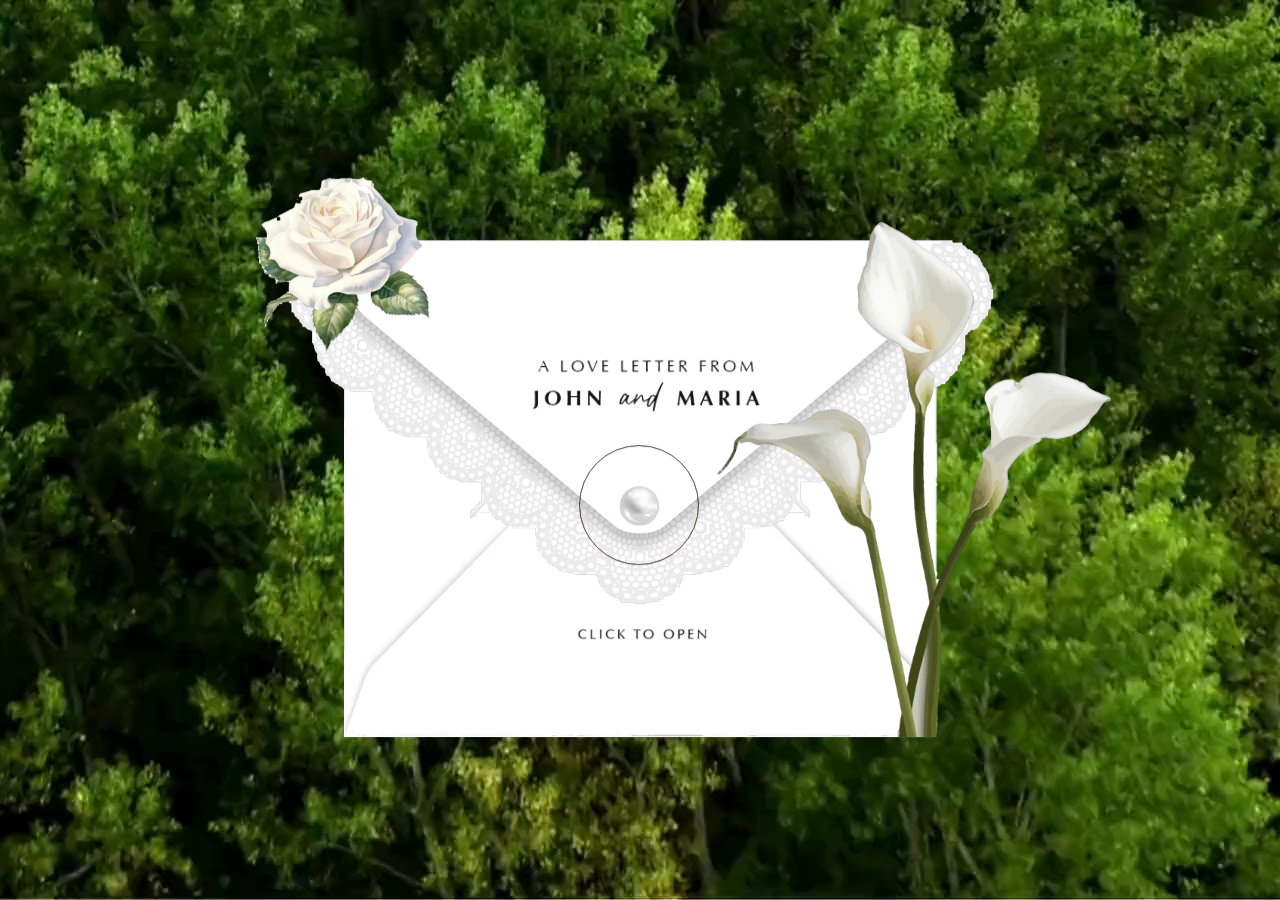
<file: index.html>
<!doctype html> <html lang="en" class="is-sealed is-overture"> <head> <meta charset="utf-8"> <meta name="viewport" id="port" content="width=device-width,initial-scale=1,viewport-fit=cover"> <script>!function(){var t=Math.min(screen.width||9999,screen.height||9999),e=!(!window.matchMedia||!window.matchMedia("(pointer: coarse)").matches)||(navigator.maxTouchPoints||0)>1;function i(){var i,s=document.documentElement,n=(i=window.innerWidth<window.innerHeight,e&&(t<820||t<1100&&i));if(n!==/ is-wide-phone\b/.test(" "+s.className)){var o=document.getElementById("port");n?(o&&o.setAttribute("content","width=980, viewport-fit=cover"),s.className=(s.className+" is-wide-phone").trim()):(o&&o.setAttribute("content","width=device-width, initial-scale=1, viewport-fit=cover"),s.className=s.className.replace(/\bis-wide-phone\b/,"").replace(/\s+/g," ").trim())}}i();try{var s=/ is-wide-phone\b/.test(" "+document.documentElement.className),n=document.createElement("video");n.className="env-woods",n.muted=!0,n.defaultMuted=!0,n.loop=!0,n.autoplay=!0,n.setAttribute("muted",""),n.setAttribute("loop",""),n.setAttribute("autoplay",""),n.setAttribute("playsinline",""),n.setAttribute("webkit-playsinline",""),n.setAttribute("aria-hidden","true"),n.setAttribute("tabindex","-1"),n.setAttribute("disablepictureinpicture",""),n.setAttribute("preload","auto"),n.setAttribute("poster",s?"assets/img/forest-first.jpg":"assets/img/forest-wide-first.jpg"),n.src=s?"assets/video/forest-loop.mp4?v=2":"assets/video/forest-wide.mp4?v=2",window.jmWoods=n}catch(t){}e&&t>=820&&(window.addEventListener("orientationchange",function(){setTimeout(i,60)}),window.addEventListener("resize",function(){setTimeout(i,60)},{passive:!0}))}()</script> <title>John + Maria</title> <meta name="description" content="John Rolly Gumbi and Ma. Rhea Gabas invite you to an intimate wedding in the forest. 2 February 2027, Timmy in the Woods, Antipolo, Rizal."> <meta name="theme-color" content="#EEEDE8"> <meta name="robots" content="noindex, nofollow"> <meta name="googlebot" content="noindex, nofollow"> <meta property="og:type" content="website"> <meta property="og:site_name" content="John + Maria"> <meta property="og:url" content="https://byjohnandmaria.com/"> <meta property="og:title" content="John + Maria &middot; 02.02.2027"> <meta property="og:description" content="An intimate wedding in the middle of the forest. Timmy in the Woods, Antipolo."> <meta property="og:image" content="https://byjohnandmaria.com/assets/img/og-cover.jpg?v=1"> <meta property="og:image:secure_url" content="https://byjohnandmaria.com/assets/img/og-cover.jpg?v=1"> <meta property="og:image:type" content="image/jpeg"> <meta property="og:image:width" content="1200"> <meta property="og:image:height" content="630"> <meta property="og:image:alt" content="John and Maria on a grass hill at dusk"> <meta name="twitter:card" content="summary_large_image"> <meta name="twitter:title" content="John + Maria &middot; 02.02.2027"> <meta name="twitter:description" content="An intimate wedding in the middle of the forest. Timmy in the Woods, Antipolo."> <meta name="twitter:image" content="https://byjohnandmaria.com/assets/img/og-cover.jpg?v=1"> <link rel="icon" href="assets/img/icon-32.png?v=3" sizes="32x32" type="image/png"> <link rel="icon" href="assets/img/icon-64.png?v=3" sizes="64x64" type="image/png"> <link rel="icon" href="assets/img/icon-180.png?v=3" sizes="180x180" type="image/png"> <link rel="icon" href="assets/img/icon-32-light.png?v=3" sizes="32x32" type="image/png" media="(prefers-color-scheme: dark)"> <link rel="icon" href="assets/img/icon-64-light.png?v=3" sizes="64x64" type="image/png" media="(prefers-color-scheme: dark)"> <link rel="icon" href="assets/img/icon-180-light.png?v=3" sizes="180x180" type="image/png" media="(prefers-color-scheme: dark)"> <link rel="apple-touch-icon" href="assets/img/icon-apple.png?v=3"> <link rel="preload" href="assets/fonts/lato-400.woff2" as="font" type="font/woff2" crossorigin> <link rel="stylesheet" href="assets/css/reset.css?v=25"> <link rel="stylesheet" href="assets/css/style.css?v=279"> <script>!function(){var t="https://script.google.com/macros/s/AKfycbwX7itsDawc_Cr2QFfYpwr4Q4VMH3MoiU3BDVISYa8P35Sl_t4vzWMe3ndbmg5jAn4N/exec";document.documentElement;return void function(){var c=/[?&](?:i|code)=([A-Za-z0-9_-]{3,24})/.exec(location.search||""),o=c?c[1]:"",i=null;try{i=JSON.parse(window.localStorage.getItem("jm-let-in")||"null")}catch(t){}!o&&i&&i.code&&(o=i.code);if(!o)return;if(i&&i.code===o&&i.found)return n(i),void e();fetch(t+"?code="+encodeURIComponent(o)).then(function(t){return t.json()}).then(function(t){if(t&&t.found){t.code=o,n(t),e();try{window.localStorage.setItem("jm-let-in",JSON.stringify(t))}catch(t){}}}).catch(function(){})}();function e(){try{if(!/[?&](?:i|code)=/.test(location.search||""))return;var t=(location.search||"").replace(/^\?/,"").split("&").filter(function(t){return t&&!/^(?:i|code)=/.test(t)}).join("&");history.replaceState(null,"",location.pathname+(t?"?"+t:"")+(location.hash||""))}catch(t){}}function n(t){window.__jmInvite=t;try{window.dispatchEvent(new CustomEvent("jm-invite",{detail:t}))}catch(t){try{var e=document.createEvent("Event");e.initEvent("jm-invite",!1,!1),window.dispatchEvent(e)}catch(t){}}}}()</script> <script>!function(){try{var e=document.createElement("div");e.style.cssText="position:absolute;top:-9999px;width:100px;height:100px;overflow:scroll",document.documentElement.appendChild(e);var t=e.offsetWidth-e.clientWidth;e.parentNode.removeChild(e),document.documentElement.style.setProperty("--sbw",t+"px")}catch(e){}}(),function(){var e=/(^|[?&])open=1(&|$)/.test(location.search);if(!e)try{"1"===window.sessionStorage.getItem("jm-open")&&(e=!0,window.sessionStorage.removeItem("jm-open"))}catch(e){}if(!e)try{var t="";if(window.performance&&performance.getEntriesByType){var o=performance.getEntriesByType("navigation")[0];o&&(t=o.type||"")}!t&&window.performance&&performance.navigation&&(t=1===performance.navigation.type?"reload":""),"reload"!==t&&"1"===window.sessionStorage.getItem("jm-seen")&&(e=!0)}catch(e){}if(e){var n=document.documentElement;n.className=(n.className.replace(/\bis-sealed\b/,"").replace(/\bis-overture\b/,"")+" is-straight-in").trim()}}()</script> </head> <body> <svg class="sprite" aria-hidden="true" focusable="false" xmlns="http://www.w3.org/2000/svg" xmlns:xlink="http://www.w3.org/1999/xlink"><symbol id="jm" viewBox="0 0 823 982"><path fill="currentColor" fill-rule="evenodd" d="M462 976C462 976 463 975 463 974C465 973 466 971 466 970C467 969 467 968 467 967C468 966 468 964 469 963C469 962 469 961 470 960C471 953 471 961 471 817C471 679 471 686 470 677C470 676 470 675 470 674C469 674 469 673 469 672C469 670 463 660 460 658C460 658 459 657 459 657C458 656 459 656 476 656C494 656 494 656 494 657C495 657 495 658 495 658C495 658 495 659 496 659C496 660 496 660 496 660C496 661 496 661 496 662C498 665 499 667 500 669C500 671 501 672 502 673C502 674 502 674 502 675C502 675 502 675 502 676C503 677 503 678 504 678C504 679 504 680 504 680C505 681 505 682 506 683C506 684 506 685 506 685C507 686 507 687 508 688C508 689 508 690 509 692C510 692 510 694 510 694C511 696 512 697 512 699C512 699 513 700 513 701C514 703 514 703 515 706C516 707 516 708 516 708C517 709 517 710 518 711C518 712 518 712 518 712C518 712 518 713 518 713C518 713 519 714 519 714C519 714 519 715 520 716C520 717 520 718 521 720C522 721 522 722 522 723C523 723 523 725 524 726C526 730 526 731 526 732C527 732 527 734 528 734C528 735 528 736 528 737C529 737 529 738 530 739C530 740 530 741 531 742C531 742 531 743 532 744C532 744 532 745 533 746C534 749 534 749 534 750C535 751 535 752 535 752C535 752 535 753 536 753C536 754 536 755 536 755C537 756 537 757 537 757C538 758 538 759 538 760C539 761 539 762 540 762C541 765 541 766 542 767C542 769 543 771 544 772C544 772 544 773 544 773C544 773 544 774 544 774C545 776 546 777 547 780C548 781 548 783 548 783C549 784 549 785 550 787C550 788 551 790 552 790C552 791 552 792 552 792C552 792 552 793 553 793C553 793 553 794 553 794C553 794 553 794 554 795C554 796 554 797 555 799C556 802 557 803 558 804C558 805 558 805 558 806C558 806 558 806 558 807C559 808 559 809 560 809C560 810 560 811 560 811C561 812 561 813 561 814C562 816 564 820 564 821C565 822 565 822 565 822C565 822 566 823 566 824C566 826 567 827 567 827C567 827 567 827 568 828C568 828 568 830 569 830C569 831 569 832 570 833C570 833 570 834 570 835C570 835 571 836 571 836C572 837 572 838 572 839C573 840 573 841 573 842C574 842 574 844 575 845C576 847 576 848 576 849C577 849 577 850 577 851C578 853 578 853 580 856C580 856 580 857 580 857C580 857 580 858 580 858C581 860 582 861 582 863C583 864 584 866 584 868C585 868 585 869 586 870C586 872 586 872 587 874C588 875 588 876 588 877C589 878 589 879 590 880C590 882 591 882 591 884C592 885 592 886 592 886C593 887 593 888 593 888C593 888 593 889 594 889C594 889 594 890 594 890C594 890 594 891 594 891C596 893 596 894 597 896C597 897 598 898 598 898C598 899 598 900 598 900C599 901 599 902 600 903C600 904 600 905 601 907C602 908 602 909 602 910C603 911 603 912 604 912C604 913 604 914 605 916C606 917 606 919 607 919C607 920 607 921 608 922C608 922 608 923 608 924C609 924 609 926 610 926C610 927 610 928 610 928C610 928 611 930 611 930C612 931 612 932 612 933C613 934 613 934 613 934C613 934 613 935 614 936C614 936 614 937 614 937C615 938 615 938 616 937C616 936 617 934 618 933C618 933 618 932 618 932C618 932 618 931 618 930C619 930 619 929 620 928C620 928 620 927 620 926C620 926 621 925 621 924C622 923 622 922 622 921C623 921 623 920 623 920C624 919 624 918 624 917C625 916 625 915 625 915C626 914 626 913 626 912C627 911 627 910 628 910C628 909 628 908 628 908C628 907 629 906 629 906C630 905 630 904 630 903C632 900 633 896 634 896C634 895 634 894 635 893C635 891 636 890 636 889C637 888 637 887 637 887C637 887 637 887 638 886C638 884 639 883 639 883C639 883 640 882 640 880C640 879 641 878 641 878C641 878 641 877 642 877C642 876 642 875 643 874C644 872 644 871 644 870C645 869 645 869 645 869C645 868 645 868 646 867C646 866 647 864 648 863C648 862 648 861 649 858C650 858 650 857 650 856C651 855 651 854 652 853C652 853 652 852 652 851C653 850 653 850 653 850C653 850 653 849 653 849C654 849 654 848 654 848C654 848 654 847 654 846C655 846 655 845 656 844C656 843 656 842 657 841C657 841 657 840 658 839C658 839 658 838 659 837C659 835 660 834 660 832C661 832 661 831 661 831C661 831 661 830 662 830C662 828 663 827 664 824C664 823 666 821 666 819C667 818 667 816 668 816C668 815 668 814 669 812C670 811 670 809 670 809C671 808 671 807 672 806C672 805 672 804 673 802C674 801 674 800 675 799C675 798 675 797 676 797C676 796 676 795 677 794C678 792 678 791 678 790C679 790 679 788 680 787C681 785 681 784 682 783C682 782 682 782 682 782C682 782 682 781 682 780C683 780 683 779 684 778C684 778 684 777 684 776C684 776 685 775 685 774C686 772 687 771 688 769C688 769 688 768 688 768C688 768 688 767 688 766C689 766 689 765 690 764C690 764 690 763 690 763C690 763 690 762 690 762C691 761 691 760 692 760C692 759 692 758 692 757C693 757 693 756 694 755C694 754 694 753 694 753C695 752 696 750 696 749C697 747 697 746 698 745C698 745 698 744 699 742C700 741 700 739 700 739C701 738 701 737 701 736C702 736 702 734 702 734C703 733 703 733 703 733C703 733 703 732 704 731C705 728 706 726 707 723C708 722 708 720 708 720C709 719 711 715 712 713C712 712 712 711 713 710C714 708 714 707 714 706C715 705 715 704 716 703C716 703 716 702 717 701C717 700 718 699 718 698C718 698 718 697 718 696C719 696 719 695 720 694C721 691 721 691 722 690C722 689 722 688 722 688C722 688 722 687 722 687C723 686 723 685 724 685C724 684 724 683 724 683C724 682 725 681 725 680C726 678 727 677 728 676C728 675 728 674 728 674C728 674 728 673 728 673C729 672 730 671 730 668C731 668 731 666 732 666C732 665 732 664 733 662C734 661 734 659 735 659C735 658 735 658 735 658C735 657 735 657 736 657C736 656 736 656 752 656C768 656 768 656 767 657C765 659 761 666 761 669C761 669 761 670 761 671C760 672 760 673 760 678C759 682 759 690 759 816C759 961 759 954 760 960C761 961 761 962 761 962C761 963 761 964 762 964C762 965 762 965 762 966C762 966 762 966 762 967C763 967 763 968 763 968C763 969 763 969 764 970C764 970 764 970 764 970C764 971 766 974 767 975C768 975 768 976 768 976C768 976 724 976 723 976C723 976 723 975 724 975C725 974 728 969 728 968C728 968 728 968 728 967C729 967 730 963 730 962C730 962 730 961 730 960C732 955 732 961 732 814C732 703 732 679 732 679C731 679 731 680 731 681C730 682 730 683 730 683C729 684 729 685 729 686C728 687 728 688 728 688C727 689 727 690 726 691C726 692 726 693 726 693C725 694 723 699 722 700C722 702 722 702 721 704C720 705 720 706 720 707C719 708 719 709 718 710C718 710 718 711 718 711C718 711 718 712 718 712C717 714 716 715 715 717C715 719 714 720 714 721C713 722 713 722 713 723C713 723 713 723 712 724C712 724 712 726 711 726C711 727 711 728 710 729C710 729 710 730 710 731C709 732 708 733 708 736C707 736 707 737 707 737C707 737 707 738 706 738C706 739 706 740 705 741C704 743 704 744 704 745C703 746 703 746 703 746C703 746 703 747 702 748C702 749 701 750 700 752C700 753 700 754 700 755C699 755 699 756 698 757C698 759 697 760 696 762C696 762 696 763 696 763C696 763 696 764 696 764C695 765 694 766 694 768C693 769 693 771 692 772C692 772 692 774 691 774C691 774 691 776 690 777C689 778 689 780 688 781C688 781 688 782 688 782C688 782 688 783 688 783C687 784 687 785 686 785C686 786 686 787 686 787C686 787 686 787 686 788C685 789 684 791 683 793C683 794 683 795 682 795C682 795 682 796 682 797C681 798 681 799 680 800C680 800 680 801 679 802C678 805 678 805 678 806C677 807 677 808 677 808C677 808 677 809 676 809C676 810 675 812 675 813C675 814 674 815 674 816C673 817 673 818 672 819C672 819 672 821 671 822C670 824 670 825 670 825C669 826 669 827 669 828C668 830 667 831 666 832C666 833 666 834 666 834C666 834 665 836 664 838C664 840 663 842 662 842C662 844 661 846 660 847C660 847 660 848 660 848C660 848 660 849 660 850C659 850 659 851 658 852C658 852 658 853 658 853C658 853 658 854 658 854C657 855 656 857 656 859C655 860 655 860 655 861C654 862 653 864 652 866C652 867 652 868 652 868C651 869 651 869 651 869C651 870 651 870 650 871C650 871 650 872 650 872C650 872 650 873 649 874C648 876 648 876 647 879C646 880 646 882 646 882C645 883 645 884 643 887C643 889 642 890 642 892C641 892 641 893 641 893C641 893 641 894 640 894C640 895 640 896 640 897C639 897 639 898 638 899C638 899 638 900 638 900C638 900 638 901 638 901C637 902 637 902 637 902C637 903 637 903 636 904C636 906 636 906 635 908C634 910 634 911 633 913C632 914 632 914 632 914C632 915 632 915 632 916C631 916 631 917 630 918C630 920 629 921 628 922C628 923 628 924 628 924C628 924 628 925 628 925C626 927 626 928 625 930C625 931 625 932 624 932C624 933 624 933 624 933C624 934 624 934 624 935C623 935 623 936 622 937C622 937 622 938 622 938C622 938 622 939 622 940C621 940 621 941 620 942C620 942 620 943 620 944C619 944 619 945 619 945C619 945 619 946 618 946C618 947 618 948 618 949C617 950 617 951 616 951C616 952 616 953 616 954C615 955 614 956 614 958C613 959 613 960 612 960C612 961 612 962 612 963C611 963 611 964 611 965C610 966 610 967 610 968C609 968 609 969 609 969C609 969 609 970 608 970C608 971 607 973 607 974C607 974 606 975 606 975C606 975 606 975 603 970C603 969 603 968 602 968C602 967 602 965 601 964C600 962 600 961 599 960C599 960 599 959 598 958C598 958 598 957 598 956C596 954 596 953 594 948C593 946 592 943 592 942C591 942 591 941 590 940C590 940 589 937 588 934C587 932 586 929 586 929C585 928 585 927 584 926C584 926 584 925 584 924C583 924 583 922 582 921C581 919 581 918 580 917C580 916 580 915 579 915C579 914 579 913 579 913C578 912 578 912 578 911C576 908 576 907 576 906C575 905 575 904 574 903C574 902 573 900 572 898C572 898 572 897 572 897C571 896 571 896 571 895C570 894 570 892 569 891C568 890 568 888 568 887C567 887 567 886 566 885C566 884 566 883 566 883C565 882 565 881 564 881C564 880 564 879 564 879C564 879 564 879 564 878C563 878 563 878 563 877C563 877 562 876 562 875C562 874 561 873 561 872C561 872 561 872 560 871C560 870 559 868 559 868C559 868 559 867 558 866C558 865 557 863 557 862C556 862 556 860 556 860C555 859 555 858 554 858C554 857 554 856 554 856C553 855 552 853 552 851C551 849 550 847 550 846C549 846 549 844 548 844C548 842 547 841 547 840C546 839 546 837 545 835C543 831 542 829 542 828C541 827 541 827 541 827C541 827 541 826 540 825C540 824 539 822 539 821C538 820 538 819 537 818C537 818 536 816 536 816C536 814 535 813 534 812C534 811 533 809 532 807C531 803 530 803 529 800C529 799 529 798 528 798C528 797 527 795 526 794C526 793 526 792 525 791C525 790 524 789 524 788C524 788 524 787 524 787C523 784 521 782 521 780C520 779 519 777 518 775C518 773 517 771 516 771C516 770 516 769 516 769C516 768 515 767 515 766C513 764 513 763 512 762C512 761 512 760 511 759C511 758 511 757 510 757C510 755 509 754 509 753C508 752 507 750 506 748C506 746 505 744 504 743C504 743 504 742 504 741C504 741 502 739 502 736C500 732 499 731 498 730C498 729 498 728 498 728C498 728 498 727 497 726C497 725 496 723 495 720C494 718 493 716 492 716C492 715 492 714 492 713C491 713 490 711 490 709C489 707 488 705 487 704C487 703 487 702 486 702C486 701 486 700 486 700C485 699 485 698 484 696C484 695 483 693 482 692C482 690 481 689 480 688C480 687 480 686 480 686C477 681 477 680 476 680C476 680 476 718 476 816C476 967 476 954 478 960C478 961 478 962 478 963C478 963 478 964 478 964C479 965 479 966 479 966C479 966 479 967 480 967C480 968 480 969 480 969C480 969 480 970 480 970C481 970 481 971 482 972C482 972 483 973 484 974C484 975 485 976 485 976C484 976 463 976 462 976ZM10 870C6 869 6 864 10 862C10 861 12 860 12 860C13 859 14 859 14 859C14 859 19 856 20 855C21 855 22 854 22 854C22 854 23 853 24 853C24 853 26 852 27 851C30 849 31 848 34 847C39 843 43 841 44 840C45 839 47 838 48 838C48 837 50 836 50 836C51 836 55 833 61 829C63 828 65 826 66 826C68 825 69 824 70 823C71 822 74 820 77 819C79 817 81 816 82 816C82 815 82 815 83 815C83 815 83 815 84 814C84 814 86 813 86 812C87 812 88 811 88 811C89 811 93 808 95 807C96 806 96 806 97 805C98 805 99 804 100 803C101 803 102 802 102 802C103 801 114 794 116 792C118 791 121 789 125 786C126 786 126 785 126 785C128 784 128 784 130 783C131 782 133 780 135 779C137 778 140 776 140 775C142 775 143 774 144 773C145 772 147 771 148 770C149 769 151 768 152 767C153 766 154 766 155 765C156 765 156 764 158 763C158 763 160 761 162 760C167 757 167 756 169 755C171 754 176 750 180 747C182 746 185 744 186 742C188 741 190 740 190 740C190 739 191 739 192 739C192 738 193 737 194 737C195 736 196 735 197 735C198 734 199 733 201 732C203 730 205 729 206 728C207 727 208 726 210 725C211 724 214 722 215 721C216 720 218 719 220 718C221 716 222 715 223 715C223 715 225 714 227 712C230 709 231 708 233 707C234 706 237 704 239 702C242 700 245 698 246 698C246 697 248 695 249 695C250 694 252 692 253 692C254 691 256 688 258 687C262 683 262 684 266 681C267 680 269 678 270 677C271 676 274 674 276 672C278 670 280 668 280 668C281 668 282 667 283 666C284 665 285 664 286 663C289 660 291 659 292 658C292 657 294 656 295 655C296 654 300 651 303 648C306 645 311 641 313 639C315 637 318 634 320 632C322 631 323 630 323 630C323 629 324 629 325 628C326 626 327 626 328 626C328 626 330 626 333 623C336 620 338 618 340 616C343 613 350 607 352 605C354 603 357 600 360 598C366 592 385 573 389 569C391 566 392 565 393 564C393 563 394 561 395 560C395 558 396 557 396 556C396 556 397 555 397 554C397 554 397 553 398 553C398 552 398 552 398 552C398 552 398 551 399 550C400 547 401 545 402 543C402 542 402 540 403 540C403 540 403 539 404 538C404 537 404 535 404 535C405 534 405 533 406 532C406 530 406 529 407 527C408 526 408 524 408 524C408 524 408 522 409 521C410 519 410 517 410 517C410 516 411 515 411 513C412 511 412 511 412 509C411 509 411 507 411 506C411 504 411 503 411 503C410 503 410 502 410 500C410 498 410 497 408 492C408 491 408 490 407 489C407 488 406 487 406 486C406 486 406 485 405 485C405 484 405 484 405 484C405 483 402 478 401 476C400 474 400 474 397 474C394 476 392 476 392 476C392 476 391 476 390 476C389 477 383 478 380 478C375 479 364 479 360 479C356 478 354 478 354 478C354 477 353 477 353 477C350 477 345 475 343 473C333 467 320 456 316 448C315 448 314 446 314 446C313 445 312 444 312 444C307 436 306 435 300 428C298 426 291 419 287 415C280 409 279 407 281 404C282 403 283 403 287 403C293 403 309 403 311 404C312 404 316 404 319 404C322 404 326 404 328 404C330 405 333 405 335 405C337 405 340 405 342 405C344 406 348 406 350 406C353 406 355 406 356 406C356 407 358 407 360 407C362 407 363 407 364 408C365 408 366 408 368 408C369 409 373 410 374 411C374 411 375 411 376 412C377 412 378 412 378 412C378 413 379 413 380 414C381 414 384 416 386 418C389 420 395 426 398 429C398 430 400 432 400 432C401 434 402 436 404 439C406 443 406 444 408 448C409 452 409 458 408 462C408 463 408 464 408 465C408 466 408 468 408 468C408 469 408 470 408 471C411 477 414 482 415 486C416 488 417 488 417 487C417 486 417 485 417 484C418 483 418 481 418 480C418 478 418 477 418 476C419 475 419 471 420 466C420 464 420 461 420 459C421 454 421 442 421 427C421 411 422 413 417 411C416 410 414 409 414 409C413 409 411 408 410 407C406 405 406 405 402 401C396 397 390 391 386 387C386 386 385 385 384 385C384 384 381 381 380 379C378 377 377 375 376 374C375 372 375 371 374 370C374 369 371 363 370 359C369 357 369 356 369 356C369 355 368 354 368 353C368 352 367 351 367 350C367 347 366 344 366 343C366 343 366 341 366 340C365 337 365 320 365 318C366 318 366 316 366 314C366 312 366 310 366 310C367 309 367 307 368 305C368 303 368 300 369 300C369 299 369 298 370 297C370 296 370 295 370 295C370 294 371 293 372 288C373 287 374 285 374 284C375 283 375 282 375 282C375 281 376 280 376 280C377 278 377 278 377 278C377 277 378 276 378 275C380 272 382 266 383 265C383 264 384 263 384 262C384 261 385 260 385 259C386 257 386 256 386 255C387 254 388 250 389 245C390 243 390 242 391 241C391 241 391 239 392 238C392 237 392 235 392 234C393 232 394 229 395 224C396 218 396 218 397 217C398 215 401 215 403 216C404 217 405 218 408 224C410 228 412 232 412 234C414 235 416 240 417 242C417 242 418 243 418 244C419 245 420 247 421 248C422 249 423 251 424 252C424 254 426 256 426 257C427 258 428 260 428 260C430 262 431 264 431 264C432 265 434 268 436 272C436 272 437 273 437 274C438 275 441 281 442 283C442 283 442 284 443 284C443 285 444 286 446 291C446 291 446 292 446 293C447 294 447 295 448 295C448 296 448 297 448 297C448 297 448 297 448 298C448 298 449 298 449 299C449 300 450 301 450 302C451 306 452 308 453 310C453 311 454 312 454 313C454 313 454 314 455 315C455 315 455 316 455 316C455 316 455 317 455 317C456 318 456 318 456 319C456 320 456 321 456 322C457 325 458 330 458 337C458 344 458 345 457 351C456 352 456 354 456 355C456 356 456 357 456 357C455 357 455 358 455 359C455 360 454 362 454 362C454 365 450 376 448 378C448 379 448 380 447 381C446 385 443 391 440 395C437 401 432 408 429 412C428 413 428 414 428 414C428 419 428 455 427 461C427 463 427 465 427 467C427 469 427 472 426 473C426 476 426 477 425 482C425 485 425 487 424 487C424 488 424 489 424 490C424 492 424 494 423 494C423 495 423 496 423 496C423 497 423 498 423 498C422 499 422 500 422 501C422 502 421 505 421 506C421 508 420 510 420 510C420 511 420 513 420 513C419 515 418 518 418 520C418 520 417 522 417 523C416 524 416 525 416 526C416 527 415 529 415 530C414 532 413 535 413 536C413 536 413 537 412 537C412 538 410 544 410 545C410 545 411 545 412 543C413 543 414 541 415 540C416 539 418 537 419 536C420 534 420 533 421 533C421 532 428 525 430 522C430 521 432 519 433 518C434 517 436 515 437 513C438 511 439 510 439 509C440 509 440 508 441 507C442 506 442 505 443 505C443 504 444 503 445 502C448 498 448 497 450 496C452 493 452 493 457 485C461 479 464 474 464 474C464 473 464 473 466 471C466 470 467 469 467 469C467 468 468 468 468 467C468 466 469 465 470 464C470 464 470 463 471 462C471 462 471 461 472 460C472 460 473 458 473 458C474 457 475 455 476 454C477 452 478 450 479 448C480 447 481 445 481 445C481 445 482 443 483 442C483 441 485 439 486 437C486 436 487 434 488 434C488 434 488 433 488 432C489 432 489 431 490 430C491 429 495 421 497 418C497 417 498 416 498 415C499 414 500 413 500 413C500 412 501 411 501 410C502 409 502 409 502 391C502 373 502 373 503 371C504 368 508 368 510 371C511 372 511 372 511 382C511 387 511 391 511 391C511 392 512 391 513 389C514 387 515 385 516 383C517 382 518 380 518 379C519 378 520 376 521 374C522 372 524 369 525 366C531 354 534 348 537 345C537 345 538 343 539 342C543 337 549 331 552 328C554 327 554 326 551 326C544 323 538 316 536 307C535 302 535 302 535 295C535 288 536 284 537 283C538 282 537 281 536 281C535 281 534 280 528 278C527 278 526 278 526 278C526 277 525 277 525 277C524 277 513 271 511 269C505 264 500 259 497 254C496 253 495 251 494 250C494 249 493 248 493 247C493 247 492 246 492 245C491 244 487 234 487 233C487 233 487 232 486 232C486 231 486 231 486 230C486 230 486 230 486 229C485 229 485 228 485 227C485 226 484 224 484 223C484 221 483 219 483 218C483 217 483 216 482 215C482 214 482 212 482 209C482 206 481 203 481 202C481 201 481 200 481 199C481 198 481 196 481 196C481 195 480 192 480 190C479 181 478 174 477 170C476 166 474 159 473 157C473 156 473 156 473 156C473 156 473 155 472 154C472 153 471 151 471 150C470 149 467 143 466 142C466 142 466 141 465 140C464 139 463 137 462 135C458 130 454 121 452 115C449 106 451 96 458 90C459 89 463 86 463 86C463 86 464 86 464 85C465 85 467 84 468 84C469 83 470 83 470 82C471 82 472 82 473 81C475 81 478 80 478 80C478 80 479 80 480 80C484 78 498 78 505 79C512 79 520 80 520 80C520 81 521 81 523 81C529 82 531 83 531 86C531 88 530 90 528 90C527 91 526 91 526 91C526 90 521 89 518 89C517 89 515 89 515 88C514 88 512 88 504 87C498 87 490 87 484 88C479 88 473 90 470 92C465 94 461 99 460 102C460 102 460 103 459 104C459 105 459 110 460 112C460 114 461 116 463 119C463 119 463 120 464 121C465 123 466 126 468 128C469 131 472 136 472 136C474 138 480 151 482 157C483 158 483 159 484 160C484 161 484 162 484 162C484 163 485 164 485 165C485 166 486 168 486 168C486 169 486 170 486 171C487 172 487 174 487 175C487 178 488 184 488 188C489 191 489 193 489 194C489 195 489 197 490 198C490 198 490 201 490 204C491 215 491 215 492 221C494 226 496 233 497 237C498 238 498 240 498 240C499 240 499 241 500 243C501 244 502 246 502 246C502 247 504 249 504 250C505 250 505 251 505 251C506 251 506 252 507 253C509 256 514 261 517 263C518 264 519 264 519 264C520 266 526 269 527 269C528 269 528 268 526 266C520 260 514 251 510 241C510 241 510 240 510 240C509 239 509 238 509 238C509 237 508 236 508 235C507 231 506 226 505 218C504 213 504 196 505 192C505 191 505 188 506 186C506 184 506 181 506 181C507 180 507 179 507 179C507 178 508 174 508 173C509 173 509 171 509 170C510 168 510 167 510 166C511 166 511 165 511 164C512 163 512 161 513 160C514 158 514 157 514 156C515 155 516 153 516 152C517 151 517 150 517 150C517 150 518 147 519 146C519 146 519 145 519 145C519 145 520 142 520 141C521 139 527 123 527 122C527 122 527 121 527 121C528 121 528 119 528 118C529 116 529 115 529 114C530 114 530 113 530 112C530 112 530 111 530 110C531 110 531 109 531 108C531 108 531 106 532 106C533 102 533 101 533 95C533 92 533 89 533 88C533 88 532 86 532 85C532 84 532 83 532 82C531 82 531 81 531 81C531 80 527 71 526 68C525 67 525 67 525 66C525 66 525 66 525 65C524 64 523 58 523 56C523 53 524 47 525 46C525 45 525 45 525 44C525 44 527 39 528 38C531 34 536 28 540 25C543 22 546 20 548 19C549 18 551 17 552 17C553 16 555 15 557 14C568 8 569 8 571 10C574 12 574 14 571 17C569 19 563 31 563 32C563 33 563 33 563 33C562 33 561 37 561 39C561 40 560 42 560 42C559 47 560 55 562 62C564 65 564 64 564 53C564 47 564 44 564 43C564 42 565 41 565 40C565 37 566 35 566 33C566 32 567 31 567 30C568 28 569 25 570 25C570 24 570 24 570 24C570 24 570 23 570 23C570 23 571 22 572 21C574 17 577 14 580 13C582 11 585 9 586 9C587 9 588 9 588 9C591 8 600 7 604 8C605 8 607 8 609 8C610 8 612 8 613 9C619 10 619 10 625 10C631 10 632 10 634 10C636 9 637 9 637 9C638 9 639 9 640 9C641 8 644 8 647 7C649 7 658 7 660 7C660 7 661 8 662 8C666 9 668 9 670 10C682 15 691 23 699 33C700 35 700 36 701 36C701 37 706 47 707 49C708 51 707 51 714 51C723 51 730 51 736 52C737 53 738 53 739 53C740 53 748 56 750 57C755 59 759 62 761 65C764 68 770 74 773 78C783 87 785 90 786 91C787 92 789 94 790 95C796 101 797 103 798 110C799 113 799 121 799 124C798 125 798 126 798 127C798 129 797 130 796 132C796 132 796 133 796 134C794 138 791 143 786 147C784 149 783 150 783 151C783 151 784 151 784 151C787 152 789 152 790 153C792 153 796 155 796 156C797 156 797 156 797 156C798 156 803 160 805 162C808 166 813 174 814 178C816 185 817 192 816 197C814 201 814 203 814 204C813 204 813 205 812 206C809 213 802 221 795 227C792 229 787 232 785 232C785 232 784 232 784 232C784 233 784 233 783 233C782 233 781 234 780 234C779 234 777 235 777 235C776 235 775 235 775 236C774 236 773 236 773 236C772 236 772 236 771 236C770 237 769 237 768 237C766 237 763 238 761 238C758 239 757 239 756 240C756 240 754 240 753 241C751 241 746 244 745 245C745 245 743 246 742 247C739 249 734 254 730 258C730 258 728 260 727 262C725 264 723 266 723 267C723 268 721 270 718 273C717 274 716 275 716 276C716 276 715 277 715 277C715 277 714 278 714 278C713 279 712 281 710 282C708 285 707 286 704 291C702 292 700 295 699 296C696 299 686 307 681 309C680 310 680 310 679 310C679 311 674 313 672 314C669 315 666 316 664 317C662 318 659 319 655 320C654 321 650 321 647 322C644 322 629 322 626 322C626 322 624 321 623 321C622 321 621 321 620 321C618 320 616 320 613 319C608 318 607 317 606 316C605 316 605 316 605 316C604 316 594 311 590 309C590 308 588 308 588 307C587 307 586 306 586 306C585 306 584 306 583 305C577 302 570 298 567 295C567 295 566 294 566 294C566 294 562 290 561 288C560 288 560 286 559 285C559 284 558 283 558 283C558 283 556 283 552 283C549 283 546 283 546 283C544 283 544 283 544 284C545 285 544 287 544 288C544 291 543 295 544 299C544 310 548 316 554 318C557 319 566 318 568 317C572 315 579 312 581 311C582 311 585 310 585 310C588 308 592 311 592 313C592 315 590 317 588 318C588 318 587 318 586 318C585 319 584 319 583 320C581 320 577 322 575 323C569 326 569 326 565 329C553 337 543 349 536 364C535 366 534 368 534 368C533 369 532 370 531 373C531 374 530 376 529 377C527 380 527 381 524 386C522 390 521 392 520 394C520 395 519 396 518 397C518 398 517 400 517 400C516 401 515 403 512 409C510 413 507 417 507 418C507 418 506 419 505 420C505 422 504 423 503 424C502 425 502 426 502 426C502 426 499 432 498 434C497 434 496 436 495 438C494 440 492 443 492 444C489 448 488 449 487 451C487 452 486 453 486 454C485 455 485 456 484 456C484 457 483 458 483 459C482 459 482 460 482 461C480 463 480 463 480 464C479 465 479 466 478 467C478 467 477 468 477 469C477 469 476 470 476 471C474 474 475 473 480 470C485 467 487 465 492 463C493 462 495 461 495 461C498 459 500 458 503 456C505 456 506 455 506 454C507 454 508 454 510 453C511 452 514 450 518 449C520 448 523 446 523 446C524 446 525 445 526 441C527 440 527 438 528 437C528 436 529 435 529 434C529 434 530 433 530 433C530 432 531 431 531 430C533 427 536 421 540 417C546 408 554 400 562 395C564 394 565 393 566 392C567 392 576 387 576 387C577 387 577 387 578 386C580 386 582 385 587 383C591 382 592 382 597 381C600 381 604 380 608 380C616 379 632 380 634 382C634 382 635 382 636 382C637 382 639 383 640 383C641 383 642 384 643 384C643 384 644 384 644 385C645 385 645 385 646 385C646 385 646 385 647 386C647 386 648 386 648 386C649 386 650 387 651 387C652 388 653 388 654 388C654 389 655 389 655 389C655 389 657 390 659 391C660 391 661 391 662 392C662 392 663 392 664 392C665 393 668 394 671 395C672 395 673 396 674 396C674 396 675 396 675 396C675 396 678 397 680 398C681 398 683 398 684 398C686 399 687 399 688 399C690 400 696 401 696 401C697 401 698 401 698 402C699 402 701 402 702 402C703 402 705 402 706 403C713 404 715 404 725 404C736 404 735 404 737 405C737 406 737 409 737 410C736 411 734 413 729 416C728 416 726 417 726 417C726 418 722 420 720 422C719 422 716 424 715 425C714 426 710 428 708 429C705 432 702 434 694 440C693 441 691 443 690 444C688 446 686 447 686 447C686 447 685 448 684 448C684 449 682 450 680 452C678 453 676 455 675 456C673 458 671 459 670 460C669 461 667 462 667 463C667 463 665 464 664 466C657 472 655 472 648 476C644 478 634 480 627 481C621 482 606 481 604 480C604 480 602 480 601 480C596 479 593 479 592 478C592 478 591 478 590 478C587 477 585 477 584 476C582 476 579 475 578 475C578 475 578 475 577 475C577 474 576 474 576 474C575 474 574 474 574 474C574 473 572 473 571 472C570 472 568 472 568 472C568 471 567 471 567 471C566 471 565 470 564 470C563 470 561 469 560 468C559 468 557 467 556 467C555 466 554 466 553 466C553 465 552 465 551 464C550 464 549 464 548 463C546 462 535 457 534 457C530 454 527 453 526 454C526 454 524 456 522 457C519 458 516 459 516 459C515 460 512 461 510 463C507 464 504 465 504 466C504 466 503 466 503 466C503 466 502 466 502 466C502 467 501 467 500 468C496 470 493 472 493 473C493 473 494 473 497 473C500 473 502 473 503 473C504 473 506 474 508 474C509 474 511 474 512 475C513 475 515 476 518 476C519 477 522 477 525 477C531 477 535 478 538 478C539 478 541 479 542 479C544 479 545 479 545 480C546 480 547 480 549 480C552 481 558 483 562 485C563 485 564 486 565 486C565 486 566 486 566 486C566 487 568 487 569 488C577 492 584 498 589 504C591 507 592 508 595 512C596 514 599 519 599 520C599 521 600 522 600 523C600 524 601 525 601 526C601 526 601 527 602 528C602 528 602 529 602 530C602 530 602 531 602 531C603 532 603 533 603 534C603 535 603 536 604 537C604 538 604 538 604 539C604 539 604 540 604 541C605 542 605 543 605 543C605 544 605 545 606 546C606 548 607 552 607 554C607 555 608 556 608 558C608 560 609 562 609 562C609 563 609 564 609 564C610 564 610 567 611 572C611 573 612 576 612 579C615 590 615 590 614 592C614 593 612 594 611 594C609 594 608 594 606 591C603 587 599 584 590 579C588 578 581 574 580 574C579 573 578 573 577 572C576 572 575 572 575 571C574 571 574 571 573 571C572 570 571 570 570 569C568 568 567 568 567 568C567 568 566 568 565 567C563 566 561 566 560 565C559 565 558 565 557 564C556 564 554 563 553 563C552 563 552 562 552 562C551 562 551 562 551 562C550 562 550 562 550 562C550 561 549 561 549 561C549 561 546 560 546 559C546 559 546 559 545 559C545 559 544 558 543 558C539 555 534 550 530 546C530 544 528 543 528 542C527 541 523 534 523 532C521 527 519 519 518 511C518 510 518 509 518 507C517 505 517 502 517 501C517 500 516 499 516 498C516 497 516 496 516 496C516 495 516 494 516 493C515 492 515 490 515 488C515 485 514 484 514 484C513 484 512 484 511 484C507 482 506 482 501 482C495 482 489 482 487 482C481 483 476 485 474 486C473 486 473 486 473 486C472 486 469 488 464 492C461 494 461 495 458 499C456 502 454 505 452 507C451 508 449 511 447 514C444 517 442 520 442 520C442 520 440 523 437 526C435 529 432 533 431 534C430 535 428 538 425 542C424 542 424 543 423 544C421 546 417 550 416 552C415 553 413 555 412 557C408 561 399 571 394 576C388 582 370 600 364 605C362 608 359 610 359 611C358 612 353 616 351 618C351 618 349 619 348 620C347 622 343 625 340 628C338 629 337 630 337 630C337 631 335 633 332 635C330 637 328 639 327 639C327 640 326 640 325 641C323 642 321 645 319 646C318 647 316 649 314 650C312 652 309 655 307 657C303 661 303 661 300 663C299 664 297 666 295 668C293 669 290 672 288 673C286 675 284 677 283 678C282 679 280 681 278 682C276 683 275 684 275 684C275 685 274 685 273 686C272 687 270 689 268 690C267 691 265 693 264 694C263 694 261 696 259 698C256 700 254 702 253 702C252 703 249 706 245 709C244 710 242 711 241 712C240 713 239 714 238 714C238 715 236 716 234 718C233 719 229 722 226 724C224 726 221 728 220 729C220 729 218 730 216 732C212 735 208 738 204 741C202 742 200 744 199 745C198 746 196 747 195 748C187 754 186 755 185 755C184 756 182 757 179 760C177 761 175 762 175 763C174 763 173 764 172 765C171 766 166 769 165 770C164 770 163 771 162 772C161 773 158 775 155 777C149 781 148 782 147 783C146 784 144 785 142 786C140 787 138 789 137 790C136 790 134 792 132 793C131 794 129 795 128 796C126 798 124 798 124 799C122 800 115 805 112 807C112 807 111 808 110 808C110 808 109 809 108 810C104 812 95 818 94 819C94 819 92 820 90 822C88 823 85 825 83 826C82 827 80 828 80 828C80 828 78 829 76 830C72 833 71 834 71 834C71 834 69 835 68 836C66 837 64 838 64 839C63 839 62 840 62 840C61 840 60 841 60 841C60 841 59 842 58 842C58 843 57 843 57 843C57 843 56 843 56 844C56 844 56 844 56 844C55 844 55 844 54 845C53 846 52 846 51 847C51 847 49 848 48 848C47 849 45 850 44 851C41 853 37 856 34 858C32 859 30 860 30 860C30 860 29 861 29 861C28 861 27 862 27 862C26 862 25 863 23 864C22 865 20 866 18 867C13 871 12 871 10 870ZM71 654C68 653 64 653 63 652C61 652 59 652 58 652C56 651 54 651 50 650C49 649 48 649 47 648C46 648 44 648 44 648C37 644 36 644 33 642C30 639 24 634 23 632C22 631 22 630 21 629C21 628 20 628 20 627C20 626 20 626 19 625C19 625 19 624 19 624C19 623 18 623 18 622C17 618 17 610 18 607C19 606 19 606 19 605C19 604 23 601 25 600C30 597 37 599 40 603C41 605 42 606 42 607C42 607 42 608 42 610C43 610 43 613 43 615C43 618 43 620 44 620C44 621 44 622 44 622C44 623 45 627 47 631C48 632 51 637 52 638C56 641 62 644 65 645C67 646 68 646 69 646C72 647 88 647 92 646C93 646 94 646 96 646C97 645 99 645 99 645C100 644 100 644 101 644C102 643 102 643 102 643C104 643 109 638 111 635C113 633 115 630 115 629C115 629 115 628 116 627C116 626 117 624 118 622C118 621 118 620 118 619C119 618 119 616 119 616C119 615 119 615 120 614C120 614 120 613 120 611C120 610 120 608 120 607C121 607 121 605 121 603C121 602 121 600 122 599C122 596 122 360 122 356C121 352 120 346 119 344C118 340 118 340 116 337C116 336 115 335 114 335C112 334 113 334 135 334C153 334 157 334 157 334C157 334 156 336 155 337C152 340 150 344 149 353C149 355 149 394 149 472C149 580 149 588 148 590C148 592 148 595 148 597C146 604 146 606 145 607C145 608 145 608 145 609C145 609 145 610 144 610C144 611 144 612 144 612C144 613 143 615 142 618C141 619 141 620 141 620C141 620 139 624 138 625C138 626 137 627 137 628C133 634 129 638 122 643C122 643 121 644 120 644C120 644 119 645 119 645C118 645 118 646 116 646C115 647 114 648 114 648C114 648 113 648 113 648C113 648 112 648 112 648C111 649 110 649 110 649C110 649 109 649 109 650C108 650 107 650 107 650C107 650 106 650 106 650C105 651 103 651 100 652C98 652 97 652 96 652C95 653 82 654 78 654C77 654 74 654 71 654ZM603 576C603 576 603 575 602 574C602 573 602 571 602 570C601 567 601 566 600 564C600 563 600 561 600 560C599 557 598 554 598 550C597 549 597 546 596 543C596 541 595 538 595 537C595 536 594 535 594 533C594 532 593 530 593 530C593 528 591 523 590 521C587 516 586 515 583 511C580 506 574 501 569 498C568 498 568 497 567 497C566 496 560 493 559 493C559 493 558 493 558 492C556 492 555 491 552 490C551 490 550 490 550 490C549 489 548 489 544 488C543 488 542 488 542 488C541 487 541 487 541 487C540 487 541 489 542 490C543 490 544 490 544 491C545 492 547 493 548 494C552 497 557 504 560 507C563 511 564 513 566 515C566 517 567 518 568 518C568 519 568 519 570 523C572 527 572 528 572 530C572 531 570 532 568 532C566 532 565 532 563 528C560 522 559 521 558 519C550 507 540 497 530 491C523 487 524 487 524 493C525 498 526 503 526 505C526 506 526 507 526 507C527 508 527 509 527 511C527 512 527 514 528 516C528 517 528 518 528 519C530 530 536 541 545 548C549 551 555 554 558 556C559 556 560 556 561 556C561 557 562 557 563 557C565 558 567 558 572 560C572 561 573 561 573 561C573 561 574 561 574 562C574 562 575 562 575 562C576 562 592 570 594 571C594 572 595 572 596 572C597 573 598 574 600 575C603 577 603 577 603 576ZM626 472C629 472 632 472 632 471C633 471 634 471 634 471C635 471 636 471 636 471C636 470 637 470 638 470C639 470 642 469 643 468C643 468 643 468 643 468C643 468 644 468 645 468C645 468 646 467 647 466C650 465 653 463 656 461C657 460 659 458 660 457C662 456 663 455 663 455C663 455 664 454 665 453C666 452 668 451 669 450C670 449 672 448 672 447C675 445 681 440 683 438C684 437 686 436 687 435C688 434 690 433 691 432C697 427 699 425 700 424C701 424 705 421 708 419C712 416 715 414 716 414C717 414 718 413 718 412C718 412 716 412 713 412C711 412 708 412 706 411C703 411 699 410 696 410C695 410 694 410 694 410C694 409 693 409 692 409C690 409 685 408 684 407C684 407 683 407 680 406C679 406 678 406 677 406C676 405 675 405 674 405C673 404 672 404 671 404C670 404 668 403 667 403C662 401 652 397 648 396C647 395 646 395 645 394C644 394 644 394 643 394C643 393 642 393 641 393C640 392 639 392 638 392C636 391 634 390 632 390C631 390 630 389 630 389C629 389 627 389 625 389C617 388 605 388 599 390C595 390 591 391 590 391C586 392 584 393 582 394C580 395 578 396 578 396C566 401 551 413 544 425C543 426 543 427 542 427C541 430 536 438 536 440C536 440 536 441 537 440C538 440 541 439 543 438C544 438 545 438 545 437C546 437 546 437 546 437C546 437 547 437 547 437C548 436 548 436 549 436C550 436 552 435 553 434C553 434 554 434 555 434C556 434 557 433 558 433C559 432 561 432 563 432C564 431 565 431 566 431C568 430 571 429 574 429C575 428 577 428 578 428C579 427 580 427 580 427C581 427 581 427 582 427C583 426 584 426 584 426C585 426 586 426 587 426C588 425 589 425 590 425C590 425 591 425 592 424C594 424 596 424 600 423C601 423 603 423 604 423C606 422 608 422 610 422C611 422 613 422 614 422C615 421 616 421 618 421C619 421 622 421 624 421C631 420 650 420 651 421C654 422 654 426 652 428C651 429 651 429 641 429C630 429 625 429 620 430C618 430 615 430 614 430C612 430 610 430 609 431C608 431 606 431 606 431C603 431 594 433 588 434C582 435 577 436 573 438C572 438 570 438 570 438C568 439 567 439 566 440C565 440 564 440 564 440C564 440 563 440 563 440C562 441 562 441 561 441C561 441 560 441 560 442C559 442 559 442 558 442C558 442 546 446 544 447C543 447 542 448 541 448C539 449 539 450 540 450C541 450 542 451 542 451C543 451 544 452 544 452C545 452 547 453 548 454C550 454 551 455 551 455C551 455 552 456 554 456C555 457 557 458 557 458C558 458 558 458 559 458C561 459 565 461 565 461C565 461 566 461 566 461C566 462 568 462 569 463C573 464 574 464 574 464C574 465 575 465 576 465C577 465 578 466 580 466C582 467 583 467 586 468C587 468 588 468 588 468C589 469 590 469 595 470C596 470 598 471 598 471C598 471 599 471 599 471C600 471 601 471 603 471C609 472 618 473 626 472ZM374 470C377 470 379 470 380 470C380 469 381 469 382 469C383 469 388 468 390 467C391 467 392 467 392 467C393 467 394 466 394 466C394 465 387 458 384 456C381 453 379 452 377 451C376 450 376 450 375 450C375 449 374 449 372 448C371 447 369 446 369 446C369 446 368 446 367 445C366 445 365 445 365 444C363 444 362 443 361 443C360 443 360 443 360 442C359 442 354 440 351 440C351 440 350 440 349 439C349 439 348 439 347 439C347 439 346 439 345 438C343 438 343 438 343 436C342 435 342 435 342 434C343 431 345 430 349 431C350 431 351 431 352 431C352 431 353 431 354 432C354 432 355 432 356 432C359 433 365 435 367 436C368 437 369 437 370 438C372 438 373 439 375 440C375 440 376 441 377 441C377 441 378 442 379 442C380 443 380 443 380 443C381 443 386 447 389 449C391 451 395 454 397 457C400 459 400 459 400 456C400 452 397 443 395 440C394 440 394 438 393 437C390 433 384 426 381 424C380 424 379 424 379 423C378 423 377 422 376 421C375 421 374 420 374 420C374 420 373 420 372 419C371 419 370 419 370 418C366 417 360 415 353 415C350 415 348 415 348 414C347 414 344 414 341 414C338 414 334 414 334 414C333 413 330 413 326 413C322 413 319 413 318 412C317 412 304 412 298 412C296 412 297 412 301 417C305 421 309 424 311 428C312 429 313 430 313 430C314 431 315 432 321 441C323 443 322 443 325 446C328 450 334 456 339 460C343 463 343 463 346 464C349 467 349 467 351 467C352 468 353 468 353 468C354 469 356 469 359 470C364 471 367 471 374 470ZM420 402C420 402 420 395 420 394C419 393 419 391 419 389C419 387 419 384 418 383C418 382 418 379 418 377C417 374 417 372 417 370C416 369 416 368 416 367C416 366 416 364 416 362C415 361 415 358 415 358C414 354 414 352 414 350C413 348 413 346 413 346C413 346 413 345 413 344C412 343 412 341 412 340C411 336 411 334 410 331C410 329 410 327 410 326C410 324 410 322 410 320C409 316 409 308 410 307C410 305 411 305 412 305C414 305 415 306 415 312C414 317 415 322 416 327C416 332 418 340 418 340C418 340 418 341 418 342C418 345 419 347 420 351C420 354 422 362 422 368C423 370 423 373 424 374C424 376 424 378 424 378C424 379 424 380 424 382C425 384 425 386 425 388C425 390 426 392 426 393C426 394 426 395 426 397C426 400 426 400 428 398C429 396 431 394 432 392C432 392 432 391 433 390C433 390 439 379 439 378C439 377 440 376 440 376C440 375 441 373 442 371C442 370 443 368 443 368C444 367 445 363 445 362C445 362 445 362 445 361C446 360 446 358 447 355C447 354 447 353 447 353C448 353 448 350 448 347C450 335 449 322 444 312C444 310 443 308 442 307C442 306 442 305 440 299C438 295 432 281 430 280C430 280 430 278 429 277C428 276 427 274 426 272C424 269 422 267 421 265C421 264 420 263 419 262C419 261 418 259 417 258C416 257 415 255 414 254C414 253 413 252 412 251C412 250 411 249 411 248C410 247 408 244 407 242C407 241 406 239 405 239C405 238 404 237 404 236C403 235 403 234 403 234C403 233 402 233 401 235C401 236 401 237 401 237C400 238 400 239 400 240C399 242 399 245 398 245C398 245 397 249 397 250C397 251 397 252 396 252C396 252 396 254 395 256C394 259 392 266 391 267C391 267 391 268 390 269C390 270 390 271 389 272C388 274 388 275 388 275C388 275 387 277 385 281C381 288 381 289 380 292C380 293 379 294 379 296C378 297 378 298 378 298C378 298 378 299 378 300C377 302 376 305 376 309C375 310 375 312 375 313C374 315 374 316 374 323C373 330 373 336 374 341C374 342 375 343 375 345C376 351 378 358 381 363C381 365 382 366 382 366C382 366 385 371 386 373C389 377 389 377 391 380C397 387 409 397 416 401C417 401 418 402 419 402C419 402 420 402 420 402ZM642 313C651 312 661 310 668 306C680 300 691 293 696 287C699 283 701 280 701 280C702 280 702 279 702 278C703 278 705 275 707 272C709 270 711 268 714 264C723 253 727 248 730 245C734 242 739 238 742 236C747 234 748 233 749 233C749 233 749 233 750 233C751 232 756 230 759 230C759 230 762 229 765 228C772 227 774 227 777 226C790 222 800 212 805 201C808 194 808 186 805 180C802 171 798 166 792 163C789 162 785 160 783 160C783 160 782 160 782 160C781 159 774 158 773 159C772 159 768 164 765 168C765 168 764 169 764 170C763 170 762 172 761 173C760 174 759 175 758 176C758 177 757 178 756 179C756 180 755 181 754 182C753 183 752 185 751 186C751 187 750 189 749 189C749 190 749 190 751 190C751 190 752 189 753 189C754 189 755 189 755 188C756 188 756 188 757 188C758 188 763 186 764 186C769 183 774 180 775 178C776 178 776 177 776 177C777 177 778 175 778 174C779 170 784 169 786 173C787 174 787 174 786 177C784 183 778 189 767 194C766 194 765 194 765 195C764 195 764 195 764 195C764 195 763 195 762 196C762 196 761 196 761 196C761 196 760 196 759 196C753 198 743 200 734 201C732 201 730 202 730 202C730 202 728 202 725 202C720 202 718 202 712 203C708 204 705 204 704 204C704 205 703 205 702 205C701 205 700 205 700 205C699 206 698 206 698 206C697 206 694 207 692 208C691 208 690 208 690 208C689 208 689 208 688 208C687 209 686 209 686 209C685 209 684 210 683 210C682 210 681 211 681 211C678 212 672 214 671 214C670 215 662 219 662 219C661 219 651 225 650 226C650 226 648 227 648 227C642 230 632 239 623 248C616 254 613 257 608 260C608 261 607 262 606 262C605 263 603 264 602 265C601 266 599 267 599 268C598 269 594 271 591 273C589 274 585 276 583 276C582 277 581 277 581 278C580 278 579 278 579 278C579 278 578 278 578 278C577 279 577 279 576 279C576 279 576 279 575 280C574 280 574 280 573 280C573 280 572 280 572 280C571 281 570 281 569 281C567 281 567 282 570 285C573 290 577 292 588 298C592 300 594 301 594 301C595 302 597 303 600 304C602 305 604 306 605 307C605 307 606 307 608 308C609 308 610 309 611 309C612 310 614 310 615 310C617 311 618 311 619 312C624 313 634 314 642 313ZM557 274C561 274 568 272 572 271C578 270 582 268 582 267C582 267 583 267 583 267C583 267 584 267 584 267C584 266 586 266 587 265C588 264 590 263 590 263C591 262 593 261 594 260C601 256 615 243 616 241C616 241 617 240 617 238C619 235 620 231 621 228C622 227 622 225 622 225C624 223 623 207 622 200C621 199 621 198 621 198C621 198 621 197 620 196C620 195 620 194 620 193C618 189 616 185 615 183C615 182 614 181 613 180C608 172 597 163 588 159C587 159 586 158 586 158C585 158 585 158 584 158C584 158 580 156 578 155C570 150 562 143 559 136C557 134 556 128 554 123C554 121 554 120 554 119C553 118 553 117 553 116C552 112 551 111 550 109C550 108 550 107 549 105C548 102 546 99 545 97C544 96 544 95 543 95C543 94 542 93 542 94C542 94 542 95 542 96C542 98 542 99 542 99C542 99 541 100 541 102C541 104 540 106 540 108C540 110 539 111 539 112C539 113 538 116 538 117C537 118 537 119 537 120C537 121 536 122 536 123C536 124 535 126 534 127C534 129 534 130 533 131C533 131 532 133 532 135C531 137 530 139 530 140C530 141 529 142 529 142C529 143 529 144 528 144C528 145 528 146 528 147C527 148 526 151 525 152C525 153 525 153 525 153C525 153 524 155 524 157C523 159 522 160 522 161C522 161 522 161 522 162C520 164 519 168 519 168C519 169 519 169 519 169C518 170 518 171 518 173C517 174 517 176 516 176C516 178 515 181 515 182C515 184 515 185 514 186C514 187 513 192 513 198C512 204 513 215 514 218C514 219 514 220 514 221C514 226 517 234 519 240C520 242 521 245 521 245C521 245 522 246 522 247C526 254 533 263 539 267C544 270 545 271 549 273C552 274 552 274 554 274C554 274 556 274 557 274ZM634 227C634 226 636 225 636 225C637 224 639 223 641 222C642 220 646 218 647 217C649 216 651 215 652 215C652 214 656 212 662 209C664 208 668 206 671 205C672 205 673 205 673 204C673 204 674 204 675 204C676 203 677 203 677 203C677 203 677 203 678 203C679 202 681 201 684 200C686 200 688 200 688 200C688 199 690 199 692 198C694 198 696 198 696 198C698 197 707 195 710 195C713 194 713 195 716 187C716 186 716 185 717 185C717 185 717 184 718 183C718 182 719 180 719 179C720 178 720 177 720 177C720 177 721 176 722 174C722 172 724 169 725 167C726 165 727 163 727 162C727 162 728 160 729 160C729 158 730 157 730 156C730 156 732 154 733 152C734 150 735 148 735 148C735 147 735 146 734 146C734 147 727 149 723 149C715 151 704 151 687 150C682 149 678 149 677 149C675 149 669 150 667 150C667 150 666 151 665 151C664 151 663 151 663 152C662 152 662 152 661 152C661 152 660 152 660 152C659 153 657 153 656 154C653 155 650 157 648 158C647 158 646 159 644 160C642 161 636 166 636 167C636 168 636 168 636 169C637 176 637 176 637 187C637 196 637 198 636 200C636 201 636 204 636 207C635 209 635 212 634 212C634 213 634 214 634 214C634 217 633 221 632 221C632 221 632 223 632 224C631 226 631 228 631 228C630 229 630 229 631 228C632 228 633 227 634 227ZM732 193C738 192 737 192 738 191C740 188 741 185 742 185C742 185 742 184 742 184C742 184 742 183 743 183C745 179 750 172 751 170C753 167 755 165 757 163C758 161 759 159 760 159C762 156 770 148 776 144C782 138 785 134 788 126C789 123 790 120 790 117C790 113 789 111 787 106C787 105 785 103 784 102C784 102 783 101 782 100C781 99 776 94 772 89C771 88 769 86 767 84C766 83 764 81 763 80C762 79 761 77 760 77C753 68 749 65 743 63C742 62 741 62 740 62C740 61 738 61 737 60C735 60 733 60 732 59C732 59 730 59 728 58C726 58 724 58 723 58C722 57 720 57 718 57C716 57 713 56 711 56C710 56 706 56 703 56C697 56 697 56 697 55C696 54 696 53 698 53C699 53 700 52 701 52C702 52 702 52 702 52C704 52 697 40 692 35C688 30 684 26 680 24C679 23 678 23 678 22C678 22 672 19 670 18C670 18 668 18 668 18C666 17 664 16 662 16C661 16 660 16 659 15C656 15 650 15 644 16C633 19 624 20 619 19C618 18 616 18 615 18C614 18 613 18 612 17C606 16 598 16 594 17C586 18 580 22 578 29C577 30 577 31 576 32C576 32 576 33 576 34C575 35 575 37 575 38C574 40 573 44 573 47C573 49 573 51 572 52C572 53 572 58 572 62C573 63 573 67 573 70C573 76 574 77 576 79C577 81 585 88 586 89C587 89 588 90 590 92C593 95 594 95 595 93C597 92 600 87 601 84C601 83 601 83 602 82C602 82 602 82 602 81C602 81 603 80 603 79C603 78 604 76 604 75C605 74 605 72 606 72C606 71 606 70 606 69C607 68 607 66 608 65C608 64 608 62 609 61C609 59 609 58 610 57C610 57 610 55 611 54C612 50 613 48 616 45C622 39 630 36 639 36C641 36 644 36 645 36C646 36 647 37 649 37C650 37 652 37 652 38C652 38 654 38 656 39C659 40 662 40 662 41C662 41 663 41 663 41C664 41 670 44 674 46C674 46 675 47 676 47C676 47 677 48 677 48C677 48 678 49 679 49C684 52 685 53 687 55C688 55 690 56 690 57C691 57 692 58 693 59C695 61 702 66 704 67C706 68 709 70 709 70C709 70 710 70 710 70C710 71 711 71 713 72C713 72 714 73 715 73C715 74 716 74 717 74C718 75 724 78 726 80C734 85 741 90 746 96C749 100 749 101 751 104C754 111 755 114 755 121C755 128 754 131 752 136C751 136 750 138 750 138C750 138 749 140 748 142C747 143 746 145 746 145C746 145 746 146 746 146C745 146 744 148 741 154C738 160 738 161 738 161C737 161 737 162 736 164C736 165 735 166 735 166C734 167 732 171 731 174C730 175 730 177 729 178C729 179 728 180 728 181C727 182 727 183 727 184C726 184 726 185 726 186C725 187 724 189 724 190C723 192 723 193 723 193C724 193 728 193 732 193ZM628 187C628 185 628 182 628 179C628 177 628 174 628 172C627 170 627 169 627 168C627 168 627 167 627 166C626 166 626 164 626 164C626 162 626 161 625 160C625 160 625 159 624 158C624 154 623 152 622 151C622 150 622 148 621 147C620 144 618 140 615 134C614 133 613 131 612 130C612 129 611 128 611 128C610 127 605 120 601 114C597 110 588 101 585 99C584 98 584 98 583 97C583 97 582 96 581 96C581 95 580 95 580 94C580 94 579 94 578 93C577 92 576 92 576 91C576 91 575 90 574 89C565 82 558 73 555 65C554 64 554 63 554 62C553 62 553 61 553 61C553 60 553 60 552 59C551 53 551 43 552 37C553 36 553 34 554 33C554 32 554 31 554 30C555 30 555 29 555 29C555 28 556 26 557 25C557 24 556 24 555 25C554 25 554 26 554 26C554 26 553 26 552 27C551 27 550 28 550 28C542 34 535 41 533 47C533 48 533 49 532 49C532 50 532 58 532 61C534 65 536 70 537 71C538 73 542 77 544 80C545 81 545 82 546 83C547 84 549 88 550 88C550 89 550 90 551 90C553 93 557 102 559 106C560 108 561 113 562 120C564 127 566 131 568 135C571 140 578 145 585 149C590 151 590 151 592 152C596 153 601 156 606 160C612 164 618 171 622 178C623 180 627 187 627 188C627 188 628 190 628 190C628 190 628 188 628 187ZM635 156C636 155 644 150 645 150C647 149 649 148 650 147C654 146 654 145 658 144C660 143 662 143 665 142C668 141 679 140 679 141C679 141 681 141 684 141C686 141 690 141 692 142C694 142 698 142 700 142C704 142 718 142 719 142C720 141 721 141 722 141C725 141 729 140 732 138C733 138 734 138 735 137C741 135 744 133 746 128C747 126 747 119 746 116C745 109 744 106 740 101C737 98 734 95 732 93C731 93 730 92 730 92C728 91 723 87 718 84C716 83 714 82 713 81C712 81 711 80 710 80C710 80 709 79 708 79C707 78 706 77 705 77C702 75 698 72 690 66C686 64 682 61 682 60C681 59 680 59 679 58C679 58 678 58 678 58C678 57 672 54 671 53C670 53 670 52 669 52C668 51 660 48 656 47C655 46 654 46 653 46C650 45 648 44 641 43C637 43 631 44 628 46C621 48 617 54 618 58C618 59 618 60 618 61C617 62 618 65 619 69C620 70 620 72 621 73C623 78 624 80 628 85C632 91 640 99 647 102C648 103 649 104 649 104C651 105 660 110 662 111C662 111 664 112 665 112C666 112 667 113 668 113C669 114 671 114 672 114C672 115 674 115 675 116C676 116 677 116 678 116C678 117 679 117 679 117C680 117 681 117 682 118C692 120 701 116 701 108C700 102 695 93 687 84C685 82 684 81 683 81C683 80 682 79 681 79C678 76 673 73 670 72C669 72 668 72 667 71C663 70 656 71 653 73C650 75 650 80 654 83C655 85 658 87 658 87C658 87 659 87 660 88C661 88 662 88 664 89C664 89 666 89 667 90C668 90 670 90 672 90C676 91 678 91 677 94C677 96 674 97 671 96C670 96 669 96 668 96C664 96 660 94 658 93C658 93 657 93 657 93C655 92 651 90 649 87C642 81 643 72 650 67C654 65 661 64 665 65C670 66 671 66 672 66C675 68 676 68 677 68C679 69 685 74 688 76C694 81 700 88 703 94C704 96 704 97 704 97C705 98 707 103 707 106C708 113 705 119 698 123C693 125 691 125 687 125C685 125 678 124 678 124C678 124 676 123 674 123C672 122 670 122 670 121C670 121 668 121 668 120C666 120 663 119 662 118C662 118 661 118 661 118C661 118 660 118 660 118C659 117 658 117 658 117C658 117 657 116 657 116C657 116 656 116 655 115C651 113 648 112 643 108C642 108 642 107 641 107C636 104 629 98 625 93C624 92 624 91 624 91C623 91 621 88 620 86C620 85 619 84 618 83C618 82 616 80 616 79C614 75 613 75 613 76C612 79 612 81 610 84C610 84 610 85 610 85C610 86 604 96 602 98C600 101 600 101 603 104C605 106 606 107 607 108C608 109 608 110 608 110C609 110 610 112 611 113C614 116 614 117 618 123C620 125 624 134 626 136C626 137 626 138 627 138C627 138 627 140 628 141C629 143 629 144 630 145C630 146 630 146 631 150C632 152 632 154 633 156C633 157 634 157 635 156Z"/></symbol></svg> <div id="gate" aria-live="polite"> <div class="gate-in"> <svg class="mark-jm gate-mark" role="img" aria-label="John + Maria"><use href="#jm" xlink:href="#jm"></use></svg> <p class="gate-wait">Opening your invitation&hellip;</p> <p class="gate-no">This link is not an invitation.<br>Please open the link John and Maria sent you.</p> <p class="gate-off">We could not reach our guest list just now.<br>Please check your signal and try again.<br><button id="gate-retry" type="button">Try again</button></p> </div> </div> <div id="overture"> <div class="env-stage"> <div class="envelope"> <div class="env-paper" aria-hidden="true"></div> <div class="card-slot" aria-hidden="true"> <div class="env-card"> <picture> <source media="(pointer: coarse) and (max-width: 1000px)" srcset="assets/img/card-hand.webp?v=3" type="image/webp"> <source media="(pointer: coarse) and (max-width: 1000px)" srcset="assets/img/card-hand.jpg?v=2"> <source srcset="assets/img/card-sheet.webp?v=4" type="image/webp"> <img class="card-sheet" src="assets/img/card-sheet.jpg?v=4" alt="Together with our families, we invite you to join us for an intimate wedding in the heart of the forest. Tuesday, 2nd February, Timmy in the Woods." width="1800" height="2539"> </picture> </div> </div> <picture> <source srcset="assets/img/env-open.webp?v=4" type="image/webp"> <img class="env-wide" src="assets/img/env-open.png?v=5" alt="" width="1323" height="1651"> </picture> <picture> <source srcset="assets/img/env-open.webp?v=4" type="image/webp"> <img class="env-pocket" src="assets/img/env-open.png?v=5" alt="" width="1323" height="1651"> </picture> <picture> <source srcset="assets/img/env-bloom-b.webp?v=6" type="image/webp"> <img class="env-bloom env-bloom-b" src="assets/img/env-bloom-b.png?v=6" alt="" width="540" height="574"> </picture> <picture> <source srcset="assets/img/env-bloom-a.webp?v=6" type="image/webp"> <img class="env-bloom env-bloom-a" src="assets/img/env-bloom-a.png?v=6" alt="" width="780" height="667"> </picture> <picture> <source srcset="assets/img/env-rose.webp?v=5" type="image/webp"> <img class="env-rose" src="assets/img/env-rose.png?v=5" alt="" width="500" height="503"> </picture> <picture> <source srcset="assets/img/env-lily.webp?v=14" type="image/webp"> <img class="env-lily" src="assets/img/env-lily.png?v=14" alt="" width="1100" height="1367"> </picture> <div class="env-front"> <div class="env-flap" aria-hidden="true"> <div class="env-leaf"> <picture> <source srcset="assets/img/flap-face.webp?v=2" type="image/webp"> <img class="flap-face" src="assets/img/flap-face.png?v=23" alt="" width="1551" height="910"> </picture> <img class="flap-back" src="assets/img/flap-back.png?v=2" alt="" width="1551" height="910"> </div> </div> <span class="env-sheet"> <img class="env-cue" src="assets/img/env-cue.png" alt="" width="688" height="64" aria-hidden="true"> <img class="env-caps" src="assets/img/env-caps.png" alt="" width="984" height="96" aria-hidden="true"> <img class="env-script" src="assets/img/env-script.png" alt="John and Maria" width="1036" height="176"> </span> <button class="pearl" id="unseal" type="button" aria-label="Open the invitation"> <span class="pearl-ring" aria-hidden="true"></span> </button> </div> </div> </div> </div> <main id="suite" aria-hidden="true"> <nav class="nav" id="nav" aria-label="Sections"> <div class="nav-in"> <ul class="nav-side nav-l"> <li><a href="#details">Details</a></li> <li><a href="#ourday">Our Day</a></li> <li><a href="#story">Our Story</a></li> <li><a href="#timeline">Timeline</a></li> </ul> <a class="nav-mark" href="#home" aria-label="Top"> <svg class="mark-jm" role="img" aria-label="John + Maria"><use href="#jm" xlink:href="#jm"></use></svg> </a> <ul class="nav-side nav-r"> <li><a href="#entourage">Entourage</a></li> <li><a href="#photos">Gallery</a></li> <li><a href="#gift">Gifts</a></li> <li><a href="#faq">FAQs</a></li> <li><a href="#rsvp">RSVP</a></li> </ul> <button class="nav-burger" id="nav-burger" type="button" aria-expanded="false" aria-controls="nav-menu" aria-label="Menu"> <span></span><span></span><span></span> </button> </div> <ul class="nav-menu" id="nav-menu" hidden> <li><a href="#home">Home</a></li> <li><a href="#details">Details</a></li> <li><a href="#ourday">Our Day</a></li> <li><a href="#story">Our Story</a></li> <li><a href="#timeline">Timeline</a></li> <li><a href="#entourage">Entourage</a></li> <li><a href="#photos">Gallery</a></li> <li><a href="#gift">Gifts</a></li> <li><a href="#faq">FAQs</a></li> <li><a href="#rsvp">RSVP</a></li> </ul> </nav> <div class="leaf"> <section class="pg pg-land" id="home"> <picture> <source media="(pointer: coarse) and (max-width: 1000px)" srcset="assets/img/ph-land.webp?v=2" type="image/webp"> <source media="(pointer: coarse) and (max-width: 1000px)" srcset="assets/img/ph-land.jpg?v=1"> <source srcset="assets/img/land-photo.webp?v=1" type="image/webp"><img class="land-shot" data-shot="10" src="assets/img/land-photo.jpg" loading="lazy" fetchpriority="high" alt="John Rolly and Ma. Rhea in the hills of Antipolo" width="2000" height="1333"> </picture> <img class="land-scr js-reveal" src="assets/img/scr-knot.svg?v=2" alt="John Rolly and Ma. Rhea are tying the knot!" width="1952" height="512" loading="lazy"> <p class="land-when">February 2, 2027</p> <p class="land-where">Antipolo City, Rizal</p> </section> <section class="pg is-plain pg-letter has-canva cv-inset"> <picture> <source media="(pointer: coarse) and (max-width: 1000px)" srcset="assets/img/ph-letter.webp?v=5" type="image/webp"> <source media="(pointer: coarse) and (max-width: 1000px)" srcset="assets/img/ph-letter.jpg?v=4"> <img class="canva cv-letter" src="assets/img/pg-letter.jpg?v=3" alt="" width="1472" height="773" aria-hidden="true" loading="lazy"> </picture> <div class="live"> <div class="letter-in"> <div class="letter-note js-reveal"> <img class="scr scr-dear" src="assets/img/scr-dear.png" alt="Dear Family and Friends," width="554" height="82" loading="lazy"> <p>With grateful hearts, we invite you to be part of our private and intimate celebration as we begin this new chapter together.</p> <p>We thank God for bringing our paths together and for blessing us with the love and support of the people who matter most.</p> <p>Thank you for being part of our story and for celebrating this beautiful moment with us.</p> <p class="letter-sign">With Love,</p> <img class="scr scr-sign" src="assets/img/scr-withlove.png" alt="John and Maria" width="408" height="82" loading="lazy"> </div> <div class="letter-art js-reveal" aria-hidden="true"> <picture> <source srcset="assets/img/fl-anemone.webp?v=1" type="image/webp"> <img class="art-anemone" src="assets/img/fl-anemone.png" alt="" width="487" height="822" loading="lazy"> </picture> <img class="art-note" src="assets/img/scr-note.png" alt="" width="466" height="337" loading="lazy"> <picture> <source srcset="assets/img/oyster.webp?v=1" type="image/webp"> <img class="art-oyster" src="assets/img/oyster.png" alt="" width="835" height="847" loading="lazy"> </picture> </div> </div> </div> </section> <div class="seam seam-arch" aria-hidden="true"></div> <section class="pg pg-shot" id="details"> <picture><source srcset="assets/img/pic-trio.webp?v=1" type="image/webp"><img decoding="async" data-shot="6" src="assets/img/pic-trio.jpg" alt="John and Maria on the mountain road" width="2000" height="1116" loading="lazy"></picture> </section> <section class="pg is-plain pg-details has-canva cv-inset"> <picture> <source media="(pointer: coarse) and (max-width: 1000px)" srcset="assets/img/ph-wed.webp?v=5" type="image/webp"> <source media="(pointer: coarse) and (max-width: 1000px)" srcset="assets/img/ph-wed.jpg?v=4"> <source srcset="assets/img/lap-wed.webp?v=3" type="image/webp"> <img decoding="async" class="canva cv-wed" src="assets/img/lap-wed.jpg?v=3" alt="" width="1600" height="943" aria-hidden="true" loading="lazy"> </picture> <div class="live"> <div class="det-in"> <div class="det-text js-reveal"> <img decoding="async" class="scr scr-wed" src="assets/img/scr-our-wedding.png" alt="Our Wedding" width="470" height="124" loading="lazy"> <p class="det-when">February 2, 2027<br>Tuesday, 3:00 PM</p> <h3 class="det-venue">Timmy in the Woods</h3> <p class="det-where">#3 Mount Everest Avenue, Goldenhills<br>Subdivision, Antipolo, 1870 Rizal</p> <p class="det-links"> <a class="mapbtn" target="_blank" rel="noopener" href="https://www.google.com/maps/search/?api=1&amp;query=Timmy%20in%20the%20Woods%2C%20%233%20Mount%20Everest%20Avenue%2C%20Goldenhills%20Subdivision%2C%20Antipolo%2C%201870%20Rizal">Google Map</a> <a class="mapbtn" target="_blank" rel="noopener" href="https://waze.com/ul?q=Timmy%20in%20the%20Woods%20Antipolo&amp;navigate=yes">Waze</a> </p> </div> <div class="det-shots js-reveal" aria-hidden="true"> <figure class="taped taped-a"> <img decoding="async" class="tape" src="assets/img/tape-l.png" alt="" width="924" height="406" loading="lazy"> <img decoding="async" src="assets/img/det-photo-a.jpg" alt="" width="206" height="216" loading="lazy"> </figure> <figure class="taped taped-b"> <img decoding="async" class="tape tape-flip" src="assets/img/tape-r.png" alt="" width="850" height="585" loading="lazy"> <img decoding="async" src="assets/img/det-photo-b.jpg" alt="" width="620" height="810" loading="lazy"> </figure> </div> </div> </div> <div class="ov ov-det" aria-hidden="true"> <figure class="taped taped-a"> <img decoding="async" class="tape" src="assets/img/tape-l.png" alt="" width="924" height="406" loading="lazy"> <img decoding="async" src="assets/img/det-photo-a.jpg" alt="" width="206" height="216" loading="lazy"> </figure> <figure class="taped taped-b"> <img decoding="async" class="tape" src="assets/img/tape-l.png" alt="" width="924" height="406" loading="lazy"> <img decoding="async" src="assets/img/det-photo-b.jpg" alt="" width="620" height="810" loading="lazy"> </figure> </div> <p class="ov ov-maps"> <a class="mapbtn" target="_blank" rel="noopener" href="https://www.google.com/maps/search/?api=1&amp;query=Timmy%20in%20the%20Woods%2C%20%233%20Mount%20Everest%20Avenue%2C%20Goldenhills%20Subdivision%2C%20Antipolo%2C%201870%20Rizal">Google Map</a> <a class="mapbtn" target="_blank" rel="noopener" href="https://waze.com/ul?q=Timmy%20in%20the%20Woods%20Antipolo&amp;navigate=yes">Waze</a> </p> <button class="art-tap tap-det-a" type="button" data-shot="7" aria-label="See this photo larger"></button> <button class="art-tap tap-det-b" type="button" data-shot="1" aria-label="See this photo larger"></button> </section> <div class="seam seam-mark seam-rose" aria-hidden="true"></div> <section class="pg is-plain pg-day" id="ourday"> <div class="prelude"> <picture><source srcset="assets/img/prelude.webp?v=1" type="image/webp"><img decoding="async" class="prelude-shot" data-shot="16" src="assets/img/prelude.jpg?v=2" alt="" width="2000" height="1127" aria-hidden="true" loading="lazy"></picture> <img decoding="async" class="ov-rib ov-rib-pre" src="assets/img/lap-rib-pre.png?v=3" alt="" width="1537" height="643" aria-hidden="true" loading="lazy"> <div class="prelude-in"> <img decoding="async" class="prelude-t" src="assets/img/scr-prelude.svg" alt="our prelude to forever&hellip;" width="1818" height="306" loading="lazy"> <div class="count" aria-label="Countdown to the wedding"> <div class="count-row"> <div class="count-unit"><span class="count-l">Days</span><span class="flip" id="c-d" data-pad="3"></span></div> <span class="count-sep">:</span> <div class="count-unit"><span class="count-l">Hours</span><span class="flip" id="c-h" data-pad="2"></span></div> <span class="count-sep">:</span> <div class="count-unit"><span class="count-l">Mins</span><span class="flip" id="c-m" data-pad="2"></span></div> <span class="count-sep">:</span> <div class="count-unit"><span class="count-l">Secs</span><span class="flip" id="c-s" data-pad="2"></span></div> </div> </div> </div> </div> <div class="note-page has-canva"> <picture> <source media="(pointer: coarse) and (max-width: 1000px)" srcset="assets/img/ph-note.webp?v=3" type="image/webp"> <source media="(pointer: coarse) and (max-width: 1000px)" srcset="assets/img/ph-note.jpg?v=2"> <img decoding="async" class="canva" src="assets/img/pg-note.jpg" alt="" width="1366" height="768" aria-hidden="true" loading="lazy"> </picture> <div class="live"> <div class="note-three"> <div class="note-col js-reveal"> <img decoding="async" class="note-fl" src="assets/img/fl-rose.png" alt="" width="900" height="906" loading="lazy"> <h3>Ceremony &amp; Reception</h3> <p>We&rsquo;ve chosen to have a simple intimate wedding and dinner with our closest family and friends at <b>Timmy in the Woods.</b></p> </div> <div class="note-col js-reveal"> <img decoding="async" class="note-fl" src="assets/img/fl-daisy.png" alt="" width="852" height="849" loading="lazy"> <h3>Dress Code</h3> <p>A forest affair calls for formal elegance. Please wear long dresses and suits with ties in <b>black and/or white.</b></p> </div> <div class="note-col js-reveal"> <img decoding="async" class="note-fl" src="assets/img/fl-lily.png" alt="" width="940" height="988" loading="lazy"> <h3>Transportation</h3> <p>The venue is accessible via Grab or private car. The designated parking area is located outside the venue. Please allow at least <b>2 hours of travel time</b> and plan accordingly, as traffic conditions may cause delays.</p> </div> </div> <div class="note-woods js-reveal"> <img decoding="async" class="note-euca" src="assets/img/fl-euca.png" alt="" width="526" height="786" loading="lazy"> <h3>Notes from the Woods</h3> <p class="wide">*Squirels, peacocks, birds, and other woodland friends may join us.<br> Please enjoy them from a distance and avoid touching or feeding them.</p> <p class="wide">*Mosquitos may be present, so please come prepared.</p> </div> </div> </div> </section> <div class="seam seam-mark seam-pearls" aria-hidden="true"></div> <section class="pg pg-story has-canva" id="story"> <picture> <source media="(pointer: coarse) and (max-width: 1000px)" srcset="assets/img/ph-story.webp?v=3" type="image/webp"> <source media="(pointer: coarse) and (max-width: 1000px)" srcset="assets/img/ph-story.jpg?v=2"> <source srcset="assets/img/lap-story.webp?v=2" type="image/webp"> <img decoding="async" class="canva" src="assets/img/lap-story.jpg?v=2" alt="" width="1600" height="1518" aria-hidden="true" loading="lazy"> </picture> <div class="live"> <div class="sto-in"> <div class="sto-left js-reveal"> <img decoding="async" class="scr scr-story" src="assets/img/scr-love-story.png" alt="Our Love Story" width="531" height="146" loading="lazy"> <figure class="taped taped-c"> <img decoding="async" class="tape" src="assets/img/tape-l.png" alt="" width="924" height="406" loading="lazy"> <img decoding="async" data-shot="9" src="assets/img/sto-photo.jpg" alt="Maria under her veil" width="900" height="1129" loading="lazy"> </figure> </div> <div class="sto-right js-reveal"> <article> <h3>12.01.20 - THE FIRST MEET</h3> <p>Maria was a new hire, welcomed by the team over dinner in Makati. Somehow, she and John ended at the same table. Just the usual office chaos, everyone teasing them.</p> <p>Neither was looking for love. They were simply two people sharing a table, completely unaware they&rsquo;d someday become each other&rsquo;s favorite person.</p> </article> <article> <h3>08.01.22 - THE LOVE BEGINS</h3> <p>Between busy seasons and fieldwork, something quietly grew between them. In front of Mt. Mayon, they finally said what they&rsquo;d been feeling.</p> <p>From there, love found its rhythm in Metro, through late-night ramen dates and the comfort of simply being together during overtime.</p> </article> <article> <h3>08.01.26 - THE &ldquo;YES&rdquo; DAY</h3> <p>Four years later, on the same date their love began, they decided to choose each other for a lifetime, this time under the stars while camping in Laguna.</p> </article> <article> <h3>02.02.27 - THE BEST DAY</h3> <p>What began in Bicol, grew through their days in Metro, and became forever in Laguna. Now, with God at the center and the people they love beside them, they&rsquo;re ready for the next chapter.</p> </article> </div> </div> </div> <figure class="taped ov ov-story" aria-hidden="true"> <img decoding="async" class="tape" src="assets/img/tape-l.png" alt="" width="924" height="406" loading="lazy"> <img decoding="async" src="assets/img/sto-photo.jpg" alt="" width="900" height="1129" loading="lazy"> </figure> <button class="sto-tap" type="button" data-shot="9" aria-label="See this photo larger"></button> </section> <div class="seam seam-aft-story" aria-hidden="true"></div> <section class="pg pg-shot pg-shot-lace"> <picture><source srcset="assets/img/pic-hill.webp?v=1" type="image/webp"><img decoding="async" data-shot="3" src="assets/img/pic-hill.jpg" alt="John and Maria on the hillside" width="1366" height="768" loading="lazy"></picture> </section> <div class="seam seam-mark seam-gypso" aria-hidden="true"></div> <section class="pg pg-trio"> <div class="trio-taps" aria-hidden="false"> <button class="trio-tap t1" type="button" data-shot="15" aria-label="See this photo larger"></button> <button class="trio-tap t2" type="button" data-shot="13" aria-label="See this photo larger"></button> <button class="trio-tap t3" type="button" data-shot="5" aria-label="See this photo larger"></button> </div> <figure class="trio-a"><img decoding="async" data-shot="15" src="assets/img/trio-a.jpg" alt="John holding Maria in the long grass" width="900" height="1350" loading="lazy"></figure> <figure class="trio-b"><img decoding="async" data-shot="13" src="assets/img/trio-b.jpg" alt="Their hands, hers over his" width="1000" height="1455" loading="lazy"></figure> <figure class="trio-c"><img decoding="async" data-shot="5" src="assets/img/trio-c.jpg" alt="John and Maria in the long grass" width="900" height="1350" loading="lazy"></figure> </section> <section class="pg pg-time" id="timeline"> <div class="time-in"> <div class="time-left js-reveal"> <img decoding="async" class="scr scr-time" src="assets/img/scr-timeline.png" alt="Our Timeline" width="666" height="168" loading="lazy"> <div class="time-list"> <div class="time-row"><span>2:30 PM</span><span>Arrival &amp; Welcome</span></div> <div class="time-row"><span>3:00 PM</span><span>Ceremony</span></div> <div class="time-row"><span>4:00 PM</span><span>Golden Hour</span></div> <div class="time-row"><span>5:00 PM</span><span>Reception &amp; Dinner</span></div> <div class="time-row"><span>8:00 PM</span><span>Farewell</span></div> </div> </div> <figure class="taped taped-d js-reveal"> <img decoding="async" class="tape" src="assets/img/tape-l.png" alt="" width="924" height="406" loading="lazy"> <picture><source srcset="assets/img/tl-art.webp?v=1" type="image/webp"><img decoding="async" data-shot="2" src="assets/img/tl-art.jpg?v=2" alt="The reception tables set under the trees at Timmy in the Woods" width="900" height="1105" loading="lazy"></picture> </figure> </div> <button class="time-tap" type="button" data-shot="2" aria-label="See the reception tables larger"></button> </section> <div class="seam seam-mark seam-euca" aria-hidden="true"></div> <section class="pg pg-ent has-canva" id="entourage"> <picture> <source media="(pointer: coarse) and (max-width: 1000px)" srcset="assets/img/ph-ent.webp?v=8" type="image/webp"> <source media="(pointer: coarse) and (max-width: 1000px)" srcset="assets/img/ph-ent.jpg?v=7"> <source srcset="assets/img/lap-ent.webp?v=9" type="image/webp"> <img decoding="async" class="canva" src="assets/img/lap-ent.jpg?v=9" alt="" width="1500" height="1733" aria-hidden="true" loading="lazy"> </picture> <img decoding="async" class="ent-bloom ent-bloom-l" src="assets/img/ent-bloom-l.png?v=1" alt="" width="175" height="703" aria-hidden="true" loading="lazy"> <img decoding="async" class="ent-bloom ent-bloom-r" src="assets/img/ent-bloom-r.png?v=1" alt="" width="340" height="533" aria-hidden="true" loading="lazy"> <div class="live"> <img decoding="async" class="ent-lily ent-lily-l" src="assets/img/ent-lily-l.png" alt="" width="349" height="813" aria-hidden="true" loading="lazy"> <img decoding="async" class="ent-lily ent-lily-r" src="assets/img/ent-lily-r.png" alt="" width="503" height="726" aria-hidden="true" loading="lazy"> <img decoding="async" class="scr scr-ent js-reveal" src="assets/img/scr-entourage.png" alt="Our Entourage" width="904" height="251" loading="lazy"> <div class="roll js-reveal"> <div class="role role-one"> <h3 class="r-t">Officiant</h3> <p>Ptr. Ronimel Luna</p> </div> <div class="role-two"> <div class="role"> <h3 class="r-t">Parents of the Groom</h3> <p>Mr. Rolly Gumbi<br>Mrs. Levie Gumbi</p> </div> <div class="role"> <h3 class="r-t">Parents of the Bride</h3> <p>Mr. Francisco Gabas Jr.<br>Mrs. Leonisa Gabas</p> </div> </div> <div class="role role-one"> <h3 class="r-t">Principal Sponsors</h3> <div class="role-pair"> <p>Mrs. Josephine Luna<br>Mrs. Joe Ann Zara</p> <p>Mr. Ronnel Luna<br>Mr. Randy Gumbi</p> </div> </div> <div class="role-two"> <div class="role"> <h3 class="r-t">Man of Honor</h3> <p>Jose Rhyan Gabas</p> </div> <div class="role"> <h3 class="r-t">Best Woman</h3> <p>Kimverly Gumbi</p> </div> </div> <div class="role role-one"> <h3 class="r-t">Bridesmaids</h3> <p>Marianne Castillo<br>Desie Jay Bacbac</p> </div> </div> <h2 class="r-t r-sec js-reveal">Secondary Sponsors</h2> <div class="roll js-reveal"> <div class="role-two"> <div class="role"> <h3 class="r-t">Candle</h3> <p>Geo Mongaya<br>Angelica Rollie Mongaya</p> </div> <div class="role"> <h3 class="r-t">Veil</h3> <p>Rhenz Llovel Domingo<br>Lovelyn Atuel</p> </div> </div> <div class="role role-one"> <h3 class="r-t">Cord</h3> <p>Marcelino Argonza<br>Rovie Angely Gumbi -Argonza</p> </div> <div class="role-two"> <div class="role"> <h3 class="r-t">Ring Bearer</h3> <p>Rhianna Yvonne Gabas</p> </div> <div class="role"> <h3 class="r-t">Bible Bearer</h3> <p>Rhee Anne Gabas</p> </div> </div> <div class="role role-one"> <h3 class="r-t">Coin Bearer</h3> <p>Ram-Jarvish Gumbi</p> </div> <div class="role role-one"> <h3 class="r-t">Flower Girls</h3> <p>Louise Mirielle Argonza<br>Laurice Mayelle Argonza</p> </div> </div> </div> </section> <div class="seam seam-arch on-ent" aria-hidden="true"></div> <section class="pg pg-pv" id="photos"> <div class="pv-in"> <img decoding="async" class="pv-scr js-reveal" src="assets/img/scr-pv.png" alt="Our story, your version" width="883" height="513" loading="lazy"> <div class="pv-text js-reveal"> <p class="pv-lede">While our photographers and videographers<br class="hold"> capture the day, we would love to see your<br class="hold"> moments too.</p> <p class="pv-lede">Please upload your versions in the qr or link below:</p> <div class="pv-qr"> <canvas id="qr-photos" width="150" height="150" aria-label="QR code for the photo folder"></canvas> </div> <p class="pv-link"> <a id="photo-link" class="cta" href="photos.html">Gallery</a> </p> </div> </div> </section> <div class="seam seam-mark seam-daisy" aria-hidden="true"></div> <section class="pg is-plain pg-gift has-canva" id="gift"> <picture> <source media="(pointer: coarse) and (max-width: 1000px)" srcset="assets/img/ph-gift.webp?v=3" type="image/webp"> <source media="(pointer: coarse) and (max-width: 1000px)" srcset="assets/img/ph-gift.jpg?v=2"> <source srcset="assets/img/lap-gift.webp?v=1" type="image/webp"> <img decoding="async" class="canva" src="assets/img/lap-gift.jpg?v=1" alt="" width="1600" height="900" aria-hidden="true" loading="lazy"> </picture> <div class="live"> <img decoding="async" class="scr scr-gift js-reveal" src="assets/img/scr-presence.png" alt="Your presence and prayer are that we request." width="870" height="242" loading="lazy"> <figure class="taped taped-g1 js-reveal"> <img decoding="async" class="tape" src="assets/img/tape-l.png" alt="" width="924" height="406" loading="lazy"> <img decoding="async" src="assets/img/gift-photo-a.jpg" alt="" width="720" height="921" loading="lazy"> </figure> <figure class="taped taped-g2 js-reveal"> <img decoding="async" class="tape tape-flip" src="assets/img/tape-r.png" alt="" width="850" height="585" loading="lazy"> <img decoding="async" src="assets/img/gift-photo-b.jpg" alt="" width="720" height="903" loading="lazy"> </figure> <div class="gift-text js-reveal"> <p>With all that we have, we are truly blessed.<br> But if you desire to give nonetheless,<br> monetary gift is the one we suggest.</p> <p>Thank you for being part of this milestone with us.</p> <img decoding="async" class="gift-qr" src="assets/img/instapay.png" alt="InstaPay QR code for John and Maria" width="914" height="915" loading="lazy"> </div> </div> <figure class="taped ov ov-g1" aria-hidden="true"> <img decoding="async" class="tape" src="assets/img/tape-l.png" alt="" width="924" height="406" loading="lazy"> <img decoding="async" src="assets/img/gift-photo-a.jpg" alt="" width="720" height="921" loading="lazy"> </figure> <img decoding="async" class="ov ov-qr" src="assets/img/instapay.png" alt="InstaPay QR code for John and Maria" width="720" height="720" loading="lazy"> <figure class="taped ov ov-g2" aria-hidden="true"> <img decoding="async" class="tape tape-flip" src="assets/img/tape-r.png" alt="" width="850" height="585" loading="lazy"> <img decoding="async" src="assets/img/gift-photo-b.jpg" alt="" width="720" height="903" loading="lazy"> </figure> <button class="art-tap tap-gift-a" type="button" data-shot="12" aria-label="See this photo larger"></button> <button class="art-tap tap-gift-b" type="button" data-shot="11" aria-label="See this photo larger"></button> </section> <div class="seam seam-mark seam-pearls on-verse" aria-hidden="true"></div> <section class="pg pg-verse has-canva"> <picture> <source media="(pointer: coarse) and (max-width: 1000px)" srcset="assets/img/ph-song.webp?v=4" type="image/webp"> <source media="(pointer: coarse) and (max-width: 1000px)" srcset="assets/img/ph-song.jpg?v=3"> <source srcset="assets/img/lap-verse.webp?v=1" type="image/webp"> <img decoding="async" class="canva" src="assets/img/lap-verse.jpg?v=1" alt="" width="1600" height="900" aria-hidden="true" loading="lazy"> </picture> <div class="live"> <div class="verse js-reveal"> <img decoding="async" class="verse-word" src="assets/img/scr-song.png" alt="Song" width="576" height="314" loading="lazy"> <figure class="taped verse-shot"> <img decoding="async" class="tape" src="assets/img/tape-l.png" alt="" width="924" height="406" loading="lazy"> <img decoding="async" src="assets/img/verse-photo.jpg?v=2" alt="John and Maria" width="620" height="821" loading="lazy"> </figure> <img decoding="async" class="verse-num" src="assets/img/scr-63.png" alt="6:3" width="175" height="177" loading="lazy"> <img decoding="async" class="verse-line" src="assets/img/scr-beloved.png" alt="&ldquo;I am my Beloveds, and my Beloved is Mine&rdquo;" width="1087" height="145" loading="lazy"> </div> </div> <figure class="taped ov ov-verse" aria-hidden="true"> <img decoding="async" class="tape" src="assets/img/tape-l.png" alt="" width="924" height="406" loading="lazy"> <img decoding="async" src="assets/img/verse-photo.jpg?v=2" alt="" width="620" height="821" loading="lazy"> </figure> <img decoding="async" class="ov ov-song" src="assets/img/scr-song.png" alt="" width="498" height="296" aria-hidden="true" loading="lazy"> <button class="art-tap tap-verse" type="button" data-shot="14" aria-label="See this photo larger"></button> </section> <section class="pg is-plain pg-faq has-canva cv-inset" id="faq"> <picture> <source media="(pointer: coarse) and (max-width: 1000px)" srcset="assets/img/ph-faq.webp?v=3" type="image/webp"> <source media="(pointer: coarse) and (max-width: 1000px)" srcset="assets/img/ph-faq.jpg?v=2"> <source srcset="assets/img/lap-faq.webp?v=1" type="image/webp"> <img decoding="async" class="canva cv-faq" src="assets/img/lap-faq.jpg?v=1" alt="" width="1600" height="900" aria-hidden="true" loading="lazy"> </picture> <div class="live"> <div class="faq-wrap"> <img decoding="async" class="faq-art" src="assets/img/fl-gypso.png" alt="" width="484" height="780" aria-hidden="true" loading="lazy"> <img decoding="async" class="scr scr-faq js-reveal" src="assets/img/scr-faq.png" alt="Frequently Asked Qs" width="893" height="581" loading="lazy"> <div class="faq-list js-reveal"> <div class="faq-q"> <span class="faq-n">01</span> <div> <h3>What time should I arrive?</h3> <p>We recommend coming by 2:30 PM so you have time to settle in before the ceremony starts.</p> </div> </div> <div class="faq-q"> <span class="faq-n">02</span> <div> <h3>Can I bring my kids or a +1?</h3> <p>This is a small and intimate wedding. We kindly ask that only those listed in the invitation will be in attendance as we exchange our vows. Children are welcome for immediate family only.</p> <p>We appreciate your understanding.</p> </div> </div> <div class="faq-q"> <span class="faq-n">03</span> <div> <h3>Is the accomodation provided?</h3> <p>While we won&rsquo;t have accommodations for everyone at the venue, there are several nearby options for those coming out of town. We recommend booking your stay ahead of time.</p> </div> </div> <div class="faq-q"> <span class="faq-n">04</span> <div> <h3>Can I wear white?</h3> <p>Absolutely! White is welcome and encouraged, even for an all-white outfit! Come dressed in your favorite black or white ensemble, or a combination of both, and celebrate our special day in style.</p> </div> </div> </div> </div> </div> </section> <div class="seam seam-ribbon" aria-hidden="true"></div> <div class="seam seam-mark seam-rose on-rsvp" aria-hidden="true"></div> <section class="pg is-plain pg-rsvp" id="rsvp"> <img decoding="async" class="scr scr-rsvp js-reveal" src="assets/img/scr-rsvp.png" alt="RSVP" width="416" height="130" loading="lazy"> <p class="rsvp-lede js-reveal">We have reserved seat/s for you. The favour of your reply is requested on or before <b>December 15, 2026</b>.</p> <form class="rsvp-find" id="rsvp-find" hidden> <div class="row"> <label class="field-label" for="rsvp-name">Your Name:</label> <div class="search"> <svg class="search-i" viewBox="0 0 24 24" aria-hidden="true"> <circle cx="10.5" cy="10.5" r="6.5" fill="none" stroke="currentColor" stroke-width="2.2"/> <path d="M15.4 15.4 L21 21" stroke="currentColor" stroke-width="2.6" stroke-linecap="round"/> </svg> <input class="field" id="rsvp-name" name="name" type="text" aria-label="Your name" autocomplete="name" placeholder="Your full name or first name"> <button class="search-x" type="reset" aria-label="Clear">&times;</button> </div> </div> <button class="cta" type="submit" id="rsvp-look">Find my invitation</button> </form> <p class="hint" id="rsvp-msg" role="status" aria-live="polite" hidden></p> <div class="rsvp-party" id="rsvp-party" hidden> <p class="seats"> <span class="seats-n" id="rsvp-seats"></span> <span class="seats-l" id="rsvp-seats-l">seats</span> reserved for you </p> <p class="party-h">Confirm Attendace:</p> <ul class="guests" id="rsvp-guests"></ul> <p class="hint" id="rsvp-others">Reply for everyone you can. The rest can answer later.</p> <div class="row row-food"> <label class="field-label" for="rsvp-food">Food Restrictions:</label> <textarea class="pad" id="rsvp-food" rows="3" placeholder="Anything we should know? Allergies, or what you would rather not have."></textarea> </div> <button class="cta" type="button" id="rsvp-send">Confirm response</button> </div> <button class="text-cta" type="button" id="rsvp-again" hidden>Reply for someone else</button> <p class="hint" id="rsvp-alt"></p> </section> <section class="pg pg-end"> <picture> <source media="(pointer: coarse) and (max-width: 1000px)" srcset="assets/img/ph-end.webp?v=3" type="image/webp"> <source media="(pointer: coarse) and (max-width: 1000px)" srcset="assets/img/ph-end.jpg?v=2"> <source srcset="assets/img/end-photo.webp?v=1" type="image/webp"><img decoding="async" class="end-shot" data-shot="8" src="assets/img/end-photo.jpg" alt="" width="2000" height="784" loading="lazy"> </picture> <div class="end-bar"> <img decoding="async" class="end-t" src="assets/img/scr-getintouch.png" alt="Get in touch" width="880" height="461" loading="lazy"> <div class="end-who"> <p class="end-n">John Rolly Gumbi</p> <p class="end-c"><span class="ic" aria-hidden="true"><svg viewBox="0 0 24 24" fill="currentColor"><path d="M6.6 10.8a15.1 15.1 0 0 0 6.6 6.6l2.2-2.2c.3-.3.7-.4 1-.2 1.2.4 2.4.6 3.6.6.6 0 1 .4 1 1V20c0 .6-.4 1-1 1C10.6 21 3 13.4 3 4c0-.6.4-1 1-1h3.4c.6 0 1 .4 1 1 0 1.3.2 2.5.6 3.6.1.4 0 .8-.2 1l-2.2 2.2z"/></svg></span> <a href="tel:+639163131012">0916-313-1012</a></p> <p class="end-c"><span class="ic" aria-hidden="true"><svg viewBox="0 0 24 24" fill="currentColor"><path d="M3.2 5.6h17.6c.55 0 1 .45 1 1v10.8c0 .55-.45 1-1 1H3.2c-.55 0-1-.45-1-1V6.6c0-.55.45-1 1-1z" fill="none" stroke="currentColor" stroke-width="1.9"/><path d="M2.8 7.1 12 13.4l9.2-6.3" fill="none" stroke="currentColor" stroke-width="1.9" stroke-linecap="round" stroke-linejoin="round"/></svg></span> <a href="mailto:johnandmaria.ours@gmail.com">johnandmaria.ours@gmail.com</a></p> </div> <div class="end-who"> <p class="end-n">Ma. Rhea Gabas</p> <p class="end-c"><span class="ic" aria-hidden="true"><svg viewBox="0 0 24 24" fill="currentColor"><path d="M6.6 10.8a15.1 15.1 0 0 0 6.6 6.6l2.2-2.2c.3-.3.7-.4 1-.2 1.2.4 2.4.6 3.6.6.6 0 1 .4 1 1V20c0 .6-.4 1-1 1C10.6 21 3 13.4 3 4c0-.6.4-1 1-1h3.4c.6 0 1 .4 1 1 0 1.3.2 2.5.6 3.6.1.4 0 .8-.2 1l-2.2 2.2z"/></svg></span> <a href="tel:+639167408346">0916-740-8346</a></p> <p class="end-c"><span class="ic" aria-hidden="true"><svg viewBox="0 0 24 24" fill="currentColor"><path d="M3.2 5.6h17.6c.55 0 1 .45 1 1v10.8c0 .55-.45 1-1 1H3.2c-.55 0-1-.45-1-1V6.6c0-.55.45-1 1-1z" fill="none" stroke="currentColor" stroke-width="1.9"/><path d="M2.8 7.1 12 13.4l9.2-6.3" fill="none" stroke="currentColor" stroke-width="1.9" stroke-linecap="round" stroke-linejoin="round"/></svg></span> <a href="mailto:johnandmaria.ours@gmail.com">johnandmaria.ours@gmail.com</a></p> </div> <svg class="mark-jm end-mark" role="img" aria-label="John + Maria"><use href="#jm" xlink:href="#jm"></use></svg> </div> </section> </div> </main> <audio id="score" loop preload="metadata" hidden> <source src="assets/audio/score.mp3" type="audio/mpeg"> </audio> <button class="music" id="music-toggle" type="button" aria-label="Play music" aria-pressed="false" hidden> <svg viewBox="0 0 24 24" aria-hidden="true"> <path class="m-on" d="M4 9v6h4l5 4V5L8 9H4z M16.5 8.5a5 5 0 0 1 0 7 M19 6a8.5 8.5 0 0 1 0 12" fill="none" stroke="currentColor" stroke-width="1.4" stroke-linejoin="round"/> <path class="m-off" d="M4 9v6h4l5 4V5L8 9H4z M17 9.5l4 5 M21 9.5l-4 5" fill="none" stroke="currentColor" stroke-width="1.4" stroke-linejoin="round"/> </svg> </button> <script src="assets/js/main.js?v=118"></script> </body> </html>
</file>
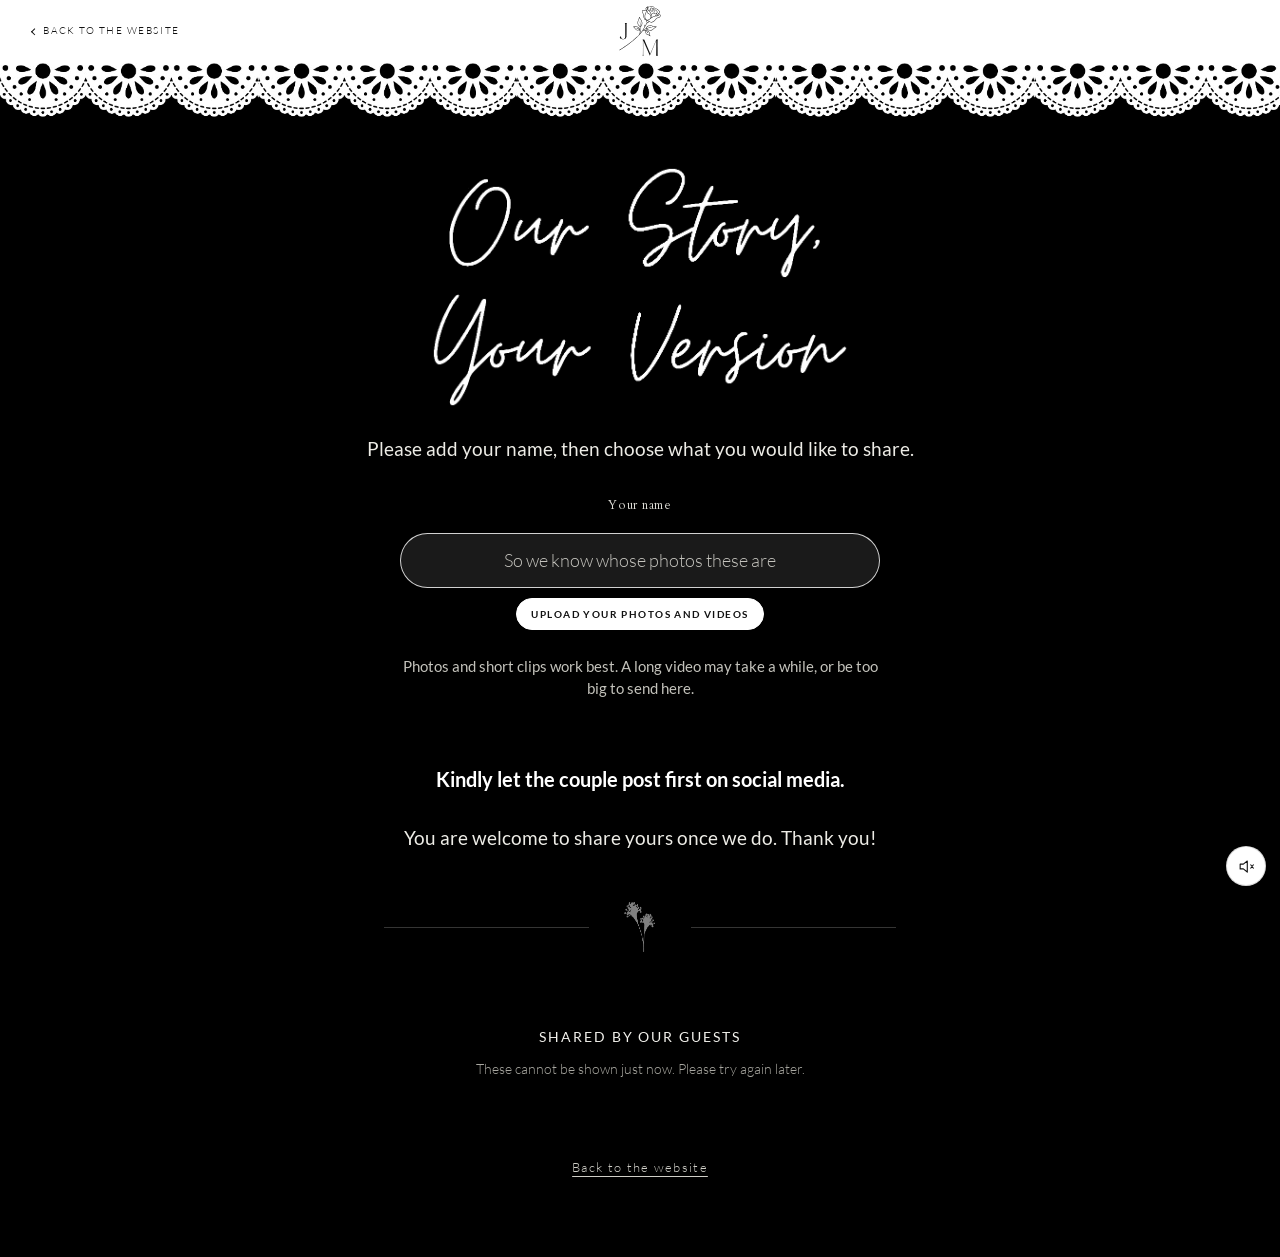
<file: photos.html>
<!doctype html> <html lang="en"> <head> <meta charset="utf-8"> <meta name="viewport" content="width=device-width,initial-scale=1,viewport-fit=cover"> <title>John + Maria</title> <meta name="description" content="Share your photographs and clips from John Rolly and Ma. Rhea's wedding, and see what everyone else has sent."> <meta name="theme-color" content="#EEEDE8"> <meta name="robots" content="noindex, nofollow"> <meta name="googlebot" content="noindex, nofollow"> <meta property="og:type" content="website"> <meta property="og:title" content="John + Maria &middot; 02.02.2027"> <meta property="og:description" content="An intimate wedding in the middle of the forest. Timmy in the Woods, Antipolo."> <meta property="og:image" content="assets/img/land-photo.jpg"> <meta name="twitter:card" content="summary_large_image"> <link rel="icon" href="assets/img/icon-32.png?v=3" sizes="32x32" type="image/png"> <link rel="icon" href="assets/img/icon-64.png?v=3" sizes="64x64" type="image/png"> <link rel="icon" href="assets/img/icon-180.png?v=3" sizes="180x180" type="image/png"> <link rel="icon" href="assets/img/icon-32-light.png?v=3" sizes="32x32" type="image/png" media="(prefers-color-scheme: dark)"> <link rel="icon" href="assets/img/icon-64-light.png?v=3" sizes="64x64" type="image/png" media="(prefers-color-scheme: dark)"> <link rel="icon" href="assets/img/icon-180-light.png?v=3" sizes="180x180" type="image/png" media="(prefers-color-scheme: dark)"> <link rel="apple-touch-icon" href="assets/img/icon-apple.png?v=3"> <link rel="preload" href="assets/fonts/lato-400.woff2" as="font" type="font/woff2" crossorigin> <link rel="stylesheet" href="assets/css/reset.css?v=25"> <link rel="stylesheet" href="assets/css/style.css?v=279"> <script>!function(){var t="https://script.google.com/macros/s/AKfycbwX7itsDawc_Cr2QFfYpwr4Q4VMH3MoiU3BDVISYa8P35Sl_t4vzWMe3ndbmg5jAn4N/exec";document.documentElement;return void function(){var c=/[?&](?:i|code)=([A-Za-z0-9_-]{3,24})/.exec(location.search||""),o=c?c[1]:"",i=null;try{i=JSON.parse(window.localStorage.getItem("jm-let-in")||"null")}catch(t){}!o&&i&&i.code&&(o=i.code);if(!o)return;if(i&&i.code===o&&i.found)return n(i),void e();fetch(t+"?code="+encodeURIComponent(o)).then(function(t){return t.json()}).then(function(t){if(t&&t.found){t.code=o,n(t),e();try{window.localStorage.setItem("jm-let-in",JSON.stringify(t))}catch(t){}}}).catch(function(){})}();function e(){try{if(!/[?&](?:i|code)=/.test(location.search||""))return;var t=(location.search||"").replace(/^\?/,"").split("&").filter(function(t){return t&&!/^(?:i|code)=/.test(t)}).join("&");history.replaceState(null,"",location.pathname+(t?"?"+t:"")+(location.hash||""))}catch(t){}}function n(t){window.__jmInvite=t;try{window.dispatchEvent(new CustomEvent("jm-invite",{detail:t}))}catch(t){try{var e=document.createEvent("Event");e.initEvent("jm-invite",!1,!1),window.dispatchEvent(e)}catch(t){}}}}()</script> </head> <body class="is-wall"> <svg class="sprite" aria-hidden="true" focusable="false" xmlns="http://www.w3.org/2000/svg" xmlns:xlink="http://www.w3.org/1999/xlink"><symbol id="jm" viewBox="0 0 823 982"><path fill="currentColor" fill-rule="evenodd" d="M462 976C462 976 463 975 463 974C465 973 466 971 466 970C467 969 467 968 467 967C468 966 468 964 469 963C469 962 469 961 470 960C471 953 471 961 471 817C471 679 471 686 470 677C470 676 470 675 470 674C469 674 469 673 469 672C469 670 463 660 460 658C460 658 459 657 459 657C458 656 459 656 476 656C494 656 494 656 494 657C495 657 495 658 495 658C495 658 495 659 496 659C496 660 496 660 496 660C496 661 496 661 496 662C498 665 499 667 500 669C500 671 501 672 502 673C502 674 502 674 502 675C502 675 502 675 502 676C503 677 503 678 504 678C504 679 504 680 504 680C505 681 505 682 506 683C506 684 506 685 506 685C507 686 507 687 508 688C508 689 508 690 509 692C510 692 510 694 510 694C511 696 512 697 512 699C512 699 513 700 513 701C514 703 514 703 515 706C516 707 516 708 516 708C517 709 517 710 518 711C518 712 518 712 518 712C518 712 518 713 518 713C518 713 519 714 519 714C519 714 519 715 520 716C520 717 520 718 521 720C522 721 522 722 522 723C523 723 523 725 524 726C526 730 526 731 526 732C527 732 527 734 528 734C528 735 528 736 528 737C529 737 529 738 530 739C530 740 530 741 531 742C531 742 531 743 532 744C532 744 532 745 533 746C534 749 534 749 534 750C535 751 535 752 535 752C535 752 535 753 536 753C536 754 536 755 536 755C537 756 537 757 537 757C538 758 538 759 538 760C539 761 539 762 540 762C541 765 541 766 542 767C542 769 543 771 544 772C544 772 544 773 544 773C544 773 544 774 544 774C545 776 546 777 547 780C548 781 548 783 548 783C549 784 549 785 550 787C550 788 551 790 552 790C552 791 552 792 552 792C552 792 552 793 553 793C553 793 553 794 553 794C553 794 553 794 554 795C554 796 554 797 555 799C556 802 557 803 558 804C558 805 558 805 558 806C558 806 558 806 558 807C559 808 559 809 560 809C560 810 560 811 560 811C561 812 561 813 561 814C562 816 564 820 564 821C565 822 565 822 565 822C565 822 566 823 566 824C566 826 567 827 567 827C567 827 567 827 568 828C568 828 568 830 569 830C569 831 569 832 570 833C570 833 570 834 570 835C570 835 571 836 571 836C572 837 572 838 572 839C573 840 573 841 573 842C574 842 574 844 575 845C576 847 576 848 576 849C577 849 577 850 577 851C578 853 578 853 580 856C580 856 580 857 580 857C580 857 580 858 580 858C581 860 582 861 582 863C583 864 584 866 584 868C585 868 585 869 586 870C586 872 586 872 587 874C588 875 588 876 588 877C589 878 589 879 590 880C590 882 591 882 591 884C592 885 592 886 592 886C593 887 593 888 593 888C593 888 593 889 594 889C594 889 594 890 594 890C594 890 594 891 594 891C596 893 596 894 597 896C597 897 598 898 598 898C598 899 598 900 598 900C599 901 599 902 600 903C600 904 600 905 601 907C602 908 602 909 602 910C603 911 603 912 604 912C604 913 604 914 605 916C606 917 606 919 607 919C607 920 607 921 608 922C608 922 608 923 608 924C609 924 609 926 610 926C610 927 610 928 610 928C610 928 611 930 611 930C612 931 612 932 612 933C613 934 613 934 613 934C613 934 613 935 614 936C614 936 614 937 614 937C615 938 615 938 616 937C616 936 617 934 618 933C618 933 618 932 618 932C618 932 618 931 618 930C619 930 619 929 620 928C620 928 620 927 620 926C620 926 621 925 621 924C622 923 622 922 622 921C623 921 623 920 623 920C624 919 624 918 624 917C625 916 625 915 625 915C626 914 626 913 626 912C627 911 627 910 628 910C628 909 628 908 628 908C628 907 629 906 629 906C630 905 630 904 630 903C632 900 633 896 634 896C634 895 634 894 635 893C635 891 636 890 636 889C637 888 637 887 637 887C637 887 637 887 638 886C638 884 639 883 639 883C639 883 640 882 640 880C640 879 641 878 641 878C641 878 641 877 642 877C642 876 642 875 643 874C644 872 644 871 644 870C645 869 645 869 645 869C645 868 645 868 646 867C646 866 647 864 648 863C648 862 648 861 649 858C650 858 650 857 650 856C651 855 651 854 652 853C652 853 652 852 652 851C653 850 653 850 653 850C653 850 653 849 653 849C654 849 654 848 654 848C654 848 654 847 654 846C655 846 655 845 656 844C656 843 656 842 657 841C657 841 657 840 658 839C658 839 658 838 659 837C659 835 660 834 660 832C661 832 661 831 661 831C661 831 661 830 662 830C662 828 663 827 664 824C664 823 666 821 666 819C667 818 667 816 668 816C668 815 668 814 669 812C670 811 670 809 670 809C671 808 671 807 672 806C672 805 672 804 673 802C674 801 674 800 675 799C675 798 675 797 676 797C676 796 676 795 677 794C678 792 678 791 678 790C679 790 679 788 680 787C681 785 681 784 682 783C682 782 682 782 682 782C682 782 682 781 682 780C683 780 683 779 684 778C684 778 684 777 684 776C684 776 685 775 685 774C686 772 687 771 688 769C688 769 688 768 688 768C688 768 688 767 688 766C689 766 689 765 690 764C690 764 690 763 690 763C690 763 690 762 690 762C691 761 691 760 692 760C692 759 692 758 692 757C693 757 693 756 694 755C694 754 694 753 694 753C695 752 696 750 696 749C697 747 697 746 698 745C698 745 698 744 699 742C700 741 700 739 700 739C701 738 701 737 701 736C702 736 702 734 702 734C703 733 703 733 703 733C703 733 703 732 704 731C705 728 706 726 707 723C708 722 708 720 708 720C709 719 711 715 712 713C712 712 712 711 713 710C714 708 714 707 714 706C715 705 715 704 716 703C716 703 716 702 717 701C717 700 718 699 718 698C718 698 718 697 718 696C719 696 719 695 720 694C721 691 721 691 722 690C722 689 722 688 722 688C722 688 722 687 722 687C723 686 723 685 724 685C724 684 724 683 724 683C724 682 725 681 725 680C726 678 727 677 728 676C728 675 728 674 728 674C728 674 728 673 728 673C729 672 730 671 730 668C731 668 731 666 732 666C732 665 732 664 733 662C734 661 734 659 735 659C735 658 735 658 735 658C735 657 735 657 736 657C736 656 736 656 752 656C768 656 768 656 767 657C765 659 761 666 761 669C761 669 761 670 761 671C760 672 760 673 760 678C759 682 759 690 759 816C759 961 759 954 760 960C761 961 761 962 761 962C761 963 761 964 762 964C762 965 762 965 762 966C762 966 762 966 762 967C763 967 763 968 763 968C763 969 763 969 764 970C764 970 764 970 764 970C764 971 766 974 767 975C768 975 768 976 768 976C768 976 724 976 723 976C723 976 723 975 724 975C725 974 728 969 728 968C728 968 728 968 728 967C729 967 730 963 730 962C730 962 730 961 730 960C732 955 732 961 732 814C732 703 732 679 732 679C731 679 731 680 731 681C730 682 730 683 730 683C729 684 729 685 729 686C728 687 728 688 728 688C727 689 727 690 726 691C726 692 726 693 726 693C725 694 723 699 722 700C722 702 722 702 721 704C720 705 720 706 720 707C719 708 719 709 718 710C718 710 718 711 718 711C718 711 718 712 718 712C717 714 716 715 715 717C715 719 714 720 714 721C713 722 713 722 713 723C713 723 713 723 712 724C712 724 712 726 711 726C711 727 711 728 710 729C710 729 710 730 710 731C709 732 708 733 708 736C707 736 707 737 707 737C707 737 707 738 706 738C706 739 706 740 705 741C704 743 704 744 704 745C703 746 703 746 703 746C703 746 703 747 702 748C702 749 701 750 700 752C700 753 700 754 700 755C699 755 699 756 698 757C698 759 697 760 696 762C696 762 696 763 696 763C696 763 696 764 696 764C695 765 694 766 694 768C693 769 693 771 692 772C692 772 692 774 691 774C691 774 691 776 690 777C689 778 689 780 688 781C688 781 688 782 688 782C688 782 688 783 688 783C687 784 687 785 686 785C686 786 686 787 686 787C686 787 686 787 686 788C685 789 684 791 683 793C683 794 683 795 682 795C682 795 682 796 682 797C681 798 681 799 680 800C680 800 680 801 679 802C678 805 678 805 678 806C677 807 677 808 677 808C677 808 677 809 676 809C676 810 675 812 675 813C675 814 674 815 674 816C673 817 673 818 672 819C672 819 672 821 671 822C670 824 670 825 670 825C669 826 669 827 669 828C668 830 667 831 666 832C666 833 666 834 666 834C666 834 665 836 664 838C664 840 663 842 662 842C662 844 661 846 660 847C660 847 660 848 660 848C660 848 660 849 660 850C659 850 659 851 658 852C658 852 658 853 658 853C658 853 658 854 658 854C657 855 656 857 656 859C655 860 655 860 655 861C654 862 653 864 652 866C652 867 652 868 652 868C651 869 651 869 651 869C651 870 651 870 650 871C650 871 650 872 650 872C650 872 650 873 649 874C648 876 648 876 647 879C646 880 646 882 646 882C645 883 645 884 643 887C643 889 642 890 642 892C641 892 641 893 641 893C641 893 641 894 640 894C640 895 640 896 640 897C639 897 639 898 638 899C638 899 638 900 638 900C638 900 638 901 638 901C637 902 637 902 637 902C637 903 637 903 636 904C636 906 636 906 635 908C634 910 634 911 633 913C632 914 632 914 632 914C632 915 632 915 632 916C631 916 631 917 630 918C630 920 629 921 628 922C628 923 628 924 628 924C628 924 628 925 628 925C626 927 626 928 625 930C625 931 625 932 624 932C624 933 624 933 624 933C624 934 624 934 624 935C623 935 623 936 622 937C622 937 622 938 622 938C622 938 622 939 622 940C621 940 621 941 620 942C620 942 620 943 620 944C619 944 619 945 619 945C619 945 619 946 618 946C618 947 618 948 618 949C617 950 617 951 616 951C616 952 616 953 616 954C615 955 614 956 614 958C613 959 613 960 612 960C612 961 612 962 612 963C611 963 611 964 611 965C610 966 610 967 610 968C609 968 609 969 609 969C609 969 609 970 608 970C608 971 607 973 607 974C607 974 606 975 606 975C606 975 606 975 603 970C603 969 603 968 602 968C602 967 602 965 601 964C600 962 600 961 599 960C599 960 599 959 598 958C598 958 598 957 598 956C596 954 596 953 594 948C593 946 592 943 592 942C591 942 591 941 590 940C590 940 589 937 588 934C587 932 586 929 586 929C585 928 585 927 584 926C584 926 584 925 584 924C583 924 583 922 582 921C581 919 581 918 580 917C580 916 580 915 579 915C579 914 579 913 579 913C578 912 578 912 578 911C576 908 576 907 576 906C575 905 575 904 574 903C574 902 573 900 572 898C572 898 572 897 572 897C571 896 571 896 571 895C570 894 570 892 569 891C568 890 568 888 568 887C567 887 567 886 566 885C566 884 566 883 566 883C565 882 565 881 564 881C564 880 564 879 564 879C564 879 564 879 564 878C563 878 563 878 563 877C563 877 562 876 562 875C562 874 561 873 561 872C561 872 561 872 560 871C560 870 559 868 559 868C559 868 559 867 558 866C558 865 557 863 557 862C556 862 556 860 556 860C555 859 555 858 554 858C554 857 554 856 554 856C553 855 552 853 552 851C551 849 550 847 550 846C549 846 549 844 548 844C548 842 547 841 547 840C546 839 546 837 545 835C543 831 542 829 542 828C541 827 541 827 541 827C541 827 541 826 540 825C540 824 539 822 539 821C538 820 538 819 537 818C537 818 536 816 536 816C536 814 535 813 534 812C534 811 533 809 532 807C531 803 530 803 529 800C529 799 529 798 528 798C528 797 527 795 526 794C526 793 526 792 525 791C525 790 524 789 524 788C524 788 524 787 524 787C523 784 521 782 521 780C520 779 519 777 518 775C518 773 517 771 516 771C516 770 516 769 516 769C516 768 515 767 515 766C513 764 513 763 512 762C512 761 512 760 511 759C511 758 511 757 510 757C510 755 509 754 509 753C508 752 507 750 506 748C506 746 505 744 504 743C504 743 504 742 504 741C504 741 502 739 502 736C500 732 499 731 498 730C498 729 498 728 498 728C498 728 498 727 497 726C497 725 496 723 495 720C494 718 493 716 492 716C492 715 492 714 492 713C491 713 490 711 490 709C489 707 488 705 487 704C487 703 487 702 486 702C486 701 486 700 486 700C485 699 485 698 484 696C484 695 483 693 482 692C482 690 481 689 480 688C480 687 480 686 480 686C477 681 477 680 476 680C476 680 476 718 476 816C476 967 476 954 478 960C478 961 478 962 478 963C478 963 478 964 478 964C479 965 479 966 479 966C479 966 479 967 480 967C480 968 480 969 480 969C480 969 480 970 480 970C481 970 481 971 482 972C482 972 483 973 484 974C484 975 485 976 485 976C484 976 463 976 462 976ZM10 870C6 869 6 864 10 862C10 861 12 860 12 860C13 859 14 859 14 859C14 859 19 856 20 855C21 855 22 854 22 854C22 854 23 853 24 853C24 853 26 852 27 851C30 849 31 848 34 847C39 843 43 841 44 840C45 839 47 838 48 838C48 837 50 836 50 836C51 836 55 833 61 829C63 828 65 826 66 826C68 825 69 824 70 823C71 822 74 820 77 819C79 817 81 816 82 816C82 815 82 815 83 815C83 815 83 815 84 814C84 814 86 813 86 812C87 812 88 811 88 811C89 811 93 808 95 807C96 806 96 806 97 805C98 805 99 804 100 803C101 803 102 802 102 802C103 801 114 794 116 792C118 791 121 789 125 786C126 786 126 785 126 785C128 784 128 784 130 783C131 782 133 780 135 779C137 778 140 776 140 775C142 775 143 774 144 773C145 772 147 771 148 770C149 769 151 768 152 767C153 766 154 766 155 765C156 765 156 764 158 763C158 763 160 761 162 760C167 757 167 756 169 755C171 754 176 750 180 747C182 746 185 744 186 742C188 741 190 740 190 740C190 739 191 739 192 739C192 738 193 737 194 737C195 736 196 735 197 735C198 734 199 733 201 732C203 730 205 729 206 728C207 727 208 726 210 725C211 724 214 722 215 721C216 720 218 719 220 718C221 716 222 715 223 715C223 715 225 714 227 712C230 709 231 708 233 707C234 706 237 704 239 702C242 700 245 698 246 698C246 697 248 695 249 695C250 694 252 692 253 692C254 691 256 688 258 687C262 683 262 684 266 681C267 680 269 678 270 677C271 676 274 674 276 672C278 670 280 668 280 668C281 668 282 667 283 666C284 665 285 664 286 663C289 660 291 659 292 658C292 657 294 656 295 655C296 654 300 651 303 648C306 645 311 641 313 639C315 637 318 634 320 632C322 631 323 630 323 630C323 629 324 629 325 628C326 626 327 626 328 626C328 626 330 626 333 623C336 620 338 618 340 616C343 613 350 607 352 605C354 603 357 600 360 598C366 592 385 573 389 569C391 566 392 565 393 564C393 563 394 561 395 560C395 558 396 557 396 556C396 556 397 555 397 554C397 554 397 553 398 553C398 552 398 552 398 552C398 552 398 551 399 550C400 547 401 545 402 543C402 542 402 540 403 540C403 540 403 539 404 538C404 537 404 535 404 535C405 534 405 533 406 532C406 530 406 529 407 527C408 526 408 524 408 524C408 524 408 522 409 521C410 519 410 517 410 517C410 516 411 515 411 513C412 511 412 511 412 509C411 509 411 507 411 506C411 504 411 503 411 503C410 503 410 502 410 500C410 498 410 497 408 492C408 491 408 490 407 489C407 488 406 487 406 486C406 486 406 485 405 485C405 484 405 484 405 484C405 483 402 478 401 476C400 474 400 474 397 474C394 476 392 476 392 476C392 476 391 476 390 476C389 477 383 478 380 478C375 479 364 479 360 479C356 478 354 478 354 478C354 477 353 477 353 477C350 477 345 475 343 473C333 467 320 456 316 448C315 448 314 446 314 446C313 445 312 444 312 444C307 436 306 435 300 428C298 426 291 419 287 415C280 409 279 407 281 404C282 403 283 403 287 403C293 403 309 403 311 404C312 404 316 404 319 404C322 404 326 404 328 404C330 405 333 405 335 405C337 405 340 405 342 405C344 406 348 406 350 406C353 406 355 406 356 406C356 407 358 407 360 407C362 407 363 407 364 408C365 408 366 408 368 408C369 409 373 410 374 411C374 411 375 411 376 412C377 412 378 412 378 412C378 413 379 413 380 414C381 414 384 416 386 418C389 420 395 426 398 429C398 430 400 432 400 432C401 434 402 436 404 439C406 443 406 444 408 448C409 452 409 458 408 462C408 463 408 464 408 465C408 466 408 468 408 468C408 469 408 470 408 471C411 477 414 482 415 486C416 488 417 488 417 487C417 486 417 485 417 484C418 483 418 481 418 480C418 478 418 477 418 476C419 475 419 471 420 466C420 464 420 461 420 459C421 454 421 442 421 427C421 411 422 413 417 411C416 410 414 409 414 409C413 409 411 408 410 407C406 405 406 405 402 401C396 397 390 391 386 387C386 386 385 385 384 385C384 384 381 381 380 379C378 377 377 375 376 374C375 372 375 371 374 370C374 369 371 363 370 359C369 357 369 356 369 356C369 355 368 354 368 353C368 352 367 351 367 350C367 347 366 344 366 343C366 343 366 341 366 340C365 337 365 320 365 318C366 318 366 316 366 314C366 312 366 310 366 310C367 309 367 307 368 305C368 303 368 300 369 300C369 299 369 298 370 297C370 296 370 295 370 295C370 294 371 293 372 288C373 287 374 285 374 284C375 283 375 282 375 282C375 281 376 280 376 280C377 278 377 278 377 278C377 277 378 276 378 275C380 272 382 266 383 265C383 264 384 263 384 262C384 261 385 260 385 259C386 257 386 256 386 255C387 254 388 250 389 245C390 243 390 242 391 241C391 241 391 239 392 238C392 237 392 235 392 234C393 232 394 229 395 224C396 218 396 218 397 217C398 215 401 215 403 216C404 217 405 218 408 224C410 228 412 232 412 234C414 235 416 240 417 242C417 242 418 243 418 244C419 245 420 247 421 248C422 249 423 251 424 252C424 254 426 256 426 257C427 258 428 260 428 260C430 262 431 264 431 264C432 265 434 268 436 272C436 272 437 273 437 274C438 275 441 281 442 283C442 283 442 284 443 284C443 285 444 286 446 291C446 291 446 292 446 293C447 294 447 295 448 295C448 296 448 297 448 297C448 297 448 297 448 298C448 298 449 298 449 299C449 300 450 301 450 302C451 306 452 308 453 310C453 311 454 312 454 313C454 313 454 314 455 315C455 315 455 316 455 316C455 316 455 317 455 317C456 318 456 318 456 319C456 320 456 321 456 322C457 325 458 330 458 337C458 344 458 345 457 351C456 352 456 354 456 355C456 356 456 357 456 357C455 357 455 358 455 359C455 360 454 362 454 362C454 365 450 376 448 378C448 379 448 380 447 381C446 385 443 391 440 395C437 401 432 408 429 412C428 413 428 414 428 414C428 419 428 455 427 461C427 463 427 465 427 467C427 469 427 472 426 473C426 476 426 477 425 482C425 485 425 487 424 487C424 488 424 489 424 490C424 492 424 494 423 494C423 495 423 496 423 496C423 497 423 498 423 498C422 499 422 500 422 501C422 502 421 505 421 506C421 508 420 510 420 510C420 511 420 513 420 513C419 515 418 518 418 520C418 520 417 522 417 523C416 524 416 525 416 526C416 527 415 529 415 530C414 532 413 535 413 536C413 536 413 537 412 537C412 538 410 544 410 545C410 545 411 545 412 543C413 543 414 541 415 540C416 539 418 537 419 536C420 534 420 533 421 533C421 532 428 525 430 522C430 521 432 519 433 518C434 517 436 515 437 513C438 511 439 510 439 509C440 509 440 508 441 507C442 506 442 505 443 505C443 504 444 503 445 502C448 498 448 497 450 496C452 493 452 493 457 485C461 479 464 474 464 474C464 473 464 473 466 471C466 470 467 469 467 469C467 468 468 468 468 467C468 466 469 465 470 464C470 464 470 463 471 462C471 462 471 461 472 460C472 460 473 458 473 458C474 457 475 455 476 454C477 452 478 450 479 448C480 447 481 445 481 445C481 445 482 443 483 442C483 441 485 439 486 437C486 436 487 434 488 434C488 434 488 433 488 432C489 432 489 431 490 430C491 429 495 421 497 418C497 417 498 416 498 415C499 414 500 413 500 413C500 412 501 411 501 410C502 409 502 409 502 391C502 373 502 373 503 371C504 368 508 368 510 371C511 372 511 372 511 382C511 387 511 391 511 391C511 392 512 391 513 389C514 387 515 385 516 383C517 382 518 380 518 379C519 378 520 376 521 374C522 372 524 369 525 366C531 354 534 348 537 345C537 345 538 343 539 342C543 337 549 331 552 328C554 327 554 326 551 326C544 323 538 316 536 307C535 302 535 302 535 295C535 288 536 284 537 283C538 282 537 281 536 281C535 281 534 280 528 278C527 278 526 278 526 278C526 277 525 277 525 277C524 277 513 271 511 269C505 264 500 259 497 254C496 253 495 251 494 250C494 249 493 248 493 247C493 247 492 246 492 245C491 244 487 234 487 233C487 233 487 232 486 232C486 231 486 231 486 230C486 230 486 230 486 229C485 229 485 228 485 227C485 226 484 224 484 223C484 221 483 219 483 218C483 217 483 216 482 215C482 214 482 212 482 209C482 206 481 203 481 202C481 201 481 200 481 199C481 198 481 196 481 196C481 195 480 192 480 190C479 181 478 174 477 170C476 166 474 159 473 157C473 156 473 156 473 156C473 156 473 155 472 154C472 153 471 151 471 150C470 149 467 143 466 142C466 142 466 141 465 140C464 139 463 137 462 135C458 130 454 121 452 115C449 106 451 96 458 90C459 89 463 86 463 86C463 86 464 86 464 85C465 85 467 84 468 84C469 83 470 83 470 82C471 82 472 82 473 81C475 81 478 80 478 80C478 80 479 80 480 80C484 78 498 78 505 79C512 79 520 80 520 80C520 81 521 81 523 81C529 82 531 83 531 86C531 88 530 90 528 90C527 91 526 91 526 91C526 90 521 89 518 89C517 89 515 89 515 88C514 88 512 88 504 87C498 87 490 87 484 88C479 88 473 90 470 92C465 94 461 99 460 102C460 102 460 103 459 104C459 105 459 110 460 112C460 114 461 116 463 119C463 119 463 120 464 121C465 123 466 126 468 128C469 131 472 136 472 136C474 138 480 151 482 157C483 158 483 159 484 160C484 161 484 162 484 162C484 163 485 164 485 165C485 166 486 168 486 168C486 169 486 170 486 171C487 172 487 174 487 175C487 178 488 184 488 188C489 191 489 193 489 194C489 195 489 197 490 198C490 198 490 201 490 204C491 215 491 215 492 221C494 226 496 233 497 237C498 238 498 240 498 240C499 240 499 241 500 243C501 244 502 246 502 246C502 247 504 249 504 250C505 250 505 251 505 251C506 251 506 252 507 253C509 256 514 261 517 263C518 264 519 264 519 264C520 266 526 269 527 269C528 269 528 268 526 266C520 260 514 251 510 241C510 241 510 240 510 240C509 239 509 238 509 238C509 237 508 236 508 235C507 231 506 226 505 218C504 213 504 196 505 192C505 191 505 188 506 186C506 184 506 181 506 181C507 180 507 179 507 179C507 178 508 174 508 173C509 173 509 171 509 170C510 168 510 167 510 166C511 166 511 165 511 164C512 163 512 161 513 160C514 158 514 157 514 156C515 155 516 153 516 152C517 151 517 150 517 150C517 150 518 147 519 146C519 146 519 145 519 145C519 145 520 142 520 141C521 139 527 123 527 122C527 122 527 121 527 121C528 121 528 119 528 118C529 116 529 115 529 114C530 114 530 113 530 112C530 112 530 111 530 110C531 110 531 109 531 108C531 108 531 106 532 106C533 102 533 101 533 95C533 92 533 89 533 88C533 88 532 86 532 85C532 84 532 83 532 82C531 82 531 81 531 81C531 80 527 71 526 68C525 67 525 67 525 66C525 66 525 66 525 65C524 64 523 58 523 56C523 53 524 47 525 46C525 45 525 45 525 44C525 44 527 39 528 38C531 34 536 28 540 25C543 22 546 20 548 19C549 18 551 17 552 17C553 16 555 15 557 14C568 8 569 8 571 10C574 12 574 14 571 17C569 19 563 31 563 32C563 33 563 33 563 33C562 33 561 37 561 39C561 40 560 42 560 42C559 47 560 55 562 62C564 65 564 64 564 53C564 47 564 44 564 43C564 42 565 41 565 40C565 37 566 35 566 33C566 32 567 31 567 30C568 28 569 25 570 25C570 24 570 24 570 24C570 24 570 23 570 23C570 23 571 22 572 21C574 17 577 14 580 13C582 11 585 9 586 9C587 9 588 9 588 9C591 8 600 7 604 8C605 8 607 8 609 8C610 8 612 8 613 9C619 10 619 10 625 10C631 10 632 10 634 10C636 9 637 9 637 9C638 9 639 9 640 9C641 8 644 8 647 7C649 7 658 7 660 7C660 7 661 8 662 8C666 9 668 9 670 10C682 15 691 23 699 33C700 35 700 36 701 36C701 37 706 47 707 49C708 51 707 51 714 51C723 51 730 51 736 52C737 53 738 53 739 53C740 53 748 56 750 57C755 59 759 62 761 65C764 68 770 74 773 78C783 87 785 90 786 91C787 92 789 94 790 95C796 101 797 103 798 110C799 113 799 121 799 124C798 125 798 126 798 127C798 129 797 130 796 132C796 132 796 133 796 134C794 138 791 143 786 147C784 149 783 150 783 151C783 151 784 151 784 151C787 152 789 152 790 153C792 153 796 155 796 156C797 156 797 156 797 156C798 156 803 160 805 162C808 166 813 174 814 178C816 185 817 192 816 197C814 201 814 203 814 204C813 204 813 205 812 206C809 213 802 221 795 227C792 229 787 232 785 232C785 232 784 232 784 232C784 233 784 233 783 233C782 233 781 234 780 234C779 234 777 235 777 235C776 235 775 235 775 236C774 236 773 236 773 236C772 236 772 236 771 236C770 237 769 237 768 237C766 237 763 238 761 238C758 239 757 239 756 240C756 240 754 240 753 241C751 241 746 244 745 245C745 245 743 246 742 247C739 249 734 254 730 258C730 258 728 260 727 262C725 264 723 266 723 267C723 268 721 270 718 273C717 274 716 275 716 276C716 276 715 277 715 277C715 277 714 278 714 278C713 279 712 281 710 282C708 285 707 286 704 291C702 292 700 295 699 296C696 299 686 307 681 309C680 310 680 310 679 310C679 311 674 313 672 314C669 315 666 316 664 317C662 318 659 319 655 320C654 321 650 321 647 322C644 322 629 322 626 322C626 322 624 321 623 321C622 321 621 321 620 321C618 320 616 320 613 319C608 318 607 317 606 316C605 316 605 316 605 316C604 316 594 311 590 309C590 308 588 308 588 307C587 307 586 306 586 306C585 306 584 306 583 305C577 302 570 298 567 295C567 295 566 294 566 294C566 294 562 290 561 288C560 288 560 286 559 285C559 284 558 283 558 283C558 283 556 283 552 283C549 283 546 283 546 283C544 283 544 283 544 284C545 285 544 287 544 288C544 291 543 295 544 299C544 310 548 316 554 318C557 319 566 318 568 317C572 315 579 312 581 311C582 311 585 310 585 310C588 308 592 311 592 313C592 315 590 317 588 318C588 318 587 318 586 318C585 319 584 319 583 320C581 320 577 322 575 323C569 326 569 326 565 329C553 337 543 349 536 364C535 366 534 368 534 368C533 369 532 370 531 373C531 374 530 376 529 377C527 380 527 381 524 386C522 390 521 392 520 394C520 395 519 396 518 397C518 398 517 400 517 400C516 401 515 403 512 409C510 413 507 417 507 418C507 418 506 419 505 420C505 422 504 423 503 424C502 425 502 426 502 426C502 426 499 432 498 434C497 434 496 436 495 438C494 440 492 443 492 444C489 448 488 449 487 451C487 452 486 453 486 454C485 455 485 456 484 456C484 457 483 458 483 459C482 459 482 460 482 461C480 463 480 463 480 464C479 465 479 466 478 467C478 467 477 468 477 469C477 469 476 470 476 471C474 474 475 473 480 470C485 467 487 465 492 463C493 462 495 461 495 461C498 459 500 458 503 456C505 456 506 455 506 454C507 454 508 454 510 453C511 452 514 450 518 449C520 448 523 446 523 446C524 446 525 445 526 441C527 440 527 438 528 437C528 436 529 435 529 434C529 434 530 433 530 433C530 432 531 431 531 430C533 427 536 421 540 417C546 408 554 400 562 395C564 394 565 393 566 392C567 392 576 387 576 387C577 387 577 387 578 386C580 386 582 385 587 383C591 382 592 382 597 381C600 381 604 380 608 380C616 379 632 380 634 382C634 382 635 382 636 382C637 382 639 383 640 383C641 383 642 384 643 384C643 384 644 384 644 385C645 385 645 385 646 385C646 385 646 385 647 386C647 386 648 386 648 386C649 386 650 387 651 387C652 388 653 388 654 388C654 389 655 389 655 389C655 389 657 390 659 391C660 391 661 391 662 392C662 392 663 392 664 392C665 393 668 394 671 395C672 395 673 396 674 396C674 396 675 396 675 396C675 396 678 397 680 398C681 398 683 398 684 398C686 399 687 399 688 399C690 400 696 401 696 401C697 401 698 401 698 402C699 402 701 402 702 402C703 402 705 402 706 403C713 404 715 404 725 404C736 404 735 404 737 405C737 406 737 409 737 410C736 411 734 413 729 416C728 416 726 417 726 417C726 418 722 420 720 422C719 422 716 424 715 425C714 426 710 428 708 429C705 432 702 434 694 440C693 441 691 443 690 444C688 446 686 447 686 447C686 447 685 448 684 448C684 449 682 450 680 452C678 453 676 455 675 456C673 458 671 459 670 460C669 461 667 462 667 463C667 463 665 464 664 466C657 472 655 472 648 476C644 478 634 480 627 481C621 482 606 481 604 480C604 480 602 480 601 480C596 479 593 479 592 478C592 478 591 478 590 478C587 477 585 477 584 476C582 476 579 475 578 475C578 475 578 475 577 475C577 474 576 474 576 474C575 474 574 474 574 474C574 473 572 473 571 472C570 472 568 472 568 472C568 471 567 471 567 471C566 471 565 470 564 470C563 470 561 469 560 468C559 468 557 467 556 467C555 466 554 466 553 466C553 465 552 465 551 464C550 464 549 464 548 463C546 462 535 457 534 457C530 454 527 453 526 454C526 454 524 456 522 457C519 458 516 459 516 459C515 460 512 461 510 463C507 464 504 465 504 466C504 466 503 466 503 466C503 466 502 466 502 466C502 467 501 467 500 468C496 470 493 472 493 473C493 473 494 473 497 473C500 473 502 473 503 473C504 473 506 474 508 474C509 474 511 474 512 475C513 475 515 476 518 476C519 477 522 477 525 477C531 477 535 478 538 478C539 478 541 479 542 479C544 479 545 479 545 480C546 480 547 480 549 480C552 481 558 483 562 485C563 485 564 486 565 486C565 486 566 486 566 486C566 487 568 487 569 488C577 492 584 498 589 504C591 507 592 508 595 512C596 514 599 519 599 520C599 521 600 522 600 523C600 524 601 525 601 526C601 526 601 527 602 528C602 528 602 529 602 530C602 530 602 531 602 531C603 532 603 533 603 534C603 535 603 536 604 537C604 538 604 538 604 539C604 539 604 540 604 541C605 542 605 543 605 543C605 544 605 545 606 546C606 548 607 552 607 554C607 555 608 556 608 558C608 560 609 562 609 562C609 563 609 564 609 564C610 564 610 567 611 572C611 573 612 576 612 579C615 590 615 590 614 592C614 593 612 594 611 594C609 594 608 594 606 591C603 587 599 584 590 579C588 578 581 574 580 574C579 573 578 573 577 572C576 572 575 572 575 571C574 571 574 571 573 571C572 570 571 570 570 569C568 568 567 568 567 568C567 568 566 568 565 567C563 566 561 566 560 565C559 565 558 565 557 564C556 564 554 563 553 563C552 563 552 562 552 562C551 562 551 562 551 562C550 562 550 562 550 562C550 561 549 561 549 561C549 561 546 560 546 559C546 559 546 559 545 559C545 559 544 558 543 558C539 555 534 550 530 546C530 544 528 543 528 542C527 541 523 534 523 532C521 527 519 519 518 511C518 510 518 509 518 507C517 505 517 502 517 501C517 500 516 499 516 498C516 497 516 496 516 496C516 495 516 494 516 493C515 492 515 490 515 488C515 485 514 484 514 484C513 484 512 484 511 484C507 482 506 482 501 482C495 482 489 482 487 482C481 483 476 485 474 486C473 486 473 486 473 486C472 486 469 488 464 492C461 494 461 495 458 499C456 502 454 505 452 507C451 508 449 511 447 514C444 517 442 520 442 520C442 520 440 523 437 526C435 529 432 533 431 534C430 535 428 538 425 542C424 542 424 543 423 544C421 546 417 550 416 552C415 553 413 555 412 557C408 561 399 571 394 576C388 582 370 600 364 605C362 608 359 610 359 611C358 612 353 616 351 618C351 618 349 619 348 620C347 622 343 625 340 628C338 629 337 630 337 630C337 631 335 633 332 635C330 637 328 639 327 639C327 640 326 640 325 641C323 642 321 645 319 646C318 647 316 649 314 650C312 652 309 655 307 657C303 661 303 661 300 663C299 664 297 666 295 668C293 669 290 672 288 673C286 675 284 677 283 678C282 679 280 681 278 682C276 683 275 684 275 684C275 685 274 685 273 686C272 687 270 689 268 690C267 691 265 693 264 694C263 694 261 696 259 698C256 700 254 702 253 702C252 703 249 706 245 709C244 710 242 711 241 712C240 713 239 714 238 714C238 715 236 716 234 718C233 719 229 722 226 724C224 726 221 728 220 729C220 729 218 730 216 732C212 735 208 738 204 741C202 742 200 744 199 745C198 746 196 747 195 748C187 754 186 755 185 755C184 756 182 757 179 760C177 761 175 762 175 763C174 763 173 764 172 765C171 766 166 769 165 770C164 770 163 771 162 772C161 773 158 775 155 777C149 781 148 782 147 783C146 784 144 785 142 786C140 787 138 789 137 790C136 790 134 792 132 793C131 794 129 795 128 796C126 798 124 798 124 799C122 800 115 805 112 807C112 807 111 808 110 808C110 808 109 809 108 810C104 812 95 818 94 819C94 819 92 820 90 822C88 823 85 825 83 826C82 827 80 828 80 828C80 828 78 829 76 830C72 833 71 834 71 834C71 834 69 835 68 836C66 837 64 838 64 839C63 839 62 840 62 840C61 840 60 841 60 841C60 841 59 842 58 842C58 843 57 843 57 843C57 843 56 843 56 844C56 844 56 844 56 844C55 844 55 844 54 845C53 846 52 846 51 847C51 847 49 848 48 848C47 849 45 850 44 851C41 853 37 856 34 858C32 859 30 860 30 860C30 860 29 861 29 861C28 861 27 862 27 862C26 862 25 863 23 864C22 865 20 866 18 867C13 871 12 871 10 870ZM71 654C68 653 64 653 63 652C61 652 59 652 58 652C56 651 54 651 50 650C49 649 48 649 47 648C46 648 44 648 44 648C37 644 36 644 33 642C30 639 24 634 23 632C22 631 22 630 21 629C21 628 20 628 20 627C20 626 20 626 19 625C19 625 19 624 19 624C19 623 18 623 18 622C17 618 17 610 18 607C19 606 19 606 19 605C19 604 23 601 25 600C30 597 37 599 40 603C41 605 42 606 42 607C42 607 42 608 42 610C43 610 43 613 43 615C43 618 43 620 44 620C44 621 44 622 44 622C44 623 45 627 47 631C48 632 51 637 52 638C56 641 62 644 65 645C67 646 68 646 69 646C72 647 88 647 92 646C93 646 94 646 96 646C97 645 99 645 99 645C100 644 100 644 101 644C102 643 102 643 102 643C104 643 109 638 111 635C113 633 115 630 115 629C115 629 115 628 116 627C116 626 117 624 118 622C118 621 118 620 118 619C119 618 119 616 119 616C119 615 119 615 120 614C120 614 120 613 120 611C120 610 120 608 120 607C121 607 121 605 121 603C121 602 121 600 122 599C122 596 122 360 122 356C121 352 120 346 119 344C118 340 118 340 116 337C116 336 115 335 114 335C112 334 113 334 135 334C153 334 157 334 157 334C157 334 156 336 155 337C152 340 150 344 149 353C149 355 149 394 149 472C149 580 149 588 148 590C148 592 148 595 148 597C146 604 146 606 145 607C145 608 145 608 145 609C145 609 145 610 144 610C144 611 144 612 144 612C144 613 143 615 142 618C141 619 141 620 141 620C141 620 139 624 138 625C138 626 137 627 137 628C133 634 129 638 122 643C122 643 121 644 120 644C120 644 119 645 119 645C118 645 118 646 116 646C115 647 114 648 114 648C114 648 113 648 113 648C113 648 112 648 112 648C111 649 110 649 110 649C110 649 109 649 109 650C108 650 107 650 107 650C107 650 106 650 106 650C105 651 103 651 100 652C98 652 97 652 96 652C95 653 82 654 78 654C77 654 74 654 71 654ZM603 576C603 576 603 575 602 574C602 573 602 571 602 570C601 567 601 566 600 564C600 563 600 561 600 560C599 557 598 554 598 550C597 549 597 546 596 543C596 541 595 538 595 537C595 536 594 535 594 533C594 532 593 530 593 530C593 528 591 523 590 521C587 516 586 515 583 511C580 506 574 501 569 498C568 498 568 497 567 497C566 496 560 493 559 493C559 493 558 493 558 492C556 492 555 491 552 490C551 490 550 490 550 490C549 489 548 489 544 488C543 488 542 488 542 488C541 487 541 487 541 487C540 487 541 489 542 490C543 490 544 490 544 491C545 492 547 493 548 494C552 497 557 504 560 507C563 511 564 513 566 515C566 517 567 518 568 518C568 519 568 519 570 523C572 527 572 528 572 530C572 531 570 532 568 532C566 532 565 532 563 528C560 522 559 521 558 519C550 507 540 497 530 491C523 487 524 487 524 493C525 498 526 503 526 505C526 506 526 507 526 507C527 508 527 509 527 511C527 512 527 514 528 516C528 517 528 518 528 519C530 530 536 541 545 548C549 551 555 554 558 556C559 556 560 556 561 556C561 557 562 557 563 557C565 558 567 558 572 560C572 561 573 561 573 561C573 561 574 561 574 562C574 562 575 562 575 562C576 562 592 570 594 571C594 572 595 572 596 572C597 573 598 574 600 575C603 577 603 577 603 576ZM626 472C629 472 632 472 632 471C633 471 634 471 634 471C635 471 636 471 636 471C636 470 637 470 638 470C639 470 642 469 643 468C643 468 643 468 643 468C643 468 644 468 645 468C645 468 646 467 647 466C650 465 653 463 656 461C657 460 659 458 660 457C662 456 663 455 663 455C663 455 664 454 665 453C666 452 668 451 669 450C670 449 672 448 672 447C675 445 681 440 683 438C684 437 686 436 687 435C688 434 690 433 691 432C697 427 699 425 700 424C701 424 705 421 708 419C712 416 715 414 716 414C717 414 718 413 718 412C718 412 716 412 713 412C711 412 708 412 706 411C703 411 699 410 696 410C695 410 694 410 694 410C694 409 693 409 692 409C690 409 685 408 684 407C684 407 683 407 680 406C679 406 678 406 677 406C676 405 675 405 674 405C673 404 672 404 671 404C670 404 668 403 667 403C662 401 652 397 648 396C647 395 646 395 645 394C644 394 644 394 643 394C643 393 642 393 641 393C640 392 639 392 638 392C636 391 634 390 632 390C631 390 630 389 630 389C629 389 627 389 625 389C617 388 605 388 599 390C595 390 591 391 590 391C586 392 584 393 582 394C580 395 578 396 578 396C566 401 551 413 544 425C543 426 543 427 542 427C541 430 536 438 536 440C536 440 536 441 537 440C538 440 541 439 543 438C544 438 545 438 545 437C546 437 546 437 546 437C546 437 547 437 547 437C548 436 548 436 549 436C550 436 552 435 553 434C553 434 554 434 555 434C556 434 557 433 558 433C559 432 561 432 563 432C564 431 565 431 566 431C568 430 571 429 574 429C575 428 577 428 578 428C579 427 580 427 580 427C581 427 581 427 582 427C583 426 584 426 584 426C585 426 586 426 587 426C588 425 589 425 590 425C590 425 591 425 592 424C594 424 596 424 600 423C601 423 603 423 604 423C606 422 608 422 610 422C611 422 613 422 614 422C615 421 616 421 618 421C619 421 622 421 624 421C631 420 650 420 651 421C654 422 654 426 652 428C651 429 651 429 641 429C630 429 625 429 620 430C618 430 615 430 614 430C612 430 610 430 609 431C608 431 606 431 606 431C603 431 594 433 588 434C582 435 577 436 573 438C572 438 570 438 570 438C568 439 567 439 566 440C565 440 564 440 564 440C564 440 563 440 563 440C562 441 562 441 561 441C561 441 560 441 560 442C559 442 559 442 558 442C558 442 546 446 544 447C543 447 542 448 541 448C539 449 539 450 540 450C541 450 542 451 542 451C543 451 544 452 544 452C545 452 547 453 548 454C550 454 551 455 551 455C551 455 552 456 554 456C555 457 557 458 557 458C558 458 558 458 559 458C561 459 565 461 565 461C565 461 566 461 566 461C566 462 568 462 569 463C573 464 574 464 574 464C574 465 575 465 576 465C577 465 578 466 580 466C582 467 583 467 586 468C587 468 588 468 588 468C589 469 590 469 595 470C596 470 598 471 598 471C598 471 599 471 599 471C600 471 601 471 603 471C609 472 618 473 626 472ZM374 470C377 470 379 470 380 470C380 469 381 469 382 469C383 469 388 468 390 467C391 467 392 467 392 467C393 467 394 466 394 466C394 465 387 458 384 456C381 453 379 452 377 451C376 450 376 450 375 450C375 449 374 449 372 448C371 447 369 446 369 446C369 446 368 446 367 445C366 445 365 445 365 444C363 444 362 443 361 443C360 443 360 443 360 442C359 442 354 440 351 440C351 440 350 440 349 439C349 439 348 439 347 439C347 439 346 439 345 438C343 438 343 438 343 436C342 435 342 435 342 434C343 431 345 430 349 431C350 431 351 431 352 431C352 431 353 431 354 432C354 432 355 432 356 432C359 433 365 435 367 436C368 437 369 437 370 438C372 438 373 439 375 440C375 440 376 441 377 441C377 441 378 442 379 442C380 443 380 443 380 443C381 443 386 447 389 449C391 451 395 454 397 457C400 459 400 459 400 456C400 452 397 443 395 440C394 440 394 438 393 437C390 433 384 426 381 424C380 424 379 424 379 423C378 423 377 422 376 421C375 421 374 420 374 420C374 420 373 420 372 419C371 419 370 419 370 418C366 417 360 415 353 415C350 415 348 415 348 414C347 414 344 414 341 414C338 414 334 414 334 414C333 413 330 413 326 413C322 413 319 413 318 412C317 412 304 412 298 412C296 412 297 412 301 417C305 421 309 424 311 428C312 429 313 430 313 430C314 431 315 432 321 441C323 443 322 443 325 446C328 450 334 456 339 460C343 463 343 463 346 464C349 467 349 467 351 467C352 468 353 468 353 468C354 469 356 469 359 470C364 471 367 471 374 470ZM420 402C420 402 420 395 420 394C419 393 419 391 419 389C419 387 419 384 418 383C418 382 418 379 418 377C417 374 417 372 417 370C416 369 416 368 416 367C416 366 416 364 416 362C415 361 415 358 415 358C414 354 414 352 414 350C413 348 413 346 413 346C413 346 413 345 413 344C412 343 412 341 412 340C411 336 411 334 410 331C410 329 410 327 410 326C410 324 410 322 410 320C409 316 409 308 410 307C410 305 411 305 412 305C414 305 415 306 415 312C414 317 415 322 416 327C416 332 418 340 418 340C418 340 418 341 418 342C418 345 419 347 420 351C420 354 422 362 422 368C423 370 423 373 424 374C424 376 424 378 424 378C424 379 424 380 424 382C425 384 425 386 425 388C425 390 426 392 426 393C426 394 426 395 426 397C426 400 426 400 428 398C429 396 431 394 432 392C432 392 432 391 433 390C433 390 439 379 439 378C439 377 440 376 440 376C440 375 441 373 442 371C442 370 443 368 443 368C444 367 445 363 445 362C445 362 445 362 445 361C446 360 446 358 447 355C447 354 447 353 447 353C448 353 448 350 448 347C450 335 449 322 444 312C444 310 443 308 442 307C442 306 442 305 440 299C438 295 432 281 430 280C430 280 430 278 429 277C428 276 427 274 426 272C424 269 422 267 421 265C421 264 420 263 419 262C419 261 418 259 417 258C416 257 415 255 414 254C414 253 413 252 412 251C412 250 411 249 411 248C410 247 408 244 407 242C407 241 406 239 405 239C405 238 404 237 404 236C403 235 403 234 403 234C403 233 402 233 401 235C401 236 401 237 401 237C400 238 400 239 400 240C399 242 399 245 398 245C398 245 397 249 397 250C397 251 397 252 396 252C396 252 396 254 395 256C394 259 392 266 391 267C391 267 391 268 390 269C390 270 390 271 389 272C388 274 388 275 388 275C388 275 387 277 385 281C381 288 381 289 380 292C380 293 379 294 379 296C378 297 378 298 378 298C378 298 378 299 378 300C377 302 376 305 376 309C375 310 375 312 375 313C374 315 374 316 374 323C373 330 373 336 374 341C374 342 375 343 375 345C376 351 378 358 381 363C381 365 382 366 382 366C382 366 385 371 386 373C389 377 389 377 391 380C397 387 409 397 416 401C417 401 418 402 419 402C419 402 420 402 420 402ZM642 313C651 312 661 310 668 306C680 300 691 293 696 287C699 283 701 280 701 280C702 280 702 279 702 278C703 278 705 275 707 272C709 270 711 268 714 264C723 253 727 248 730 245C734 242 739 238 742 236C747 234 748 233 749 233C749 233 749 233 750 233C751 232 756 230 759 230C759 230 762 229 765 228C772 227 774 227 777 226C790 222 800 212 805 201C808 194 808 186 805 180C802 171 798 166 792 163C789 162 785 160 783 160C783 160 782 160 782 160C781 159 774 158 773 159C772 159 768 164 765 168C765 168 764 169 764 170C763 170 762 172 761 173C760 174 759 175 758 176C758 177 757 178 756 179C756 180 755 181 754 182C753 183 752 185 751 186C751 187 750 189 749 189C749 190 749 190 751 190C751 190 752 189 753 189C754 189 755 189 755 188C756 188 756 188 757 188C758 188 763 186 764 186C769 183 774 180 775 178C776 178 776 177 776 177C777 177 778 175 778 174C779 170 784 169 786 173C787 174 787 174 786 177C784 183 778 189 767 194C766 194 765 194 765 195C764 195 764 195 764 195C764 195 763 195 762 196C762 196 761 196 761 196C761 196 760 196 759 196C753 198 743 200 734 201C732 201 730 202 730 202C730 202 728 202 725 202C720 202 718 202 712 203C708 204 705 204 704 204C704 205 703 205 702 205C701 205 700 205 700 205C699 206 698 206 698 206C697 206 694 207 692 208C691 208 690 208 690 208C689 208 689 208 688 208C687 209 686 209 686 209C685 209 684 210 683 210C682 210 681 211 681 211C678 212 672 214 671 214C670 215 662 219 662 219C661 219 651 225 650 226C650 226 648 227 648 227C642 230 632 239 623 248C616 254 613 257 608 260C608 261 607 262 606 262C605 263 603 264 602 265C601 266 599 267 599 268C598 269 594 271 591 273C589 274 585 276 583 276C582 277 581 277 581 278C580 278 579 278 579 278C579 278 578 278 578 278C577 279 577 279 576 279C576 279 576 279 575 280C574 280 574 280 573 280C573 280 572 280 572 280C571 281 570 281 569 281C567 281 567 282 570 285C573 290 577 292 588 298C592 300 594 301 594 301C595 302 597 303 600 304C602 305 604 306 605 307C605 307 606 307 608 308C609 308 610 309 611 309C612 310 614 310 615 310C617 311 618 311 619 312C624 313 634 314 642 313ZM557 274C561 274 568 272 572 271C578 270 582 268 582 267C582 267 583 267 583 267C583 267 584 267 584 267C584 266 586 266 587 265C588 264 590 263 590 263C591 262 593 261 594 260C601 256 615 243 616 241C616 241 617 240 617 238C619 235 620 231 621 228C622 227 622 225 622 225C624 223 623 207 622 200C621 199 621 198 621 198C621 198 621 197 620 196C620 195 620 194 620 193C618 189 616 185 615 183C615 182 614 181 613 180C608 172 597 163 588 159C587 159 586 158 586 158C585 158 585 158 584 158C584 158 580 156 578 155C570 150 562 143 559 136C557 134 556 128 554 123C554 121 554 120 554 119C553 118 553 117 553 116C552 112 551 111 550 109C550 108 550 107 549 105C548 102 546 99 545 97C544 96 544 95 543 95C543 94 542 93 542 94C542 94 542 95 542 96C542 98 542 99 542 99C542 99 541 100 541 102C541 104 540 106 540 108C540 110 539 111 539 112C539 113 538 116 538 117C537 118 537 119 537 120C537 121 536 122 536 123C536 124 535 126 534 127C534 129 534 130 533 131C533 131 532 133 532 135C531 137 530 139 530 140C530 141 529 142 529 142C529 143 529 144 528 144C528 145 528 146 528 147C527 148 526 151 525 152C525 153 525 153 525 153C525 153 524 155 524 157C523 159 522 160 522 161C522 161 522 161 522 162C520 164 519 168 519 168C519 169 519 169 519 169C518 170 518 171 518 173C517 174 517 176 516 176C516 178 515 181 515 182C515 184 515 185 514 186C514 187 513 192 513 198C512 204 513 215 514 218C514 219 514 220 514 221C514 226 517 234 519 240C520 242 521 245 521 245C521 245 522 246 522 247C526 254 533 263 539 267C544 270 545 271 549 273C552 274 552 274 554 274C554 274 556 274 557 274ZM634 227C634 226 636 225 636 225C637 224 639 223 641 222C642 220 646 218 647 217C649 216 651 215 652 215C652 214 656 212 662 209C664 208 668 206 671 205C672 205 673 205 673 204C673 204 674 204 675 204C676 203 677 203 677 203C677 203 677 203 678 203C679 202 681 201 684 200C686 200 688 200 688 200C688 199 690 199 692 198C694 198 696 198 696 198C698 197 707 195 710 195C713 194 713 195 716 187C716 186 716 185 717 185C717 185 717 184 718 183C718 182 719 180 719 179C720 178 720 177 720 177C720 177 721 176 722 174C722 172 724 169 725 167C726 165 727 163 727 162C727 162 728 160 729 160C729 158 730 157 730 156C730 156 732 154 733 152C734 150 735 148 735 148C735 147 735 146 734 146C734 147 727 149 723 149C715 151 704 151 687 150C682 149 678 149 677 149C675 149 669 150 667 150C667 150 666 151 665 151C664 151 663 151 663 152C662 152 662 152 661 152C661 152 660 152 660 152C659 153 657 153 656 154C653 155 650 157 648 158C647 158 646 159 644 160C642 161 636 166 636 167C636 168 636 168 636 169C637 176 637 176 637 187C637 196 637 198 636 200C636 201 636 204 636 207C635 209 635 212 634 212C634 213 634 214 634 214C634 217 633 221 632 221C632 221 632 223 632 224C631 226 631 228 631 228C630 229 630 229 631 228C632 228 633 227 634 227ZM732 193C738 192 737 192 738 191C740 188 741 185 742 185C742 185 742 184 742 184C742 184 742 183 743 183C745 179 750 172 751 170C753 167 755 165 757 163C758 161 759 159 760 159C762 156 770 148 776 144C782 138 785 134 788 126C789 123 790 120 790 117C790 113 789 111 787 106C787 105 785 103 784 102C784 102 783 101 782 100C781 99 776 94 772 89C771 88 769 86 767 84C766 83 764 81 763 80C762 79 761 77 760 77C753 68 749 65 743 63C742 62 741 62 740 62C740 61 738 61 737 60C735 60 733 60 732 59C732 59 730 59 728 58C726 58 724 58 723 58C722 57 720 57 718 57C716 57 713 56 711 56C710 56 706 56 703 56C697 56 697 56 697 55C696 54 696 53 698 53C699 53 700 52 701 52C702 52 702 52 702 52C704 52 697 40 692 35C688 30 684 26 680 24C679 23 678 23 678 22C678 22 672 19 670 18C670 18 668 18 668 18C666 17 664 16 662 16C661 16 660 16 659 15C656 15 650 15 644 16C633 19 624 20 619 19C618 18 616 18 615 18C614 18 613 18 612 17C606 16 598 16 594 17C586 18 580 22 578 29C577 30 577 31 576 32C576 32 576 33 576 34C575 35 575 37 575 38C574 40 573 44 573 47C573 49 573 51 572 52C572 53 572 58 572 62C573 63 573 67 573 70C573 76 574 77 576 79C577 81 585 88 586 89C587 89 588 90 590 92C593 95 594 95 595 93C597 92 600 87 601 84C601 83 601 83 602 82C602 82 602 82 602 81C602 81 603 80 603 79C603 78 604 76 604 75C605 74 605 72 606 72C606 71 606 70 606 69C607 68 607 66 608 65C608 64 608 62 609 61C609 59 609 58 610 57C610 57 610 55 611 54C612 50 613 48 616 45C622 39 630 36 639 36C641 36 644 36 645 36C646 36 647 37 649 37C650 37 652 37 652 38C652 38 654 38 656 39C659 40 662 40 662 41C662 41 663 41 663 41C664 41 670 44 674 46C674 46 675 47 676 47C676 47 677 48 677 48C677 48 678 49 679 49C684 52 685 53 687 55C688 55 690 56 690 57C691 57 692 58 693 59C695 61 702 66 704 67C706 68 709 70 709 70C709 70 710 70 710 70C710 71 711 71 713 72C713 72 714 73 715 73C715 74 716 74 717 74C718 75 724 78 726 80C734 85 741 90 746 96C749 100 749 101 751 104C754 111 755 114 755 121C755 128 754 131 752 136C751 136 750 138 750 138C750 138 749 140 748 142C747 143 746 145 746 145C746 145 746 146 746 146C745 146 744 148 741 154C738 160 738 161 738 161C737 161 737 162 736 164C736 165 735 166 735 166C734 167 732 171 731 174C730 175 730 177 729 178C729 179 728 180 728 181C727 182 727 183 727 184C726 184 726 185 726 186C725 187 724 189 724 190C723 192 723 193 723 193C724 193 728 193 732 193ZM628 187C628 185 628 182 628 179C628 177 628 174 628 172C627 170 627 169 627 168C627 168 627 167 627 166C626 166 626 164 626 164C626 162 626 161 625 160C625 160 625 159 624 158C624 154 623 152 622 151C622 150 622 148 621 147C620 144 618 140 615 134C614 133 613 131 612 130C612 129 611 128 611 128C610 127 605 120 601 114C597 110 588 101 585 99C584 98 584 98 583 97C583 97 582 96 581 96C581 95 580 95 580 94C580 94 579 94 578 93C577 92 576 92 576 91C576 91 575 90 574 89C565 82 558 73 555 65C554 64 554 63 554 62C553 62 553 61 553 61C553 60 553 60 552 59C551 53 551 43 552 37C553 36 553 34 554 33C554 32 554 31 554 30C555 30 555 29 555 29C555 28 556 26 557 25C557 24 556 24 555 25C554 25 554 26 554 26C554 26 553 26 552 27C551 27 550 28 550 28C542 34 535 41 533 47C533 48 533 49 532 49C532 50 532 58 532 61C534 65 536 70 537 71C538 73 542 77 544 80C545 81 545 82 546 83C547 84 549 88 550 88C550 89 550 90 551 90C553 93 557 102 559 106C560 108 561 113 562 120C564 127 566 131 568 135C571 140 578 145 585 149C590 151 590 151 592 152C596 153 601 156 606 160C612 164 618 171 622 178C623 180 627 187 627 188C627 188 628 190 628 190C628 190 628 188 628 187ZM635 156C636 155 644 150 645 150C647 149 649 148 650 147C654 146 654 145 658 144C660 143 662 143 665 142C668 141 679 140 679 141C679 141 681 141 684 141C686 141 690 141 692 142C694 142 698 142 700 142C704 142 718 142 719 142C720 141 721 141 722 141C725 141 729 140 732 138C733 138 734 138 735 137C741 135 744 133 746 128C747 126 747 119 746 116C745 109 744 106 740 101C737 98 734 95 732 93C731 93 730 92 730 92C728 91 723 87 718 84C716 83 714 82 713 81C712 81 711 80 710 80C710 80 709 79 708 79C707 78 706 77 705 77C702 75 698 72 690 66C686 64 682 61 682 60C681 59 680 59 679 58C679 58 678 58 678 58C678 57 672 54 671 53C670 53 670 52 669 52C668 51 660 48 656 47C655 46 654 46 653 46C650 45 648 44 641 43C637 43 631 44 628 46C621 48 617 54 618 58C618 59 618 60 618 61C617 62 618 65 619 69C620 70 620 72 621 73C623 78 624 80 628 85C632 91 640 99 647 102C648 103 649 104 649 104C651 105 660 110 662 111C662 111 664 112 665 112C666 112 667 113 668 113C669 114 671 114 672 114C672 115 674 115 675 116C676 116 677 116 678 116C678 117 679 117 679 117C680 117 681 117 682 118C692 120 701 116 701 108C700 102 695 93 687 84C685 82 684 81 683 81C683 80 682 79 681 79C678 76 673 73 670 72C669 72 668 72 667 71C663 70 656 71 653 73C650 75 650 80 654 83C655 85 658 87 658 87C658 87 659 87 660 88C661 88 662 88 664 89C664 89 666 89 667 90C668 90 670 90 672 90C676 91 678 91 677 94C677 96 674 97 671 96C670 96 669 96 668 96C664 96 660 94 658 93C658 93 657 93 657 93C655 92 651 90 649 87C642 81 643 72 650 67C654 65 661 64 665 65C670 66 671 66 672 66C675 68 676 68 677 68C679 69 685 74 688 76C694 81 700 88 703 94C704 96 704 97 704 97C705 98 707 103 707 106C708 113 705 119 698 123C693 125 691 125 687 125C685 125 678 124 678 124C678 124 676 123 674 123C672 122 670 122 670 121C670 121 668 121 668 120C666 120 663 119 662 118C662 118 661 118 661 118C661 118 660 118 660 118C659 117 658 117 658 117C658 117 657 116 657 116C657 116 656 116 655 115C651 113 648 112 643 108C642 108 642 107 641 107C636 104 629 98 625 93C624 92 624 91 624 91C623 91 621 88 620 86C620 85 619 84 618 83C618 82 616 80 616 79C614 75 613 75 613 76C612 79 612 81 610 84C610 84 610 85 610 85C610 86 604 96 602 98C600 101 600 101 603 104C605 106 606 107 607 108C608 109 608 110 608 110C609 110 610 112 611 113C614 116 614 117 618 123C620 125 624 134 626 136C626 137 626 138 627 138C627 138 627 140 628 141C629 143 629 144 630 145C630 146 630 146 631 150C632 152 632 154 633 156C633 157 634 157 635 156Z"/></symbol></svg> <div id="gate" aria-live="polite"> <div class="gate-in"> <svg class="mark-jm gate-mark" role="img" aria-label="John + Maria"><use href="#jm" xlink:href="#jm"></use></svg> <p class="gate-wait">Opening your invitation&hellip;</p> <p class="gate-no">This link is not an invitation.<br>Please open the link John and Maria sent you.</p> <p class="gate-off">We could not reach our guest list just now.<br>Please check your signal and try again.<br><button id="gate-retry" type="button">Try again</button></p> </div> </div> <nav class="nav" id="nav" aria-label="Sections"> <div class="nav-in nav-in-wall"> <a class="nav-mark" id="mark-back" href="index.html#home" aria-label="Back to the website"> <svg class="mark-jm" role="img" aria-label="John + Maria"><use href="#jm" xlink:href="#jm"></use></svg> </a> <a class="wall-up text-cta" id="back-top" href="index.html#home">Back to the website</a> </div> </nav> <main id="suite" class="is-lit"> <section class="pg pg-pv" id="photos"> <div class="pv-in"> <img class="pv-scr" src="assets/img/scr-pv.png" alt="Our story, your version" width="883" height="513"> <div class="pv-text"> <p class="pv-lede">Please add your name, then choose what you would like to share.</p> <div class="share" id="share" hidden> <label class="field-label" for="share-name">Your name</label> <input class="field" id="share-name" type="text" autocomplete="name" placeholder="So we know whose photos these are"> <input id="share-pick" type="file" accept="image/*,video/*" multiple="multiple" hidden> <button class="cta" type="button" id="share-choose">Upload your photos and videos</button> <p class="hint">Photos and short clips work best. A long video may take a while, or be too big to send here.</p> <ul class="share-list" id="share-list"></ul> <p class="hint" id="share-msg" role="status" aria-live="polite" hidden></p> <button class="cta" type="button" id="share-send" hidden>Send them</button> <button class="text-cta" type="button" id="share-again" hidden>Choose other photos</button> </div> <p class="pv-ask">Kindly let the couple post first on social media.</p> <p class="pv-lede">You are welcome to share yours once we do. Thank you!</p> </div> <div class="wall-seam" aria-hidden="true"></div> <section class="wall" id="wall" aria-label="What their guests have shared"> <h3 class="wall-head">Shared by our guests</h3> <p class="wall-note" id="wall-note">Loading what everyone has sent&hellip;</p> <div class="wall-sift" id="wall-sift" hidden> <div class="wall-tabs" role="group" aria-label="What to show"> <button type="button" class="wall-tab is-on" data-kind="all">All</button> <button type="button" class="wall-tab" data-kind="photo">Photos</button> <button type="button" class="wall-tab" data-kind="video">Videos</button> </div> <label class="wall-find"> <span class="sr-only">Find by name</span> <input type="search" id="wall-who-find" placeholder="Find a name" autocomplete="off"> </label> </div> <ul class="wall-grid" id="wall-grid"></ul> <button class="text-cta" type="button" id="wall-more" hidden>Show more</button> </section> <p class="wall-back"><a class="text-cta" id="back-foot" href="index.html#home">Back to the website</a></p> </div> </section> </main> <audio id="score" loop preload="auto" hidden> <source src="assets/audio/score.mp3" type="audio/mpeg"> </audio> <button class="music" id="music-toggle" type="button" aria-label="Play music" aria-pressed="false" hidden> <svg viewBox="0 0 24 24" aria-hidden="true"> <path class="m-on" d="M4 9v6h4l5 4V5L8 9H4z M16.5 8.5a5 5 0 0 1 0 7 M19 6a8.5 8.5 0 0 1 0 12" fill="none" stroke="currentColor" stroke-width="1.4" stroke-linejoin="round"/> <path class="m-off" d="M4 9v6h4l5 4V5L8 9H4z M17 9.5l4 5 M21 9.5l-4 5" fill="none" stroke="currentColor" stroke-width="1.4" stroke-linejoin="round"/> </svg> </button> <script src="assets/js/main.js?v=118"></script> </body> </html>
</file>
<file: assets/css/style.css>
@font-face{font-family:Lato;src:url('../fonts/lato-300.woff2') format('woff2'),url('../fonts/lato-300.woff') format('woff');font-weight:300;font-style:normal;font-display:swap}@font-face{font-family:Lato;src:url('../fonts/lato-400.woff2') format('woff2'),url('../fonts/lato-400.woff') format('woff');font-weight:400;font-style:normal;font-display:swap}@font-face{font-family:Lato;src:url('../fonts/lato-700.woff2') format('woff2'),url('../fonts/lato-700.woff') format('woff');font-weight:700;font-style:normal;font-display:swap}@font-face{font-family:Cardo;src:url('../fonts/cardo-400.woff2') format('woff2'),url('../fonts/cardo-400.woff') format('woff');font-weight:400;font-style:normal;font-display:swap}@font-face{font-family:Cardo;src:url('../fonts/cardo-700.woff2') format('woff2'),url('../fonts/cardo-700.woff') format('woff');font-weight:700;font-style:normal;font-display:swap}:root{--paper:#FFFFFF;--stone:#EEEDE8;--grey:#CCCCCC;--night:#000000;--ink:#111111;--ink-soft:#3C3C39;--ink-faint:#8A8984;--hair:rgba(17,17,17,.16);--hair-soft:rgba(17,17,17,.07);--body:'Lato','Helvetica Neue',Helvetica,Arial,system-ui,sans-serif;--deck:'Cardo',Georgia,'Times New Roman',serif;--pad:clamp(3rem, 7vw, 5.5rem);--gut:clamp(1rem, 4vw, 3rem);--nav:54px}*,::after,::before{box-sizing:border-box}html{-webkit-text-size-adjust:100%}html.is-sealed,html.is-sealed body{overflow:hidden;height:100%}html{scrollbar-gutter:stable both-edges;overflow-x:hidden}body{margin:0;background:var(--paper);color:var(--ink);font-family:var(--body);font-size:clamp(15.5px, 1rem + .22vw, 18px);line-height:1.62;-webkit-font-smoothing:antialiased}img{max-width:100%;height:auto;display:block}b,strong{font-weight:700}::selection{background:#e3dfd3}:where(a,button,input,textarea):focus-visible{outline:2px solid var(--ink);outline-offset:3px}.scr{display:block;width:auto}.hint{font-size:.875rem;color:var(--ink-faint);line-height:1.55;text-align:center}.drift{position:fixed;inset:0;z-index:1;overflow:hidden;pointer-events:none}.drift-over{position:absolute;z-index:1}.drift-in{position:absolute;inset:0;z-index:0;overflow:hidden;pointer-events:none}.drift-leaf{position:absolute;top:0;left:0;opacity:0;animation:driftfall linear infinite}.drift-leaf>span{display:block;animation:driftsway ease-in-out infinite}.drift-in .drift-leaf{animation-name:driftfall-in}@keyframes driftfall{0%{transform:translate3d(0,-18vh,0) rotate(var(--r0));opacity:0}10%{opacity:var(--o)}90%{opacity:var(--o)}100%{transform:translate3d(var(--dx),116vh,0) rotate(var(--r1));opacity:0}}@keyframes driftfall-in{0%{transform:translate3d(0,-140px,0) rotate(var(--r0));opacity:0}12%{opacity:var(--o)}88%{opacity:var(--o)}100%{transform:translate3d(var(--dx),var(--drop),0) rotate(var(--r1));opacity:0}}@keyframes driftsway{0%{margin-left:0}50%{margin-left:var(--sw)}100%{margin-left:0}}#overture{position:fixed;inset:0;z-index:90;display:grid;place-items:center;background:#17210f url(../img/forest-wide-first.jpg) center center/cover no-repeat;padding:clamp(16px,5vw,40px);padding-bottom:calc(clamp(16px,5vw,40px) + env(safe-area-inset-bottom,0px));overflow:hidden}#overture.is-leaving{pointer-events:none}.env-woods{position:absolute;inset:0;z-index:0;width:100%;height:100%;object-fit:cover;pointer-events:none;background:#1d2a18}#overture.is-fading{opacity:0;transition:opacity .62s ease}#overture.is-quick{transition-duration:.26s}.paper-fly{position:fixed;z-index:90;pointer-events:none;transform-origin:50% 0;will-change:transform;contain:paint}.paper-fly img{display:block}#suite.is-arriving{position:relative;z-index:95;will-change:transform}html.is-arriving{overflow:hidden}.envelope{transform:translateY(-8.3cqw)}#overture.is-open .envelope{transform:none;transition:transform 1.5s cubic-bezier(.4,0,.3,1) 1.05s}.env-stage{position:relative;z-index:4;width:min(94%,1240px,calc(119svh - 96px));container-type:inline-size}.envelope{position:relative;cursor:pointer;aspect-ratio:918/768}.envelope img{position:absolute;display:block;height:auto;max-width:none}.env-front{position:absolute;z-index:4;left:13.6%;top:26.55cqw;width:80.45%;aspect-ratio:1034/607;perspective:150cqw;perspective-origin:50% 19.5%}.env-sheet{position:absolute;inset:0;z-index:2}.env-body,.env-cut{left:0;top:0;width:100%}.env-lily{z-index:5;left:60.05%;top:32.04%;width:42.49%}.env-rose{z-index:5;left:10.56%;top:26.51%;width:17.82%}.env-body{opacity:0}.env-cut{opacity:.004}.env-cue{left:37.204%;top:88.633%;width:16.634%;z-index:3}#overture.is-open .env-body{opacity:0}#overture.is-open .env-cut{opacity:1}.env-flap{position:absolute;inset:0;z-index:1;will-change:opacity}.env-leaf{position:absolute;inset:0;will-change:transform;transform-style:preserve-3d;transform-origin:50% 19.506%;transform:rotateX(.001deg)}.env-leaf img{position:absolute;left:0;top:0;width:100%;backface-visibility:hidden}.flap-back{transform:rotateX(180deg)}.env-sheet .env-script{clip-path:inset(0 100% 0 0);animation:writeon 1.35s steps(19) .42s both}@keyframes writeon{from{clip-path:inset(0 100% 0 0)}to{clip-path:inset(0 -2% 0 0)}}#overture.is-open .env-leaf{transform:rotateX(-104deg);transition:transform 1.25s cubic-bezier(.4,0,.62,1) .12s}#overture.is-open .env-flap{opacity:0;transition:opacity .3s ease 1.08s}#overture.is-open .env-sheet{opacity:1}#overture.is-open .env-body{opacity:0;transition:opacity .35s ease}#overture.is-open .env-cue{opacity:0;transition:opacity .3s ease}#overture.is-open .env-caps,#overture.is-open .env-script{opacity:0;transition:opacity .52s ease .14s}#overture.is-open .env-lily,#overture.is-open .env-rose{animation:bloom-go 1.9s ease forwards}@keyframes bloom-go{0%{opacity:1}50%{opacity:1}100%{opacity:0}}.env-paper{display:none}.env-paper{display:block;position:absolute;z-index:0;left:19.62%;top:33.373cqw;width:60.52%;aspect-ratio:1000/763;background:#fff}.env-pocket,.env-wide{left:13.877%;top:-4.95%;width:72.377%}.env-pocket{z-index:3;clip-path:polygon(0 42.7%,3.4% 42.7%,50.4% 67.2%,96.83% 42.7%,100% 42.7%,100% 100%,0 100%)}.env-wide{z-index:1;clip-path:polygon(0 42.7%,100% 42.7%,100% 42.7%,96.83% 42.7%,50.4% 42.7%,3.4% 42.7%,0 42.7%)}.env-bloom{z-index:5;opacity:0;pointer-events:none}.env-bloom-b{left:10.9%;top:26.61%;width:21.14%}.env-bloom-a{left:64.94%;top:63.4%;width:30.86%}#overture.is-open .env-bloom{opacity:1;transition:opacity .6s ease .5s}#overture.is-open .env-wide{clip-path:polygon(0 0,100% 0,100% 42.7%,96.83% 42.7%,50.4% 67.2%,3.4% 42.7%,0 42.7%);transition:clip-path 1.25s cubic-bezier(.4,0,.62,1) .12s}.card-slot{position:absolute;z-index:2;left:0;right:0;top:-600%;bottom:14.84%;overflow:hidden;pointer-events:none;opacity:0;transition:opacity 0s linear 1.05s}#overture.is-open .card-slot{opacity:1}.env-card{position:absolute;bottom:-16.86cqw;left:32.65%;width:33.8%;aspect-ratio:3240/4571;transform-origin:50% 0;transition:transform 2.1s cubic-bezier(.42,.02,.2,1) 1.25s}.card-sheet{position:absolute;inset:0;width:100%;height:100%;max-width:none}.env-card{box-shadow:0 10px 26px -16px rgba(80,76,68,.5)}#overture.is-open .env-card{transform:translateY(-32.52cqw)}.pearl{position:absolute;z-index:5;left:41.88%;top:60.63%;width:4.93%;aspect-ratio:1/1;padding:0;border:0;background:0 0;cursor:pointer}.pearl-ring{position:absolute;left:50%;top:50%;width:320%;aspect-ratio:1/1;margin:-160% 0 0 -160%;border-radius:50%;border:1px solid rgba(154,142,120,.55);animation:pearlring 2.8s ease-out infinite;pointer-events:none}@keyframes pearlring{0%{transform:scale(.34);opacity:0}26%{opacity:.6}100%{transform:scale(1);opacity:0}}#overture.is-open .pearl{opacity:0;pointer-events:none;transition:opacity .25s ease}#overture.is-open .pearl-ring{animation:none}@media (max-width:48em){.env-stage{width:min(96%,560px,calc(112svh - 70px))}.envelope{transform:translateY(-8.33cqw)}.env-card{bottom:-34.18cqw;left:26.55%;width:46%}#overture.is-open .env-card{transform:translateY(-42.52cqw)}}.nav{position:sticky;top:0;z-index:40;border-bottom:1px solid var(--hair-soft)}.nav-in{max-width:1180px;margin-inline:auto;min-height:var(--nav);padding-inline:var(--gut);display:flex;align-items:center;justify-content:center;gap:clamp(.5rem,1.4vw,2rem)}.nav-side{display:none;list-style:none;margin:0;padding:0;gap:clamp(.5rem,1.4vw,2rem)}.nav-side a{color:var(--ink-soft);text-decoration:none;font-size:.6875rem;letter-spacing:.14em;text-transform:uppercase;padding-block:1rem;white-space:nowrap}.nav-side a.is-here,.nav-side a:hover{color:var(--ink)}.nav-mark{display:block;padding:.4rem;margin-inline:auto}.nav-mark img{height:clamp(38px,4.4vw,50px);width:auto;opacity:.85}.nav-burger{position:absolute;right:var(--gut);width:40px;height:40px;padding:9px 8px;display:grid;gap:5px;align-content:center;background:0 0;border:0;cursor:pointer}.nav-burger span{display:block;height:1px;background:var(--ink);transition:transform .25s ease,opacity .2s ease}.nav-burger[aria-expanded=true] span:first-child{transform:translateY(6px) rotate(45deg)}.nav-burger[aria-expanded=true] span:nth-child(2){opacity:0}.nav-burger[aria-expanded=true] span:nth-child(3){transform:translateY(-6px) rotate(-45deg)}.nav-menu{list-style:none;margin:0;padding:.4rem var(--gut) 1.2rem;border-top:1px solid var(--hair-soft);max-height:70vh;overflow:auto}.nav-menu a{display:block;padding:.72rem 0;color:var(--ink-soft);text-decoration:none;font-size:.75rem;letter-spacing:.2em;text-transform:uppercase;border-bottom:1px solid var(--hair-soft)}@media (min-width:62em){.nav-side{display:flex}.nav-burger{display:none}.nav-menu{display:none!important}.nav-mark{margin-inline:0}}#suite{opacity:0;transition:opacity .5s ease;position:relative;--sheet:min(80vw, 200svh);width:var(--sheet);margin-inline:auto;padding-inline:max(20px,calc(var(--sheet) * 0.137))}#suite::after,#suite::before{content:'';position:absolute;top:0;bottom:0;width:max(20px,calc(var(--sheet) * .137));background:url(../img/edge-lace.png?v=2) repeat-y top left #fff;background-size:100% auto;z-index:46;pointer-events:none}#suite::before{left:0}#suite::after{right:0;transform:scaleX(-1)}@media (prefers-reduced-motion:reduce){.env-sheet .env-script{animation:none;clip-path:none}#suite{transition:none}}#suite.is-lit{opacity:1}.leaf{position:relative;z-index:2}.pg{position:relative;z-index:2;padding-block:var(--pad);padding-inline:max(var(--gut),6.2%);background:var(--paper);scroll-margin-top:calc(var(--nav-real,var(--nav)) + 10px)}.nav,.pg{background-color:#fdfcfa;background-image:url(../img/paper-tile.jpg);background-size:clamp(520px,62vw,980px) auto;background-position:top center;background-repeat:repeat}body{background:var(--grey)}.pg-end,.pg-land,.pg-pv,.pg-shot,.pg-time{padding-inline:0}.js-reveal.armed{opacity:0;transform:translateY(14px)}.js-reveal.armed.seen{opacity:1;transform:none;transition:opacity .7s ease,transform .7s cubic-bezier(.2,.7,.3,1)}.pg-land{position:relative;padding:0;min-height:calc(100svh - var(--nav));overflow:hidden;background:#2a3324}.land-shot{position:absolute;inset:0;width:100%;height:100%;max-width:none;object-fit:cover;object-position:50% 44%}.land-scr{position:absolute;left:4.3%;top:7.48%;width:70.84%;height:auto;filter:drop-shadow(0 2px 12px rgba(20,26,14,.45))}.land-when,.land-where{position:absolute;bottom:10%;margin:0;color:#fff;font-weight:700;font-size:clamp(.8125rem, .6rem + .62vw, 1.15rem);letter-spacing:.015em;line-height:1;text-shadow:0 1px 9px rgba(20,26,14,.75)}.land-when{left:5.79%}.land-where{right:5.89%}@media (max-width:52em){.pg-land{min-height:68svh}.land-shot{object-position:42% 46%}.land-scr{left:7%;top:10%;width:86%}.land-when,.land-where{bottom:5%}}@media (max-width:30em){.land-when,.land-where{font-size:.6875rem;letter-spacing:.01em}.land-when{left:6.4%}.land-where{right:6.4%}}@media (min-width:60em){.pg-land{min-height:0;aspect-ratio:1070/602}}.letter-in{max-width:1180px;margin-inline:auto;display:grid;gap:clamp(2rem,5vw,3rem)}.letter-note>p{margin:0 0 1.15rem;max-width:34rem;color:var(--ink-soft)}.scr-dear{width:min(86%,420px);margin-bottom:1.6rem}.letter-sign{margin:1.6rem 0 .2rem!important}.scr-sign{width:min(62%,300px)}.letter-art{position:relative;width:100%;aspect-ratio:848/773}.letter-art>img{position:absolute}.art-note{left:22.5%;top:10.6%;width:54.9%;z-index:2}.art-anemone{left:0;top:28.3%;width:38.7%;z-index:1}.art-oyster{left:47.8%;top:48.9%;width:43.6%;z-index:1}@media (min-width:60em){.pg-letter{padding:0;overflow:hidden}.letter-in{position:relative;display:block;width:100%;max-width:none;margin:0;aspect-ratio:1070/601;container-type:inline-size}.letter-note{position:absolute;left:3.83%;top:3.5%;width:43.6%;z-index:3}.scr-dear{width:93.5%;margin:0 0 .27cqw}.letter-note>p{margin:0 0 3cqw;max-width:none;color:var(--ink-soft);font-size:min(2.19cqw, 21.2px);line-height:1.45}.letter-sign{margin:2.8cqw 0 1.17cqw!important;font-size:min(2.19cqw, 21.2px)}.scr-sign{width:68.7%}.letter-art{position:absolute;inset:0;aspect-ratio:auto;z-index:1}.art-note{left:57%;top:9.3%;width:37%}.art-anemone{left:37.48%;top:29.28%;width:29.44%}.art-oyster{left:71.78%;top:44.76%;width:27.48%}}.pg-shot{padding-block:0;background:#f3f2ee}.pg-shot img{width:100%}.pg-shot-pad{background:#eeede8}.pg-trio{position:relative;padding:0;aspect-ratio:1366/768;background:#eeede8;overflow:hidden}.pg-trio figure{position:absolute;margin:0;overflow:hidden}.pg-trio img{width:100%;height:100%;object-fit:cover;display:block}.trio-a{left:3.37%;top:16.41%;width:25.18%;height:67.19%}.trio-b{left:32.87%;top:6.25%;width:31.26%;height:83.2%}.trio-c{left:71.45%;top:16.41%;width:25.11%;height:67.19%}@media (max-width:40em){.pg-trio{aspect-ratio:1366/870}.trio-a{left:1.5%;top:16%;width:30%;height:71%}.trio-b{left:33%;top:6%;width:37.5%;height:86%}.trio-c{left:68.5%;top:16%;width:30%;height:71%}}.pg-details{padding-bottom:0}.det-in{max-width:1180px;margin-inline:auto;display:grid;gap:clamp(1.6rem,4vw,2.5rem);padding-bottom:clamp(1.4rem,3.2vw,2.2rem)}.det-text{text-align:center;display:grid;justify-items:center}.scr-wed{width:min(60%,380px)}.txt{display:block;width:auto;height:auto}.det-when{margin-top:clamp(.7rem,1.8vw,1.6rem)}.scr-venue{width:min(80%,420px);margin-top:1.6rem}.det-where{margin-top:clamp(.7rem,1.9vw,1.7rem)}.det-links{display:grid;grid-auto-flow:column;grid-auto-columns:minmax(clamp(7rem,21vw,9.6rem),max-content);justify-content:center;gap:clamp(.9rem,2.4vw,1.8rem);margin:clamp(1.2rem,2.9vw,2.7rem) 0 0}.pill{display:inline-grid;grid-auto-flow:column;align-items:center;gap:.45em;justify-content:center;padding:.52rem .95rem;border:1px solid var(--ink);border-radius:999px;color:var(--ink);text-decoration:none;font-size:.6875rem;letter-spacing:.16em;text-transform:uppercase;box-shadow:2px 3px 0 rgba(17,17,17,.1);transition:background .18s ease,color .18s ease}.pill:hover{background:var(--ink);color:var(--paper)}.pill svg{width:1.05em;height:1.05em}.pill:hover{background:var(--ink);color:var(--paper)}.det-shots{position:relative;width:100%;aspect-ratio:435/598}.taped{position:relative;margin:0}.taped>img:not(.tape){width:100%;display:block;box-shadow:0 10px 26px -18px rgba(17,17,16,.5)}.tape{position:absolute;z-index:3;width:46%;max-width:152px;height:auto;left:-16%;top:0;transform:translateY(-50%);pointer-events:none;filter:drop-shadow(0 1px 2px rgba(86,74,54,.2))}.tape-flip{left:auto;right:-12%}.taped-a{position:absolute;left:5%;top:3%;width:46%}.taped-b{position:absolute;left:46%;top:44%;width:46%;transform:rotate(-4.6deg)}.taped-a .tape{left:23%;right:auto;width:43.5%}.taped-b .tape{left:18%;right:auto;width:60%}@media (min-width:52em){.taped-a{left:0;top:3.7%;width:49.7%}.taped-b{left:46%;top:47.3%;width:48%}}@media (min-width:52em){.det-in{grid-template-columns:58.9% 41.1%;align-items:center;gap:0}}.count{--card:clamp(21px, 3.75vw, 52px);--tall:clamp(36px, 6.6vw, 92px);--rim:clamp(3px, .3vw, 5px);--turn:.16s;position:relative;padding:clamp(1.3rem,3.2vw,2.2rem) .6rem clamp(1.2rem,2.8vw,1.9rem);display:grid;place-items:center}.verse{padding-block:clamp(2.6rem,7vw,5rem) clamp(2rem,5vw,3.4rem);display:grid;justify-items:center;gap:clamp(1rem,2.8vw,1.8rem)}.verse-line,.verse-num,.verse-word{height:auto}.verse-word{width:min(62%,340px)}.verse-shot{width:min(44%,240px)}.verse-num{width:min(18%,96px)}.verse-line{width:min(94%,620px)}@media (min-width:60em){.verse{position:relative;width:100%;aspect-ratio:1366/768;padding-block:0;display:block}.verse>*{position:absolute;margin:0}.verse-word{left:1.3%;top:32.6%;width:42.2%}.verse-shot{left:37.5%;top:15.7%;width:26.2%}.verse-num{left:64.6%;top:11.1%;width:12.8%}.verse-line{left:11.4%;top:79.9%;width:79.6%}}.mapbtn{display:inline-flex;align-items:center;justify-content:center;min-width:7.4em;padding:.3em 1.35em;white-space:nowrap;border:1.5px solid var(--ink);border-radius:999px;background:var(--paper);color:var(--ink);text-decoration:none;font-family:var(--deck);line-height:1.55;font-size:clamp(.95rem, .86rem + .28vw, 1.1875rem);box-shadow:-.065em .1em 0 var(--ink);transition:box-shadow .18s ease,transform .18s ease}.mapbtn:hover{box-shadow:-.03em .05em 0 var(--ink);transform:translate(-.02em,.04em)}.det-when{margin:0;font-family:var(--deck);font-weight:400;line-height:1.45;font-size:clamp(1.2rem, .85rem + 1.9vw, 2.1rem)}.det-venue{margin:clamp(1rem,2.6vw,2.4rem) 0 0;font-family:var(--deck);font-weight:700;text-transform:uppercase;letter-spacing:.04em;line-height:1.2;font-size:clamp(1.3rem, .9rem + 2.2vw, 2.35rem)}.det-where{margin:0;color:var(--ink-soft);line-height:1.5;font-size:clamp(1rem, .78rem + 1.4vw, 1.6rem)}.r-sec{margin:clamp(2.4rem,6vw,3.6rem) 0 clamp(.4rem,1.4vw,.9rem);text-align:center;font-size:clamp(1rem, .78rem + .95vw, 1.4rem)}.pg.is-plain,.seam.is-plain{background-color:var(--paper);background-image:none}.seam.is-plain{background-image:url(../img/sep-lace.png)}.seam{position:relative;z-index:2;height:clamp(30px,3.9vw,52px);background:url(../img/sep-lace.png) center/auto 100% repeat-x;background-size:auto 100%;background-color:var(--paper)}.prelude .flip{background:0 0;border:0;border-radius:0;box-shadow:none;overflow:visible}.prelude .flip::after{content:none}.prelude .fd{background:0 0;perspective:none;color:#fff;font-family:var(--deck);font-weight:400;font-size:clamp(2.1rem, 1.1rem + 4.2vw, 4.6rem);width:auto;height:auto;min-width:.5em;text-shadow:0 2px 18px rgba(36,38,34,.5)}.prelude .fd+.fd{border-left:0}.prelude .fd::before,.prelude .fd:last-child::after{content:none}.prelude .fd b{position:static;height:auto;overflow:visible}.prelude .fd b::before{position:static;height:auto}.prelude .fd .d-fold,.prelude .fd .d-rise,.prelude .fd .d-top{display:none}.prelude .fd b,.prelude .fd b::after{animation:none!important;background:0 0!important}.prelude .count-sep{display:block;width:auto;height:auto;font-family:var(--deck);font-size:clamp(2.1rem, 1.1rem + 4.2vw, 4.6rem);line-height:1;align-self:flex-end;color:rgba(255,255,255,.9);font-weight:400}.prelude .count-sep::after,.prelude .count-sep::before{content:none}.prelude .count-unit{gap:.1rem}.prelude .count-l{order:-1;color:rgba(255,255,255,.9);font-size:clamp(.75rem,.56rem + .6vw,1.25rem);letter-spacing:.1em}.prelude .count{padding:0}.prelude .count-row{gap:0;align-items:flex-start}.prelude .count-sep{margin-right:clamp(.3rem,1.3vw,1rem)}.pg-day{padding-inline:0;padding-top:0}.pg-day>:not(.prelude){padding-inline:max(var(--gut),6.2%)}.prelude{position:relative;margin-bottom:clamp(2.2rem,6vw,4rem)}.prelude-shot{display:block;width:100%;height:auto}.prelude-in{position:absolute;inset:0;pointer-events:none;display:grid;align-content:space-between;justify-items:center;padding-block:clamp(1.2rem,5vw,3.4rem) clamp(1rem,4.4vw,3rem)}.prelude-t{display:block;width:min(57%,740px);height:auto;filter:drop-shadow(0 1px 14px rgba(40,40,44,.45))}@media (max-width:48em){.prelude-in{position:static;gap:1rem;padding-block:1.3rem 0}.prelude-t{width:min(84%,430px);filter:invert(1);opacity:.74}.prelude .fd{color:var(--ink);text-shadow:none}.prelude .count-l{color:var(--ink-soft)}.prelude .count-sep{color:var(--ink-soft)}}.count-row{display:flex;align-items:flex-start;gap:clamp(.2rem,1.15vw,.9rem)}.count-unit{display:grid;justify-items:center;gap:.34rem}.count-sep{font-size:0;width:clamp(5px,.9vw,12px);height:calc(var(--tall) + var(--rim) * 2);display:grid;align-content:center;gap:clamp(9px,1.6vw,22px)}.count-sep::after,.count-sep::before{content:'';width:100%;aspect-ratio:1;border-radius:1px;background:rgba(44,49,37,.86)}.flip{position:relative;display:flex;background:#111110;border:var(--rim) solid #e4e2db;border-radius:4px;box-shadow:0 9px 24px -11px rgba(0,0,0,.7);overflow:hidden}.flip::after{content:'';position:absolute;z-index:4;left:0;right:0;top:50%;height:clamp(2px,.22vw,4px);transform:translateY(-50%);background:linear-gradient(#000 0 30%,#a3a199 30% 72%,#26261f 72% 100%)}.fd{position:relative;width:var(--card);height:var(--tall);color:#e8e7e2;font-size:calc(var(--tall) * .74);line-height:1;font-weight:700;font-variant-numeric:tabular-nums;background:#1a1a18;perspective:calc(var(--tall) * 2.2)}.fd b{position:absolute;left:0;right:0;height:50%;overflow:hidden;backface-visibility:hidden}.fd b::before{content:attr(data-d);position:absolute;left:0;right:0;height:var(--tall);display:grid;place-items:center}.d-fold,.d-top{top:0;background-image:linear-gradient(158deg,rgba(255,255,255,.09),rgba(255,255,255,0) 62%),linear-gradient(#333331,#2a2a28)}.d-foot,.d-rise{bottom:0;background-image:linear-gradient(#232321,#1b1b19)}.d-fold::before,.d-top::before{top:0}.d-foot::before,.d-rise::before{bottom:0}.d-fold,.d-rise{z-index:3;visibility:hidden}.d-fold::after,.d-rise::after{content:'';position:absolute;inset:0}.fd.is-turning .d-fold{visibility:visible;transform-origin:50% 100%;animation:leaf-down var(--turn) cubic-bezier(.4,.02,.78,.3) forwards}.fd.is-turning .d-fold::after{animation:leaf-dim var(--turn) linear forwards}.fd.is-turning .d-rise{visibility:visible;transform-origin:50% 0;animation:leaf-up var(--turn) cubic-bezier(.22,.72,.5,1) var(--turn) both}.fd.is-turning .d-rise::after{animation:leaf-lit var(--turn) linear var(--turn) both}@keyframes leaf-down{from{transform:rotateX(0)}to{transform:rotateX(-90deg)}}@keyframes leaf-up{from{transform:rotateX(90deg)}to{transform:rotateX(0)}}@keyframes leaf-dim{from{background:rgba(0,0,0,0)}to{background:rgba(0,0,0,.5)}}@keyframes leaf-lit{from{background:rgba(0,0,0,.55)}to{background:rgba(0,0,0,0)}}.fd+.fd{border-left:clamp(1px,.16vw,3px) solid #0a0a09}.fd::before,.fd:last-child::after{content:'';position:absolute;z-index:5;top:50%;width:21%;height:12.5%;min-height:3px;border-radius:1.5px;background:linear-gradient(#45443f,#e9e7e0 36%,#97958c 62%,#38372f);box-shadow:0 0 2px rgba(0,0,0,.55)}.fd::before{left:0;transform:translate(-50%,-50%)}.fd:last-child::after{right:0;transform:translate(50%,-50%)}.count-l{font-size:clamp(9px,1.6vw,18px);font-weight:700;letter-spacing:.13em;text-transform:uppercase;color:#2c3125;text-shadow:0 0 5px rgba(255,255,255,.85),0 1px 1px rgba(255,255,255,.9)}@media (min-width:60em){.pg-details{padding:0;overflow:hidden}.det-in{position:relative;display:block;width:100%;max-width:none;margin:0;aspect-ratio:1058/600;container-type:inline-size;padding:0}.det-text{position:absolute;left:4.5%;top:9%;width:52%}.scr-wed{width:66.9%;margin:0}.det-when{margin:-1.3cqw 0 0;font-size:min(3.04cqw, 29.5px);line-height:1.36}.det-venue{margin:4.4cqw 0 0;font-size:min(3.45cqw, 33.5px)}.det-where{margin:2.5cqw 0 0;font-size:min(2.36cqw, 22.9px);line-height:1.42}.det-links{margin:5cqw 0 0;width:57%;grid-auto-flow:row;grid-template-columns:1fr 1fr;gap:8%}.mapbtn{min-width:0;width:100%;font-size:min(1.3cqw, 12.6px);padding:.36em .5em}.det-shots{position:absolute;left:58.88%;top:1.5%;width:38.57%;aspect-ratio:408/578}.taped-a{left:0;top:0;width:55.9%}.taped-b{left:44.1%;top:47%;width:54.2%}}@media (min-width:60em){.pg-day{padding-top:0}.prelude{position:relative;width:100%;aspect-ratio:1070/602;container-type:inline-size;margin-bottom:0;overflow:hidden}.prelude-shot{position:absolute;inset:0;width:100%;height:100%;max-width:none;object-fit:cover;object-position:50% 50%}.prelude-in{position:absolute;inset:0;display:block;padding:0}.prelude-t{position:absolute;left:19.19%;top:5.8%;width:53.68%}.prelude .count{position:absolute;left:0;right:0;top:76%;padding:0}.prelude .count-row{justify-content:center;gap:.7cqw}.prelude .fd{font-size:min(5.4cqw, 81px)}.prelude .count-sep{font-size:min(5.4cqw, 81px)}.prelude .count-l{font-size:min(1.42cqw, 21.3px)}.prelude .count-unit{gap:.2cqw}}.sto-in{max-width:1180px;margin-inline:auto;display:grid;gap:clamp(1.6rem,4vw,2.4rem)}.scr-story{width:min(74%,400px);margin-bottom:clamp(1.6rem,3.4vw,3rem)}.taped-c{width:min(80%,400px)}.sto-right{display:grid;gap:clamp(1.1rem,2.4vw,1.5rem);font-size:clamp(.9375rem, .84rem + .26vw, 1.0625rem)}.sto-right h3{margin:0 0 .35rem;font-size:1em;font-weight:700;letter-spacing:.03em;text-transform:uppercase}.sto-right p{margin:0 0 .6rem;color:var(--ink-soft);line-height:1.56}.sto-right p:last-child{margin-bottom:0}@media (min-width:60em){.sto-in{grid-template-columns:.78fr 1.22fr;align-items:start;gap:clamp(1rem,2.2vw,1.8rem)}.scr-story{width:min(96%,400px)}.taped-c{width:min(84%,336px)}}@media (min-width:60em){.pg-story{padding:0;overflow:hidden}.sto-in{position:relative;display:block;width:100%;max-width:none;margin:0;aspect-ratio:1058/604;container-type:inline-size;gap:0}.sto-left{position:absolute;inset:0;display:block}.scr-story{position:absolute;left:2%;top:7.6%;width:39.4%}.taped-c{position:absolute;left:3.88%;top:25.17%;width:35.72%}.sto-right{position:absolute;left:42.82%;top:2%;width:55.57%}.sto-right article{margin:0 0 1.7cqw}.sto-right h3{font-size:min(1.52cqw, 14.7px);margin:0 0 .55cqw;letter-spacing:.04em}.sto-right p{font-size:min(1.58cqw, 15.3px);line-height:1.45;margin:0 0 1cqw;max-width:none;color:#2b2b29}.taped-c>img:not(.tape){aspect-ratio:382/434;object-fit:cover;object-position:50% 42%}}.note-three{max-width:1180px;margin-inline:auto;display:grid;gap:clamp(2.2rem,5vw,2.5rem)}.note-col{text-align:center;display:grid;justify-items:center;align-content:start}.note-fl{width:clamp(74px,13vw,112px);margin-bottom:.5rem}.note-col:first-child .note-fl{width:clamp(80px,11.8vw,132px)}.note-col:nth-child(2) .note-fl{width:clamp(64px,9.2vw,103px)}.note-col:nth-child(3) .note-fl{width:clamp(74px,10.7vw,120px)}.note-col h3{margin:0 0 .9rem;font-family:var(--deck);font-size:clamp(1.0625rem,.9rem + .72vw,1.375rem);font-weight:700}.note-col p{margin:0;color:var(--ink-soft);max-width:22rem}.note-woods{position:relative;max-width:1180px;margin:clamp(2.5rem,6vw,4rem) auto 0;text-align:center}.note-woods h3{margin:0 0 1rem;font-family:var(--deck);font-size:clamp(1.0625rem,.9rem + .72vw,1.375rem);font-weight:700}.note-woods .wide{margin:0 0 .9rem;color:var(--ink-soft);letter-spacing:.06em}.note-euca{width:clamp(68px,10vw,120px);margin:0 auto 1rem}@media (min-width:58em){.note-three{grid-template-columns:repeat(3,1fr);align-items:start}.note-col:nth-child(2){margin-top:6.2%}.note-euca{position:absolute;left:4%;top:-10%;margin:0}}@media (min-width:60em){.pg-day>.note-page{padding:0}.note-page{position:relative;width:100%;aspect-ratio:1070/601;container-type:inline-size}.note-three{position:static;display:block;max-width:none;margin:0;gap:0}.note-col{position:absolute;display:grid;justify-items:center;text-align:center}.note-col:first-child{left:4%;margin-top:4.02cqw;width:22.5%}.note-col:nth-child(2){left:36.5%;margin-top:8.5cqw;width:23.5%}.note-col:nth-child(3){left:69.3%;margin-top:2.24cqw;width:26.5%}.note-col:first-child .note-fl{width:38.2%;margin:0 0 1.2cqw}.note-col:nth-child(2) .note-fl{width:26.3%;margin:0 0 1.2cqw}.note-col:nth-child(3) .note-fl{width:33.2%;margin:0 0 1.2cqw}.note-col h3{font-size:min(1.95cqw, 18.9px);margin:0 0 1.1cqw}.note-col p{font-size:min(1.8cqw, 17.5px);line-height:1.45;max-width:none;margin:0}.note-woods{position:absolute;left:15%;right:0;margin:37.1cqw 0 0;max-width:none}.note-woods h3{font-size:min(1.95cqw, 18.9px);margin:0 0 1.5cqw}.note-woods .wide{font-size:min(1.8cqw, 17.5px);line-height:1.55;margin:0 0 1.6cqw}.note-euca{position:absolute;left:-1.6%;margin:1.3cqw 0 0;width:10.1%}}.pg-time{background:var(--night);padding-block:0}.time-in{display:grid;gap:clamp(2.2rem,6vw,3rem);padding:clamp(3rem,8vw,4.5rem) max(var(--gut),8%)}.time-left{display:grid;justify-items:center;width:min(100%,30rem);margin-inline:auto}.scr-time{width:87%;margin-bottom:clamp(1.5rem,4.4vw,2.6rem)}.time-list{width:100%}.time-row{display:grid;grid-template-columns:45% 1fr;padding-block:.78em;color:#f4f3ef;font-weight:300;line-height:1.3;font-size:clamp(.9rem, .62rem + .72vw, 1.4rem);border-bottom:1px solid rgba(255,255,255,.46)}.time-row:last-child{border-bottom:0}.taped-d{width:min(74%,320px);margin-inline:auto;background:var(--paper);padding:1.64%;box-shadow:0 14px 34px -22px rgba(0,0,0,.9)}.taped-d>img:not(.tape){box-shadow:none}.taped-d .tape{left:50%;right:auto;width:34%;max-width:none;transform:translate(-50%,-48%)}@media (min-width:52em){.time-in{grid-template-columns:44% 56%;align-items:center;gap:0;padding-inline:0;padding-block:clamp(3.5rem,7vw,6rem)}.time-left{width:82%;margin-inline:16.6% 1.4%}.taped-d{width:62.1%;margin-inline:24.6% 13.3%;margin-top:3%}}.pg-ent{background:var(--stone);overflow:hidden;text-align:center;display:grid;justify-items:center;gap:clamp(1.6rem,4vw,2.4rem)}.ent-lily{position:absolute;z-index:0;pointer-events:none}.ent-lily-l{width:max(72px,21.9%);left:0;top:0}.ent-lily-r{width:max(92px,24.9%);right:2%;bottom:0}.scr-ent{width:min(74%,380px);position:relative;z-index:2}.scr-sec{width:min(66%,320px);position:relative;z-index:2;margin-top:clamp(1rem,3vw,2rem)}.roll{position:relative;z-index:2;width:min(100%,62rem);display:grid;gap:clamp(1.5rem,3.6vw,2.1rem)}.role{display:grid;justify-items:center;gap:.45rem}.r-t{margin:0;color:var(--ink);font-family:var(--deck);font-size:clamp(.95rem, .74rem + .9vw, 1.3rem);font-weight:700;letter-spacing:.03em;text-transform:uppercase}.role p{margin:0;color:#2e2e2c;font-weight:300;letter-spacing:.07em;font-size:clamp(1.05rem, .85rem + .85vw, 1.45rem);line-height:1.45;text-wrap:balance}.role-two{display:grid;gap:clamp(1.5rem,3.6vw,2.1rem)}.role-pair{display:grid;gap:.1rem}@media (min-width:40em){.role-two{grid-template-columns:1fr 1fr;align-items:start}.role-pair{grid-template-columns:1fr 1fr;gap:1rem;width:100%}}.pg-pv{background:var(--night);color:#f2f1ec}.pv-in{max-width:1180px;margin-inline:auto;padding-inline:var(--gut);display:grid;gap:clamp(2rem,5vw,3rem);align-items:center}.pv-scr{justify-self:center;width:min(86%,360px);height:auto}.pv-text{text-align:center;display:grid;justify-items:center;gap:1.1rem}.pv-lede{margin:0;max-width:30rem;color:#deddd6;font-weight:300;line-height:1.72}.pv-ask{margin:0;max-width:30rem;font-weight:700;color:#fff}.pv-qr{background:#fff;padding:10px;border-radius:2px}.pv-qr canvas{display:block;width:150px;height:150px;image-rendering:pixelated}@media (min-width:52em){.pv-in{grid-template-columns:.8fr 1.2fr}}.pg-gift{background:var(--stone);overflow:hidden;padding-inline:0;display:grid;justify-items:center;gap:clamp(2.8rem,6vw,3.2rem)}.scr-gift{width:min(86%,420px)}@media (min-width:60em){.scr-gift{width:64.3%;justify-self:start;margin-left:24.1%}}.gift-text{text-align:center;display:grid;justify-items:center;gap:1.3rem;max-width:26rem}.gift-text p{margin:0;color:#2e2e2c;line-height:1.55;font-size:clamp(1.0625rem, .9rem + .72vw, 1.375rem)}.gift-qr{width:clamp(150px,30vw,230px)}.taped-g1 .tape,.taped-g2 .tape{width:55%}.taped-g1,.taped-g2{width:min(58%,260px)}@media (min-width:60em){.pg-gift{position:relative}.taped-g1{position:absolute;left:4.9%;top:18.7%;width:20.3%}.taped-g2{position:absolute;right:4.4%;top:42.5%;width:20.5%}.gift-text{max-width:26rem}}.pg-faq{overflow:hidden}.faq-art{position:relative;width:min(33%,160px);margin:0 auto .8rem}.scr-faq{width:min(72%,330px);margin:0 auto clamp(1.4rem,3.6vw,2rem);position:relative}.faq-list{max-width:1180px;margin-inline:auto;display:grid;gap:1.6rem}.faq-q{display:grid;grid-template-columns:2.6rem 1fr;gap:.7rem}.faq-q+.faq-q{border-top:1px solid var(--hair);padding-top:1.6rem}.faq-n{font-family:var(--deck);font-size:1.125rem;letter-spacing:.05em;color:var(--ink-soft)}.faq-q h3{margin:0 0 .45rem;font-size:1rem;font-weight:700}.faq-q p{margin:0 0 .7rem;color:var(--ink-soft);max-width:40rem}.faq-q p:last-child{margin-bottom:0}@media (min-width:60em){.faq-wrap{position:relative;min-height:38rem}.faq-art{position:absolute;left:7.3%;top:-2%;width:33.5%;max-width:none;height:auto;margin:0}.scr-faq{position:absolute;left:6%;top:46%;width:24.2%;max-width:none;margin:0}.faq-list{margin-left:45.6%;margin-right:0;width:47.2%}}.pg-rsvp{background:var(--stone);display:grid;justify-items:center;gap:clamp(1rem,2.6vw,1.5rem)}.scr-rsvp{width:min(52%,280px)}.rsvp-lede{margin:0;text-align:center;max-width:54rem;color:var(--ink-soft);text-wrap:balance}.rsvp-find{width:min(100%,40rem);display:grid;gap:1.2rem;justify-items:center}.row{width:100%;display:grid;gap:.5rem}.field-label{font-family:var(--deck);font-size:1.0625rem;color:var(--ink-soft)}.search{position:relative;display:flex;align-items:center;background:#fff;border:1.5px solid var(--ink);border-radius:999px;padding:.1rem .5rem .1rem .75rem}.search:focus-within{box-shadow:0 0 0 2px var(--ink)}.search .field:focus-visible{outline:0}.search-i{width:19px;height:19px;flex:0 0 auto;color:var(--ink)}.search-x{background:0 0;border:0;font-size:1.3rem;line-height:1;color:var(--ink);cursor:pointer;padding:0 .3rem}.field{flex:1 1 auto;min-width:0;border:0;background:0 0;padding:.85rem .6rem;font:inherit;color:var(--ink)}.field::placeholder{color:var(--ink-faint)}.pad{width:100%;min-height:7.6rem;border:2px solid var(--ink);border-radius:30px;background:#fff;padding:1.05rem 1.35rem;font:inherit;color:var(--ink);box-shadow:6px 9px 16px -7px rgba(17,17,17,.28);resize:vertical}.pad:focus-visible{outline:0;box-shadow:6px 9px 16px -7px rgba(17,17,17,.28),0 0 0 2px var(--ink)}.row-food{max-width:40rem;margin-top:.4rem}.cta{border:1px solid var(--ink);background:var(--ink);color:var(--paper);padding:.8rem 1.8rem;border-radius:999px;cursor:pointer;font:inherit;font-size:.8125rem;letter-spacing:.16em;text-transform:uppercase}.cta:hover{background:#000}.cta[disabled]{opacity:.55;cursor:default}.text-cta{border:0;background:0 0;color:var(--ink-soft);cursor:pointer;font:inherit;font-size:.8125rem;letter-spacing:.1em;text-decoration:underline;text-underline-offset:4px;padding:.5rem}.hint[data-tone=bad]{color:#8a3a2e}.rsvp-party{width:min(100%,40rem);display:grid;gap:1.1rem;justify-items:center}.seats{margin:0;font-size:.9375rem;color:var(--ink-soft)}.seats-n{font-size:1.25rem;color:var(--ink)}.party-h{margin:0;font-family:var(--deck);font-size:1.0625rem;color:var(--ink-soft)}.guests{list-style:none;margin:0;padding:0;width:100%;display:grid;gap:1.3rem}.guest{display:grid;gap:.6rem;justify-items:center}.guest-n{margin:0;font-size:1.0625rem;text-align:center}.guest .reply{width:min(100%,27rem)}.guest.is-done .guest-n{color:var(--ink-soft)}.reply-done{margin:0;font-size:.75rem;letter-spacing:.14em;text-transform:uppercase;color:var(--ink-faint)}.reply{display:grid;grid-template-columns:1fr 1fr;gap:.55rem}.reply input{position:absolute;opacity:0;width:0;height:0}.reply label{display:grid;align-content:center;text-align:center;white-space:nowrap;cursor:pointer;background:#fff;border:1px solid var(--hair);font-size:.6875rem;letter-spacing:.14em;line-height:1.5;text-transform:uppercase;padding:.78rem .55rem .73rem calc(.55rem + .14em);transition:background .18s ease,color .18s ease}.reply input[value=yes]+label{color:var(--ink)}.reply input[value=no]+label{color:var(--ink-faint)}.reply input[value=yes]:checked+label{background:var(--ink);color:var(--paper);border-color:var(--ink)}.reply input[value=no]:checked+label{background:#e6e4de;color:var(--ink-soft)}.reply input:focus-visible+label{outline:2px solid var(--ink);outline-offset:2px}@media (max-width:26.8em){.reply label{letter-spacing:.08em;padding:.75rem .45rem .7rem calc(.45rem + .08em)}}@media (max-width:21.82em){.reply label{white-space:normal;letter-spacing:.1em}}@media (min-width:40em){.row{grid-template-columns:11rem 1fr;align-items:center}.field-label{text-align:right}.row-food{align-items:start}.row-food .field-label{padding-top:.85rem}}.share{width:min(100%,32rem);display:grid;gap:.9rem;justify-items:center}.share .field{background:#fff;border:1px solid rgba(255,255,255,.3);border-radius:999px;width:100%;padding:.8rem 1.1rem;text-align:center}.pg-pv .field-label{color:#deddd6}.pg-pv .hint{color:#a9a8a1}.pg-pv .cta{background:#fff;color:#111;border-color:#fff}.pg-pv .text-cta{color:#cfcec7}.pg-pv :focus-visible{outline-color:#fff}.share-list{list-style:none;margin:0;padding:0;width:100%;display:grid;gap:.4rem;font-size:.8125rem;color:#cfcec7}.pg-end{background:var(--night);padding-block:0}.end-shot{width:100%}.end-bar{display:grid;gap:1.2rem;align-items:center;padding:clamp(1.6rem,3.6vw,2.2rem) max(var(--gut),6.4%);color:#f2f1ec}.end-t{width:clamp(130px,16vw,220px);height:auto}.end-who p{margin:0 0 .3rem}.end-n{font-size:1rem}.end-c{font-size:.875rem;color:#cfcec7;display:grid;grid-template-columns:1.3em 1fr;column-gap:.5em;align-items:baseline}.end-c a{color:inherit;text-decoration:none}.end-c a:hover{text-decoration:underline}.ic{opacity:.85;justify-self:center;display:inline-flex;align-items:center}.ic svg{width:1em;height:1em;display:block}.end-mark{width:clamp(84px,11vw,120px);justify-self:start;filter:invert(1)}@media (min-width:52em){.end-bar{grid-template-columns:auto 1fr 1fr auto;gap:clamp(1.5rem,4vw,3.5rem)}.end-mark{justify-self:end}}.music{position:fixed;right:14px;bottom:calc(14px + env(safe-area-inset-bottom,0px));z-index:45;width:40px;height:40px;border-radius:50%;display:grid;place-items:center;cursor:pointer;background:#fff;border:1px solid var(--hair);color:var(--ink)}.music svg{width:19px;height:19px}.music .m-on{display:none}.music[aria-pressed=true] .m-on{display:block}.music[aria-pressed=true] .m-off{display:none}@media (prefers-reduced-motion:reduce){*,::after,::before{animation-duration:NaNs!important;animation-iteration-count:1!important;transition-duration:NaNs!important}}.has-drift>*{z-index:1}.has-drift>.drift-in{z-index:0}.count,.det-in,.faq-list,.gift-text,.letter-in,.note-three,.note-woods,.pg-ent .scr,.pg-gift .scr,.pg-rsvp .hint,.pg-rsvp .scr,.pg-rsvp .text-cta,.roll,.rsvp-find,.rsvp-lede,.rsvp-party,.sto-in{position:relative}.pg-day,.pg-ent,.pg-faq,.pg-gift,.pg-rsvp,.pg-shot,.pg-shot-pad,.pg-trio{background-color:#fdfcfa;background-image:url(../img/paper-tile.jpg);background-size:clamp(520px,62vw,980px) auto;background-position:top center;background-repeat:repeat}@media (min-width:60em){.pg-time{padding:0}.time-in{position:relative;display:block;width:100%;padding:0;aspect-ratio:1070/601;container-type:inline-size}.time-left{position:absolute;left:0;right:0;top:0;display:block;width:auto;margin:0;padding:0}.scr-time{position:absolute;left:10%;margin-top:6cqw;width:30.93%}.time-list{position:absolute;left:7.29%;margin-top:17.5cqw;width:35.89%}.time-row{grid-template-columns:46.3% 1fr;align-items:baseline;padding-block:1.55cqw;font-size:min(1.87cqw, 23.8px);line-height:1.3;border-bottom:1px solid rgba(255,255,255,.5)}.taped-d{position:absolute;left:58.04%;margin:5.8cqw 0 0;width:34.3%;padding:.75%;background:var(--paper)}.pg-ent{padding-top:0}.verse-word{left:1.5%;top:15.95%;width:38.4%}.verse-shot{left:40.5%;top:13.46%;width:28.5%}.verse-num{left:70%;top:7.48%;width:15%}.verse-line{left:13.18%;top:84.39%;width:73.5%}.pg-faq{padding:0}.faq-wrap{position:relative;width:100%;min-height:0;aspect-ratio:1070/601;container-type:inline-size}.faq-art{left:10.2%;top:-1%;width:34.2%}.scr-faq{left:2.9%;top:54.9%;width:31.8%}.faq-list{margin-left:40.4%;margin-right:0;width:54%}.faq-q{grid-template-columns:4.2% 1fr;gap:1.6%}.faq-n{font-size:min(1.55cqw, 15px)}.faq-q h3{font-size:min(1.52cqw, 14.7px);margin:0 0 .5cqw}.faq-q p{font-size:min(1.52cqw, 14.7px);line-height:1.45;margin:0 0 .8cqw;max-width:none;color:#2e2e2c}.scr-rsvp{width:28.3%;margin-left:2.5%}}.canva{display:none}.ov{display:none}.ov-rib{display:none}.live{display:contents}@media (min-width:60em){.has-canva{position:relative;padding:0;overflow:hidden;gap:0;container-type:inline-size}.has-canva .canva{display:block;width:100%;height:auto;margin:0}.has-canva>picture{display:block;width:100%}.has-canva>.live{display:block;position:absolute;width:1px;height:1px;margin:-1px;padding:0;overflow:hidden;clip-path:inset(50%);border:0;white-space:nowrap}.has-canva>.live img,.has-canva>.live picture,.has-canva>.live svg{display:none}.has-canva>.ov{display:block;position:absolute;margin:0;z-index:4}.has-canva.cv-inset{aspect-ratio:1070/601}.has-canva.cv-inset .canva{position:absolute}.has-canva.cv-inset .cv-wed{left:8%;top:8.04%;width:44.5%}.has-canva.cv-inset .cv-faq{left:3%;top:0;width:91%}.ov-det{left:58.88%;top:1.5%;width:38.57%;aspect-ratio:408/578}.ov-maps{left:0;right:0;top:75.37%;height:5.35%;width:auto}.ov-maps .mapbtn{position:absolute;top:0;height:100%;width:10%;display:grid;place-items:center;padding:0;font-size:min(1.03cqw, 10px);letter-spacing:.02em}.ov-maps .mapbtn:first-child{left:12.43%}.ov-maps .mapbtn:last-child{left:32.52%;width:9.53%}.ov-story{left:8.41%;top:38.743%;width:30.47%}.ov-story>img:not(.tape){aspect-ratio:326/384;object-fit:cover;object-position:50% 42%}.ov-story .tape{left:-9.2%;right:auto;width:32.2%;transform:translateY(-109%)}.ov-verse{left:37.1%;top:16.11%;width:25.7%}.ov-verse>img:not(.tape){aspect-ratio:275/336;object-fit:cover;object-position:50% 38%}.ov-verse .tape{left:22.9%;right:auto;width:43.6%;transform:translateY(-62%)}}@media (min-width:60em){.pg-rsvp{padding:3cqw 0 5cqw;gap:0;background-image:none;background-color:var(--paper);container-type:inline-size;justify-items:stretch}.pg-rsvp>*{justify-self:stretch}.scr-rsvp{width:28.33%;margin-left:30.75%;justify-self:start}.rsvp-lede{width:100%;max-width:none;margin-top:4.4cqw;font-size:min(1.76cqw, 22.4px);line-height:1.45}.rsvp-find{width:100%;max-width:none;margin-top:3.4cqw;justify-items:start;gap:2.4cqw}.row{width:100%;grid-template-columns:24.37% 41.58%;column-gap:2.5%;align-items:center}.field-label{text-align:right;font-size:min(1.61cqw, 20.5px)}.search{border-radius:5px;height:3.37cqw;padding:0 .7cqw 0 .9cqw}.search .field{padding:0 .55cqw;font-size:min(1.5cqw, 19.1px)}.search-i{width:1.4cqw;height:1.4cqw}.search-x{font-size:min(1.9cqw, 24.2px);padding:0 .25cqw}.pad{min-height:10.2cqw;border-radius:1.5cqw;padding:1cqw 1.3cqw;font-size:min(1.5cqw, 19.1px)}.row-food{max-width:none;align-items:start;margin-top:0}.row-food .field-label{padding-top:1cqw}.rsvp-party{width:100%;max-width:none;grid-template-columns:24.37% 41.58%;column-gap:2.5%;row-gap:2.2cqw;justify-items:stretch;margin-top:2.6cqw}.rsvp-party .seats{grid-column:2}.rsvp-party .party-h{grid-column:1;justify-self:end;align-self:start;text-align:right;font-size:min(1.61cqw, 20.5px)}.rsvp-party .guests{grid-column:2}.rsvp-party>.hint{grid-column:2}.rsvp-party .row-food{grid-column:1/-1}.rsvp-party>.cta{grid-column:2;justify-self:start}.reply label{font-size:min(.95cqw, 14.5px);padding:.8cqw .55cqw .75cqw calc(.55cqw + .14em)}.guest-n{font-size:min(1.45cqw, 18.5px)}.rsvp-find>.cta{margin-left:26.87%}.pg-rsvp>.hint,.pg-rsvp>.text-cta{margin-left:26.87%;justify-self:start}}@media (min-width:60em){.pg-day{padding-bottom:0}}.pg-trio{background-color:var(--paper);background-image:none}@media (min-width:60em){.ov-g1{left:4.92%;top:18.86%;width:20.36%}.ov-g2{left:75.38%;top:42.76%;width:20.17%}.ov-g1>img:not(.tape){aspect-ratio:215/264;object-fit:cover}.ov-g2>img:not(.tape){aspect-ratio:213/270;object-fit:cover}.ov-g1 .tape{left:-14%;right:auto;width:55%}.ov-g2 .tape{left:auto;right:-10%;width:55%}}@media (min-width:60em){.pg-pv{padding:0}.pv-in{position:relative;display:block;width:100%;max-width:none;margin:0;padding:0 0 3cqw;min-height:56.25cqw;container-type:inline-size;gap:0}.pv-scr{position:absolute;left:4.55%;top:16.95cqw;width:32.77%;margin:0}.pv-text{display:block;margin:0 0 0 38.2%;width:58%;text-align:center;padding-top:5.1cqw}.pv-text>*{margin-inline:auto}.pv-text .pv-lede{max-width:76%;margin:0 auto;font-size:min(2.37cqw, 30.2px);line-height:1.3}.pv-text .pv-lede+.pv-lede{margin-top:4cqw}.pv-qr{width:19.13cqw;margin:4.4cqw auto 0;padding:0;border-radius:0}.pv-qr canvas{width:100%;height:auto;aspect-ratio:1/1}.share{width:76%;max-width:none;margin:2cqw auto 0;gap:1.2cqw}.share .field{font-size:min(1.9cqw, 24.2px);padding:.9cqw 1.4cqw}.pg-pv .cta{font-size:min(1.25cqw, 15.9px);padding:1cqw 2.2cqw}.pg-pv .hint{font-size:min(1.55cqw, 19.8px);line-height:1.35}.pv-ask{max-width:84%;margin:3cqw auto 0;font-size:min(2.37cqw, 30.2px);line-height:1.3}.pv-ask+.pv-lede{margin-top:1.6cqw}}@media (min-width:60em){.pg-pv .field-label{position:absolute;width:1px;height:1px;margin:-1px;padding:0;overflow:hidden;clip-path:inset(50%);border:0;white-space:nowrap}.share{width:62%;gap:1.1cqw;margin-top:1.7cqw}.pv-text .pv-lede{max-width:84%}}br.hold{display:none}@media (min-width:60em){br.hold{display:inline}.pv-text{padding-top:5.97cqw}.pv-text .pv-lede{max-width:100%}.pv-text .pv-lede+.pv-lede{margin-top:4.07cqw}.pv-qr{margin-top:4.45cqw}.share{width:84%;margin-top:1.89cqw;gap:1cqw;grid-template-columns:1fr auto;align-items:center;justify-items:stretch}.share .field{grid-column:1;text-align:left}.share #share-choose{grid-column:2;white-space:nowrap}.share #share-send,.share .share-list,.share>.hint,.share>.text-cta{grid-column:1/-1}.pv-ask{margin-top:2.08cqw}.pv-ask+.pv-lede{margin-top:1.8cqw}}@media (min-width:60em){.pv-ask,.pv-text .pv-lede{line-height:1.22}.pv-ask{max-width:100%}.share .field{padding:.55cqw 1.3cqw;font-size:min(1.8cqw, 22.9px)}.pg-pv .cta{padding:.72cqw 1.9cqw;font-size:min(1.18cqw, 15px)}}@media (min-width:60em){.share{width:100%}.share .field{font-size:min(1.55cqw, 19.8px)}.share #share-choose{font-size:min(1.05cqw, 13.4px);padding:.72cqw 1.5cqw}}@media (min-width:60em){.has-canva.cv-inset .cv-letter{left:-2.857%;top:-.424%;width:109.286%}}@media (min-width:60em){.time-list{margin-top:19.22cqw;left:7.39%;width:36.36%}.time-row{grid-template-columns:44.8% 1fr;font-weight:700;font-size:min(1.68cqw, 21.4px);padding-block:1.62cqw;border-bottom:1px solid rgba(255,255,255,.42)}.scr-time{left:10.04%;margin-top:6.25cqw;width:31.44%}.taped-d{left:58.81%;margin-top:8.62cqw;width:34.75%}.taped-d>img:not(.tape){aspect-ratio:355/438;object-fit:cover;object-position:50% 50%}}@media (min-width:60em){.ov-det{left:0;top:0;right:0;bottom:0;width:auto;aspect-ratio:auto}.ov-det .taped-a{left:58.62%;top:6.73%;width:21.02%}.ov-det .taped-b{left:77.46%;top:55.22%;width:20.36%}.ov-det .taped-a>img:not(.tape){aspect-ratio:226/282;object-fit:cover}.ov-det .taped-b>img:not(.tape){aspect-ratio:215/260;object-fit:cover}.ov-det .taped-a .tape{left:14%;right:auto;width:46%}.ov-det .taped-b .tape{left:auto;right:6%;width:52%}}@media (min-width:60em){.ov-det .taped-b{transform:rotate(-2deg)}}@media (min-width:60em){.has-canva.cv-inset .cv-faq{left:2.857%;top:0;width:92.8%}}@media (min-width:60em){.pg-end{position:relative;padding:0;overflow:hidden;aspect-ratio:1056/594;container-type:inline-size}.end-shot{position:absolute;left:0;top:0;width:100%;height:70.54%;object-fit:cover;object-position:50% 46%}.end-bar{position:absolute;left:0;right:0;top:70.54%;bottom:0;display:block;padding:0;gap:0}.end-t{position:absolute;left:5.87%;top:21.7%;width:12.88%;height:auto}.end-who{position:absolute;top:24.6%;width:17.5%}.end-who:first-of-type{left:30.3%}.end-who:nth-of-type(2){left:55.59%}.end-who p{margin:0 0 .28cqw}.end-n{font-size:min(1.52cqw, 27.9px);font-weight:700;letter-spacing:.01em}.end-c{font-size:min(1.3cqw, 23.9px)}.end-mark{position:absolute;left:88.3%;top:14.3%;width:7.2%;justify-self:auto}html:not(.is-wide-phone) .end-who{width:max-content;max-width:22%}html:not(.is-wide-phone) .end-who:first-of-type{left:30.9%}html:not(.is-wide-phone) .end-who:nth-of-type(2){left:55.9%}html:not(.is-wide-phone) .end-mark{left:87.7%}}@media (min-width:60em){.end-n{font-size:min(2.02cqw, 37px)}.end-c{font-size:min(1.76cqw, 32.2px)}.end-who{top:21.6%;width:20%}}@media (min-width:60em){.rsvp-party{row-gap:0;grid-template-columns:24.37% 41.58%;column-gap:2.5%;align-items:start;margin-top:2.9cqw}.rsvp-party .seats{grid-column:2;justify-self:start;margin:0 0 2.6cqw;font-size:min(1.42cqw, 18.1px)}.rsvp-party .seats-n{font-size:min(1.8cqw, 22.9px)}.rsvp-party .party-h{grid-column:1;justify-self:end;align-self:start;text-align:right;font-size:min(1.61cqw, 20.5px);margin:0;padding-top:.1cqw}.rsvp-party .guests{grid-column:2;width:100%;gap:1.9cqw}.guest{justify-items:stretch;gap:.8cqw}.guest-n{text-align:left;font-size:min(1.5cqw, 19.1px)}.guest .reply{width:100%}.reply{gap:.9cqw}.reply-done{font-size:min(.95cqw, 14.5px)}.rsvp-party>.hint{grid-column:2;justify-self:start;text-align:left;margin:1.5cqw 0 0;font-size:min(1.18cqw, 15px)}.rsvp-party .row-food{display:contents}.rsvp-party .row-food .field-label{grid-column:1;justify-self:end;align-self:start;text-align:right;padding-top:1.1cqw;margin-top:3cqw}.rsvp-party .row-food .pad{grid-column:2;width:100%;margin-top:3cqw}.rsvp-party>.cta{grid-column:2;justify-self:start;margin-top:2.6cqw}.pg-rsvp>.hint,.pg-rsvp>.text-cta{text-align:left;margin-top:1.4cqw;font-size:min(1.18cqw, 15px)}.pg-rsvp>.text-cta{padding-left:0}#rsvp-msg{margin-top:1.4cqw}}.pg-rsvp .field,.pg-rsvp .field-label,.pg-rsvp .guest-n,.pg-rsvp .pad,.pg-rsvp .party-h,.pg-rsvp .rsvp-lede,.pg-rsvp .seats{color:var(--ink);font-weight:400}.pg-rsvp .hint{color:#55554f;font-weight:400}.pg-pv .cta,.pg-rsvp .cta{font-weight:400}.reply label{font-weight:400}.reply input[value=no]+label{color:#6e6d68}.pg-pv .field-label,.pv-lede{color:#edece6;font-weight:400}.pg-pv .hint{color:#c3c2bb;font-weight:400}@media (min-width:60em){.rsvp-find>.cta{margin-left:47.66%;transform:translateX(-50%)}.rsvp-party>.cta{justify-self:center}.pg-rsvp>.hint,.pg-rsvp>.text-cta{margin-left:26.87%;width:41.58%;text-align:center}}@media (min-width:60em){.rsvp-lede{font-size:min(1.93cqw, 24.6px)}}@media (min-width:60em){.pg-rsvp .cta{height:3.37cqw;padding:0 2.3cqw;display:grid;place-items:center;font-size:min(1.05cqw, 16px);letter-spacing:.15em}}@media (min-width:60em){.rsvp-party .seats{justify-self:center;text-align:center}.guest-n{text-align:center}.reply-done{justify-self:center;text-align:center}.rsvp-party>.hint{justify-self:center;text-align:center}.rsvp-lede{font-size:min(1.72cqw, 21.9px)}}.share .field{background:0 0;border:1.4px solid rgba(255,255,255,.5);color:#f2f1ec;text-align:left}.share .field::placeholder{color:#9d9c96}.share .field:focus-visible{outline:0;border-color:#fff;box-shadow:0 0 0 2px rgba(255,255,255,.3)}.pg-pv .cta{background:#fff;color:#111;border-color:#fff;font-weight:700}.pg-pv .cta:hover{background:#edece6}.share .field{background:rgba(255,255,255,.1);border:1.5px solid rgba(255,255,255,.8)}.share .field::placeholder{color:#c5c4be}.share .field:focus-visible{background:rgba(255,255,255,.16);border-color:#fff;box-shadow:0 0 0 2px rgba(255,255,255,.3)}@media (min-width:60em){.pg-pv .field-label{position:static;width:auto;height:auto;margin:0 0 .55cqw;overflow:visible;clip-path:none;white-space:normal;grid-column:1/-1;text-align:left;font-size:min(1.3cqw, 16.6px);color:#c9c8c2;letter-spacing:.02em}.share{margin-top:1.45cqw}}@media (min-width:60em){.pg-pv .field-label{text-align:center;margin:0 0 .85cqw;font-size:min(1.42cqw, 18.1px);color:#deddd6;letter-spacing:.06em}.share{margin-top:2.6cqw}}@media (min-width:60em){.share{width:86%;margin:2.6cqw auto 0;grid-template-columns:26% 1fr;column-gap:2.6%;row-gap:1.5cqw;align-items:center;justify-items:stretch}.pg-pv .field-label{grid-column:1;justify-self:end;align-self:center;text-align:right;margin:0;font-size:min(1.42cqw, 18.1px);color:#deddd6;letter-spacing:.02em}.share .field{grid-column:2}.share #share-choose{grid-column:1/-1;justify-self:center}}@media (min-width:60em){.share{display:grid;grid-template-columns:1fr;justify-items:center;width:38%;margin:2.6cqw auto 0;row-gap:0}.pg-pv .field-label{grid-column:1;justify-self:center;text-align:center;margin:0 0 .9cqw;font-size:min(1.42cqw, 18.1px);color:#deddd6;letter-spacing:.06em}.share .field{grid-column:1;width:100%;text-align:center}.share #share-choose{grid-column:1;justify-self:center;margin-top:1.6cqw}}@media (min-width:60em){.share{width:72%;margin:2.6cqw auto 0}.share #share-choose,.share .field{width:100%}}@media (min-width:60em){.ov-qr{left:40.556%;top:65.495%;width:17.496%;aspect-ratio:239/238;background:#fff;z-index:5}.time-row{font-weight:400}.end-n{font-weight:400}.ov-maps .mapbtn:last-child{left:26.1%}.ov-det .taped-b .tape{left:18.1%;right:auto;width:29.3%;transform:translateY(-36%)}.ov-story .tape{left:-13.7%;right:auto;width:41.9%;transform:translateY(-58%) rotate(-19deg)}.ov-verse{top:22.627%}.ov-verse .tape{left:20.3%;right:auto;width:49%;transform:translateY(-58%)}.ov-song{left:2.123%;top:36.825%;width:40.264%;z-index:6}}.land-when,.land-where{font-weight:400}.land-scr{filter:drop-shadow(0 1px 3px rgba(18,24,14,.55)) drop-shadow(0 4px 18px rgba(18,24,14,.45))}.prelude-t{filter:drop-shadow(0 1px 3px rgba(20,20,18,.5)) drop-shadow(0 4px 16px rgba(20,20,18,.4))}@media (min-width:60em){.ov-song{left:2.123%;top:36.825%;width:36.457%}}@media (min-width:60em){.ov-det .taped-b{left:77.46%;top:49.6%;width:21%}.ov-det .taped-b>img:not(.tape){aspect-ratio:222/247}}@media (min-width:60em){.ov-det .taped-b .tape{left:14%;right:auto;width:40%;transform:translateY(-52%) rotate(-11deg)}.ov-maps .mapbtn{font-size:min(1.22cqw, 11.8px);font-weight:400}.ov-maps .mapbtn:first-child{left:17.97%;width:10.4%}.ov-maps .mapbtn:last-child{left:32.32%;width:10%}.end-n{font-size:min(1.47cqw, 27px);font-weight:400}.end-c{font-size:min(1.29cqw, 23.7px);font-weight:400}.end-who{width:19%}.end-who p{margin:0 0 .22cqw}.rsvp-find,.rsvp-party{width:100%;max-width:none;justify-items:stretch}.row{grid-template-columns:1fr 41.58% 1fr;column-gap:2.5%;align-items:center}.row>.field-label{grid-column:1;justify-self:end;text-align:right}.row>.pad,.row>.search{grid-column:2}.rsvp-find>.cta{margin-left:0;transform:none;justify-self:center}.rsvp-party{grid-template-columns:1fr 41.58% 1fr;column-gap:2.5%}.rsvp-party .seats{grid-column:2;justify-self:center}.rsvp-party .party-h{grid-column:1;justify-self:end}.rsvp-party .guests{grid-column:2}.rsvp-party>.hint{grid-column:2;justify-self:center}.rsvp-party .row-food{display:contents}.rsvp-party .row-food .field-label{grid-column:1;justify-self:end;align-self:start}.rsvp-party .row-food .pad{grid-column:2}.rsvp-party>.cta{grid-column:2;justify-self:center}.pg-rsvp>.hint,.pg-rsvp>.text-cta{margin-left:0;width:100%;text-align:center;justify-self:stretch}}@media (min-width:60em){.pv-ask,.pv-text .pv-lede{font-size:min(2.05cqw, 26.1px)}.pv-text{padding-top:7.4cqw}.pv-text .pv-lede+.pv-lede{margin-top:3.6cqw}.pv-qr{margin-top:4cqw}.share{margin-top:2.1cqw}.pg-pv .field-label{font-size:min(1.26cqw, 16.1px);margin:0 0 .75cqw}.share .field{font-size:min(1.52cqw, 19.4px);padding:.72cqw 1.3cqw}.pg-pv .cta{font-size:min(1.05cqw, 16px);padding:.7cqw 1.8cqw}.share #share-choose{margin-top:1.3cqw}.pv-ask{margin-top:2.4cqw}.pv-ask+.pv-lede{margin-top:1.55cqw}.pv-in{padding-bottom:2.4cqw}}@media (min-width:60em){.prelude .count{top:80.5%}}.sprite{position:absolute;width:0;height:0;overflow:hidden}.mark-jm{display:block;aspect-ratio:823/982;color:var(--ink)}.nav-mark .mark-jm{height:clamp(38px,4.4vw,50px);width:auto;opacity:.85}.end-mark{width:clamp(84px,11vw,120px);height:auto;justify-self:start;color:#f2f1ec;filter:none}@media (min-width:52em){.end-mark{justify-self:end}}@media (min-width:60em){.end-mark{position:absolute;left:88.3%;top:14.3%;width:7.2%;height:auto;justify-self:auto}}.env-sheet .env-caps{left:30.019%;top:29.325%;width:28.548%;z-index:4}.env-sheet .env-script{left:29.393%;top:34.1%;width:30.058%;z-index:4}.pearl-ring{width:300%;margin:-150% 0 0 -150%;border:1.6px solid rgba(74,66,50,.9);animation-duration:2.4s}.pearl::after{content:'';position:absolute;left:50%;top:50%;width:300%;aspect-ratio:1/1;margin:-150% 0 0 -150%;border-radius:50%;border:1.4px solid rgba(74,66,50,.65);animation:pearlring 2.4s ease-out infinite 1.2s;pointer-events:none}#overture.is-open .pearl::after{animation:none}@keyframes pearlring{0%{transform:scale(.36);opacity:0}18%{opacity:.95}100%{transform:scale(1);opacity:0}}@media (prefers-reduced-motion:reduce){.pearl-ring,.pearl::after{animation:none;opacity:.5;transform:scale(.7)}}.env-card{left:24.83%;width:58%;bottom:-50cqw}#overture.is-open .env-card{transform:translateY(-46.3cqw)}@media (max-width:48em){.env-card{left:24.83%;width:58%;bottom:-50cqw}#overture.is-open .env-card{transform:translateY(-46.3cqw)}}.env-card{left:21.53%;width:56.7%;bottom:-50.8cqw}#overture.is-open .env-card{transform:translateY(-37cqw)}@media (max-width:48em){.env-card{left:21.53%;width:56.7%;bottom:-50.8cqw}#overture.is-open .env-card{transform:translateY(-37cqw)}}.pearl-ring{border-width:1px;border-color:rgba(74,66,50,.75)}.pearl::after{border-width:1px;border-color:rgba(74,66,50,.5)}.nav{background-color:var(--paper);background-image:none;border-bottom:1px solid var(--hair-soft)}.nav-in{max-width:100%;padding-inline:clamp(.4rem,1.1vw,1.4rem);gap:clamp(.35rem,1.05vw,1.6rem)}.nav-side{gap:clamp(.35rem,1.05vw,1.6rem)}.nav-side a{font-size:clamp(.56rem, .62vw, .6875rem);letter-spacing:.11em}@media (min-width:62em) and (max-width:78.99em){.nav-side{display:none}.nav-burger{display:grid}.nav-menu{display:block!important}.nav-mark{margin-inline:auto}}.nav-menu[hidden]{display:none!important}.seam{height:max(26px,calc(var(--sheet) * .0435));background:url(../img/sep-lace.png) center top/auto 100% repeat-x;background-color:var(--paper)}@media (min-width:60em){.pg-land{container-type:inline-size}.land-when,.land-where{font-size:min(1.33cqw, 12.9px);font-weight:400;letter-spacing:.015em;text-shadow:0 1px 6px rgba(20,26,14,.55)}}.pv-in{min-height:0;padding:0 0 5.6%}#suite{background:var(--paper)}@media (max-width:60em){#suite{--sheet:100%;width:100%}}.seam{overflow:visible}.seam{background-image:none;background-color:var(--paper)}.seam.is-plain{background-image:none}.seam-mark{display:grid;place-items:center;height:max(60px,calc(var(--sheet) * .098))}.seam-mark::before{content:'';position:absolute;left:11%;right:11%;top:50%;height:1px;background:rgba(74,66,50,.17)}.seam-mark::after{content:'';position:relative;z-index:1;height:84%;width:5.6em;background-color:var(--paper);background-position:center;background-repeat:no-repeat;background-size:auto 100%}.seam-euca::after{background-image:url(../img/fl-euca.png)}.seam-gypso::after{background-image:url(../img/fl-gypso.png)}.seam-rose::after{background-image:url(../img/fl-rose.png);height:66%}.seam-daisy::after{background-image:url(../img/fl-anemone.png)}.seam-daisy::after{background-image:image-set(url(../img/fl-anemone.webp?v=1) type("image/webp"),
                                               url(../img/fl-anemone.png) type("image/png"))}.seam-pearls{height:max(48px,calc(var(--sheet) * .078))}.seam-pearls::after{height:13px;width:126px;background-image:radial-gradient(circle 5.4px at 9px 6px,#fff 0 16%,#f0eadc 46%,#bdb29b 88%,rgba(189,178,155,0) 89%);background-size:18px 13px;background-repeat:repeat-x}.seam.seam-arch{z-index:3;height:0;display:block;background:0 0;overflow:visible}.seam-arch::before{content:none}.seam-arch::after{content:'';position:absolute;left:0;right:0;top:0;width:auto;height:max(34px,calc(var(--sheet) * .062));background-image:var(--arch-paper,linear-gradient(var(--paper),var(--paper)));background-size:100% auto;background-position:top center;background-repeat:no-repeat;-webkit-mask-image:radial-gradient(62% 100% at 50% 100%,rgba(0,0,0,0) 0 99.3%,#000 99.5%);mask-image:radial-gradient(62% 100% at 50% 100%,rgba(0,0,0,0) 0 99.3%,#000 99.5%)}.seam-arch.on-ent{--arch-paper:url(../img/ent-foot.jpg)}.seam-arch.on-ent::after{top:0}.pg-ent,.pg-story,.pg-verse{-webkit-mask-image:linear-gradient(to bottom,rgba(0,0,0,0) 0,#000 2.6%);mask-image:linear-gradient(to bottom,rgba(0,0,0,0) 0,#000 2.6%)}.pg-verse{-webkit-mask-image:linear-gradient(to bottom,rgba(0,0,0,0) 0,#000 2.6%,#000 97.4%,rgba(0,0,0,0) 100%);mask-image:linear-gradient(to bottom,rgba(0,0,0,0) 0,#000 2.6%,#000 97.4%,rgba(0,0,0,0) 100%)}#suite{padding-inline:max(16px,calc(var(--sheet) * 0.13796))}#suite::after,#suite::before{width:max(16px,calc(var(--sheet) * .13796))}.pg-story{-webkit-mask-image:linear-gradient(to bottom,rgba(0,0,0,0) 0,#000 5.6%);mask-image:linear-gradient(to bottom,rgba(0,0,0,0) 0,#000 5.6%)}.pg-ent{-webkit-mask-image:linear-gradient(to bottom,rgba(0,0,0,0) 0,#000 2.9%);mask-image:linear-gradient(to bottom,rgba(0,0,0,0) 0,#000 2.9%)}.pg-verse{-webkit-mask-image:linear-gradient(to bottom,rgba(0,0,0,0) 0,#000 5.2%,#000 94.8%,rgba(0,0,0,0) 100%);mask-image:linear-gradient(to bottom,rgba(0,0,0,0) 0,#000 5.2%,#000 94.8%,rgba(0,0,0,0) 100%)}@media (min-width:60em){.scr-rsvp{margin-left:0;justify-self:center}}.pv-link{margin:1.5cqw 0 0;text-align:center}.pv-link .cta{display:inline-grid;place-items:center;height:min(3.2cqw,50px);padding:0 min(2.4cqw,38px);font-size:min(1.02cqw, 16px);letter-spacing:.14em;background:0 0;color:#f2f1ec;border:1.5px solid rgba(255,255,255,.8);border-radius:999px;text-decoration:none}.pv-link .cta:hover{background:rgba(255,255,255,.12)}@media (max-width:60em){.pv-link .cta{height:auto;padding:.7rem 1.4rem;font-size:.75rem}}.share-list{text-align:left}.share-item{display:grid;grid-template-columns:1fr auto auto;align-items:center;column-gap:.9rem;row-gap:.45rem;padding:.6rem .1rem .7rem;border-bottom:1px solid rgba(255,255,255,.13)}.share-item>.share-f{grid-column:1;margin:0;color:#edece6;overflow:hidden;text-overflow:ellipsis;white-space:nowrap}.share-item>.share-s{grid-column:2;margin:0;color:#a9a8a1;white-space:nowrap;font-variant-numeric:tabular-nums}.share-item>.share-x{grid-column:3;width:1.55rem;height:1.55rem;padding:0;display:grid;place-items:center;line-height:1;font-size:.95rem;color:#edece6;background:0 0;cursor:pointer;border:1px solid rgba(255,255,255,.34);border-radius:50%}.share-item>.share-x:hover{background:rgba(255,255,255,.14)}.share-item>.share-bar{grid-column:1/-1;height:2px;border-radius:2px;overflow:hidden;background:rgba(255,255,255,.16)}.share-item>.share-bar>span{display:block;height:100%;width:0;background:#edece6;transition:width .25s ease}.share-item.is-done>.share-s{color:#bfd3b4}.share-item.is-done>.share-bar>span{background:#bfd3b4}.share-item.is-failed>.share-s{color:#e2b5ae}.share-item.is-failed>.share-bar>span{background:#e2b5ae}#share-msg,.pg-pv .hint,.share>.hint{color:#c3c2bb}.wall{width:86%;margin:3.2cqw auto 0;text-align:center}.wall-head{margin:0 0 .6rem;color:#f2f1ec;font-weight:400;font-size:min(1.45cqw, 14.1px);letter-spacing:.14em;text-transform:uppercase}.wall-note{margin:0 0 1.4rem;color:#a9a8a1;font-size:min(1.2cqw, 11.6px)}.wall-grid{list-style:none;margin:0;padding:0;display:grid;grid-template-columns:repeat(auto-fill,minmax(10.8cqw,1fr));gap:.7cqw}.wall-grid li{margin:0}.wall-grid a{position:relative;display:block;aspect-ratio:1/1;overflow:hidden;color:#f2f1ec;text-decoration:none;border:1px solid rgba(255,255,255,.14);background:rgba(255,255,255,.05)}.wall-grid img{width:100%;height:100%;object-fit:cover;display:block}.wall-grid a:hover{border-color:rgba(255,255,255,.5)}.wall-who{position:absolute;left:0;right:0;bottom:0;margin:0;padding:.5em .6em .45em;font-size:min(.98cqw, 14.9px);color:#f2f1ec;text-align:left;background:linear-gradient(rgba(0,0,0,0),rgba(0,0,0,.72));overflow:hidden;text-overflow:ellipsis;white-space:nowrap}.wall-play{position:absolute;left:50%;top:50%;width:2.2cqw;height:2.2cqw;margin:-1.1cqw 0 0 -1.1cqw;border-radius:50%;border:1px solid rgba(255,255,255,.8);background:rgba(0,0,0,.35);display:grid;place-items:center;color:#fff;font-size:min(.9cqw, 13.7px);line-height:1}#wall-more{margin-top:1.4rem}@media (max-width:60em){.wall{width:86%;margin-top:2.2rem}.wall-head{font-size:.82rem}.wall-note{font-size:.8rem}.wall-grid{grid-template-columns:repeat(auto-fill,minmax(5.4rem,1fr));gap:.45rem}.wall-who{font-size:.62rem}.wall-play{width:1.6rem;height:1.6rem;margin:-.8rem 0 0 -.8rem;font-size:.62rem}}body.is-wall{background:var(--night);color:#f2f1ec}body.is-wall #suite{opacity:1;width:100%;max-width:none;margin:0;padding-inline:0;background:var(--night);min-height:100svh}body.is-wall #suite::after,body.is-wall #suite::before{content:none}body.is-wall .nav{background:var(--night);border-bottom:1px solid rgba(255,255,255,.12)}body.is-wall .nav-mark .mark-jm{color:#f2f1ec;opacity:.92}body.is-wall .nav-in{justify-content:center}body.is-wall .pg-pv{padding:calc(5vw + clamp(1.5rem,3vw,2.8rem)) 0 0}body.is-wall .pv-in{position:static;display:block;min-height:0;width:100%;max-width:1060px;margin:0 auto;padding:0 var(--gut) clamp(3rem,6vw,5rem)}body.is-wall .pv-scr{position:static;display:block;width:min(78%,420px);margin:0 auto clamp(1rem,2.1vw,1.5rem)}body.is-wall .pv-text{display:grid;justify-items:center;text-align:center;width:100%;margin:0;padding:0;gap:.7rem}body.is-wall .pv-text>*{margin-inline:auto}body.is-wall .pv-text .pv-lede{max-width:36rem;margin:0;font-size:1.2rem;line-height:1.65}body.is-wall .pv-text .pv-lede+.pv-lede{margin-top:.3rem}body.is-wall .pv-ask{max-width:36rem;margin:.85rem 0 0;font-size:1.22rem;line-height:1.55}body.is-wall .pv-ask+.pv-lede{margin-top:-.62rem}body.is-wall .share{width:min(100%,30rem);max-width:none;margin:1rem auto 0;gap:.6rem;grid-template-columns:1fr;justify-items:center}body.is-wall .share .field{font-size:1.1rem;padding:.78rem 1rem;width:100%}body.is-wall .share-list{width:100%}body.is-wall .pg-pv .cta{width:auto;justify-self:center;font-size:.85rem;letter-spacing:.14em;padding:.78rem 1.7rem}body.is-wall .share #share-choose,body.is-wall .share #share-send{width:auto;margin-top:0}body.is-wall .pg-pv .hint{font-size:.95rem;line-height:1.5}body.is-wall .wall{width:100%;margin:clamp(2.6rem,5vw,4rem) auto 0}body.is-wall .wall-head{font-size:.86rem}body.is-wall .wall-note{font-size:.85rem}body.is-wall .wall-grid{grid-template-columns:repeat(auto-fill,minmax(9.5rem,1fr));gap:.6rem}body.is-wall .wall-who{font-size:.74rem}body.is-wall .wall-play{width:2rem;height:2rem;margin:-1rem 0 0 -1rem;font-size:.74rem}body.is-wall .wall-back{margin:clamp(2rem,4vw,3rem) 0 0}@media (max-width:40em){body.is-wall .wall-grid{grid-template-columns:repeat(auto-fill,minmax(6.4rem,1fr));gap:.45rem}}.wall-back{margin:2.4cqw 0 0;text-align:center}.wall-back .text-cta{color:#cfcec7}@media (max-width:60em){.wall-back{margin:1.6rem 0 0}}#wall-grid .wall-blank{display:grid;place-items:center;align-content:center;gap:.5em;background:rgba(255,255,255,.06)}#wall-grid .wall-blank::before{content:'';width:34%;aspect-ratio:1;height:auto;background:url(../img/fl-gypso.png) center/contain no-repeat;filter:brightness(0) invert(1);opacity:.3}#wall-grid .wall-blank .wall-who{position:static;padding:0 .6em;background:0 0;color:#cfcec7;text-align:center}#wall-grid .wall-blank .wall-play{position:static;margin:0}.wall-seam{position:relative;display:grid;place-items:center;height:clamp(3rem,6vw,4.4rem);margin:clamp(1.6rem,3vw,2.4rem) auto 0;width:min(100%,32rem)}.wall-seam::before{content:'';position:absolute;left:0;right:0;top:50%;height:1px;background:linear-gradient(to right,rgba(242,241,236,.22) 0 40%,rgba(242,241,236,0) 40% 60%,rgba(242,241,236,.22) 60% 100%)}.wall-seam::after{content:'';position:relative;width:4.4rem;height:3.1rem;background:url(../img/fl-gypso.png) center/contain no-repeat;filter:brightness(0) invert(1);opacity:.5}body.is-wall .nav-in-wall{justify-content:center;position:relative;padding-inline:clamp(.8rem,3vw,2rem)}.wall-up{position:absolute;left:clamp(.8rem,3vw,2rem);right:auto;top:50%;transform:translateY(-50%);display:inline-flex;align-items:center;gap:.62em;padding:.4rem 0;border:0;text-decoration:none;color:rgba(242,241,236,.6);font-size:.64rem;letter-spacing:.15em;text-transform:uppercase;transition:color .3s ease}.wall-up::before{content:'';width:.5em;height:.5em;border-left:1px solid currentColor;border-bottom:1px solid currentColor;transform:rotate(45deg);transition:transform .3s ease}.wall-up::after{content:'';position:absolute;left:1.3em;right:0;bottom:.18rem;height:1px;background:currentColor;opacity:0;transition:opacity .3s ease}.wall-up:focus-visible,.wall-up:hover{color:#f2f1ec}.wall-up:hover::before{transform:rotate(45deg) translate(-2px,2px)}.wall-up:hover::after{opacity:.5}@media (max-width:32em){.wall-up{font-size:0;gap:0;letter-spacing:0}.wall-up::before{width:.5rem;height:.5rem}.wall-up::after{content:none}}.wall-sift{display:flex;flex-wrap:wrap;justify-content:center;align-items:center;gap:.7rem 1.1rem;margin:0 0 1.5rem}.wall-tabs{display:inline-flex;border:1px solid rgba(255,255,255,.22)}.wall-tab{appearance:none;border:0;background:0 0;cursor:pointer;color:#cfcec7;font:inherit;font-size:.72rem;letter-spacing:.11em;text-transform:uppercase;padding:.5rem .95rem}.wall-tab+.wall-tab{border-left:1px solid rgba(255,255,255,.22)}.wall-tab.is-on{background:rgba(255,255,255,.92);color:#111}.wall-find input{appearance:none;background:0 0;color:#f2f1ec;border:1px solid rgba(255,255,255,.22);border-radius:0;font:inherit;font-size:.8rem;padding:.5rem .8rem;width:11rem}.wall-find input::placeholder{color:#8e8d88}.wall-find input:focus-visible{outline:0;border-color:#f2f1ec}.wall-find input::-webkit-search-cancel-button,.wall-find input::-webkit-search-decoration{-webkit-appearance:none;appearance:none}.sr-only{position:absolute;width:1px;height:1px;margin:-1px;padding:0;overflow:hidden;clip:rect(0 0 0 0);white-space:nowrap;border:0}html.is-straight-in #overture{display:none!important}html.is-straight-in #suite{opacity:1!important}html.is-straight-in,html.is-straight-in body{overflow:visible;height:auto}@media (max-width:52em){.verse{width:100%;grid-template-columns:minmax(0,1fr)}.pg-rsvp{grid-template-columns:minmax(0,1fr)}.rsvp-find{width:100%;grid-template-columns:minmax(0,1fr)}.rsvp-find .row,.rsvp-find .search{grid-template-columns:minmax(0,1fr);max-width:100%}}body.is-held{overflow:hidden}#wall-grid a{cursor:zoom-in}.shade{position:fixed;inset:0;z-index:90;background:#070707;display:grid;grid-template-rows:1fr auto}.shade[hidden]{display:none}.shade-stage{position:relative;overflow:hidden;display:grid;place-items:center;padding:.7rem;touch-action:none}.shade-img{touch-action:none;user-select:none;-webkit-user-select:none;-webkit-touch-callout:none}.shade-img{display:block;max-width:100%;max-height:100%;width:auto;height:auto;transform-origin:center center;transition:transform .18s ease;user-select:none;-webkit-user-drag:none}.shade-img.is-near{transition:none;cursor:grab}.shade-img.is-dragging{transition:none}.shade-frame{width:min(94vw,980px);height:min(78svh,600px);border:0;background:#000}.shade-foot{display:flex;align-items:center;justify-content:center;gap:1.2rem;min-height:3rem;padding:.9rem var(--gut) calc(.9rem + env(safe-area-inset-bottom,0px))}.shade-who{margin:0;color:#cfcec7;font-size:.74rem;letter-spacing:.12em;text-transform:uppercase}.shade-drop{appearance:none;border:1px solid rgba(242,241,236,.4);background:0 0;color:#e6e5df;font:inherit;font-size:.64rem;letter-spacing:.14em;text-transform:uppercase;padding:.5rem 1.1rem;border-radius:999px;cursor:pointer}.shade-drop:hover{border-color:#f2f1ec}.shade-drop[disabled]{opacity:.5;cursor:default}.shade-btn{position:absolute;z-index:2;appearance:none;border:0;background:0 0;color:#f2f1ec;cursor:pointer;line-height:1;opacity:.7;width:3rem;height:3rem;font-size:1.7rem;transition:opacity .2s ease}.shade-btn:hover{opacity:1}.shade-x{top:calc(.3rem + env(safe-area-inset-top,0px));right:.3rem;font-size:1.5rem}.shade-prev{left:.1rem;top:50%;margin-top:-1.5rem}.shade-next{right:.1rem;top:50%;margin-top:-1.5rem}html.is-wide-phone #suite{--sheet:100vw}html.is-wide-phone #suite{padding-inline:0}html.is-wide-phone #suite::after,html.is-wide-phone #suite::before{display:none}.seam-arch::after{margin-top:-1px;background-color:var(--paper)}html.is-wide-phone .nav-in{flex-wrap:wrap;justify-content:center;padding-block:.5rem;row-gap:.35rem;column-gap:2rem;width:100vw;max-width:none;margin-inline:calc((100vw - 100%)/ -2)}html.is-wide-phone .nav-burger{width:74px;height:74px;padding:18px 10px;gap:9px}html.is-wide-phone .nav-burger span{height:2px}html.is-wide-phone .nav-burger[aria-expanded=true] span:first-child{transform:translateY(11px) rotate(45deg)}html.is-wide-phone .nav-burger[aria-expanded=true] span:nth-child(3){transform:translateY(-11px) rotate(-45deg)}html.is-wide-phone .nav-menu{padding:.6rem 2.2rem 1.8rem}html.is-wide-phone .nav-menu a{font-size:1.5rem;letter-spacing:.18em;padding:1rem 0}html.is-wide-phone .nav{position:fixed;top:0;left:0;right:0;width:100vw;z-index:60}html.is-wide-phone #suite{padding-top:var(--nav-real,154px)}html.is-wide-phone body{background:var(--night)}html.is-wide-phone.is-arriving body{background:var(--grey)}body.is-wall .share .field{text-align:center}html.is-wide-phone .pg-land{aspect-ratio:auto;min-height:calc(100svh - var(--nav-real,154px))}html.is-wide-phone .pg-land>picture{display:block;position:absolute;inset:0}html.is-wide-phone .land-shot{object-position:50% 50%}html.is-wide-phone .land-scr{filter:drop-shadow(0 1px 2px rgba(18,24,14,.5))}html.is-wide-phone .land-scr{left:5%;top:10.5%;width:90%}html.is-wide-phone .land-when,html.is-wide-phone .land-where{bottom:3.2%;font-size:2.5vw;font-weight:700}html.is-wide-phone .land-when{left:4%}html.is-wide-phone .land-where{right:4%}html.is-wide-phone .pg-letter.cv-inset{aspect-ratio:2148/3416}html.is-wide-phone .pg-details.cv-inset{aspect-ratio:2024/3248}html.is-wide-phone .pg-faq.cv-inset{aspect-ratio:1664/2910}html.is-wide-phone .has-canva.cv-inset .canva{left:0;top:0;width:100%;height:100%;object-fit:cover}.has-canva>picture{display:block}html.is-wide-phone .note-page{aspect-ratio:1745/3268}html.is-wide-phone .ov-maps{top:46.4%;height:3.2%}html.is-wide-phone .ov-maps .mapbtn{width:14%;font-size:min(1.7cqw, 16.5px)}html.is-wide-phone .ov-maps .mapbtn:first-child{left:28%}html.is-wide-phone .ov-maps .mapbtn:last-child{left:57%;width:13%}html.is-wide-phone .ov-det,html.is-wide-phone .ov-g1,html.is-wide-phone .ov-g2,html.is-wide-phone .ov-song,html.is-wide-phone .ov-story,html.is-wide-phone .ov-verse{display:none}html.is-wide-phone .ov-maps .mapbtn{border-color:transparent;background:0 0;box-shadow:none;color:transparent}html.is-wide-phone .ov-qr{left:30%;top:39%;width:36%;aspect-ratio:1/1}html.is-wide-phone .time-in{position:static;display:grid;gap:clamp(2.2rem,6vw,3rem);aspect-ratio:auto;container-type:normal;padding:clamp(3rem,8vw,4.5rem) max(var(--gut),8%)}html.is-wide-phone .time-left{position:static;display:grid;justify-items:center;width:min(100%,30rem);margin-inline:auto}html.is-wide-phone .scr-time{position:static;width:87%;margin:0 0 clamp(1.5rem,4.4vw,2.6rem)}html.is-wide-phone .time-list{position:static;width:100%;margin:0}html.is-wide-phone .time-row{grid-template-columns:45% 1fr;padding-block:.78em;font-size:clamp(.9rem,.62rem + .72vw,1.4rem)}html.is-wide-phone .taped-d{position:static;width:min(74%,320px);margin:0 auto;padding:1.64%}html.is-wide-phone .pv-in{position:static;display:grid;gap:clamp(2rem,5vw,3rem);align-items:center;min-height:0;container-type:normal;max-width:1180px;margin-inline:auto;padding:clamp(3rem,8vw,4.5rem) var(--gut)}html.is-wide-phone .pv-scr{position:static;justify-self:center;width:min(86%,360px);margin:0}html.is-wide-phone .pv-text{display:grid;justify-items:center;margin:0;width:auto;padding:0;gap:1.1rem}html.is-wide-phone .pv-text{gap:clamp(1.4rem,4vw,2.2rem)}html.is-wide-phone .pv-text .pv-ask,html.is-wide-phone .pv-text .pv-lede{max-width:84%;font-size:3.2vw;line-height:1.5;text-align:center}html.is-wide-phone .pv-text .pv-lede+.pv-lede{margin-top:0}html.is-wide-phone .pv-qr{width:auto;margin:0;padding:3%;border-radius:2px}html.is-wide-phone .pv-qr canvas{width:min(42vw,300px);height:min(42vw,300px)}html.is-wide-phone .pv-scr{width:min(72%,460px)}html.is-wide-phone .pv-link .cta{height:auto;font-size:2.4vw;padding:.85em 2em}html.is-wide-phone .share{width:min(100%,32rem);margin:0;gap:.9rem}html.is-wide-phone .pg-rsvp{background:var(--night);color:#f2f1ec}html.is-wide-phone .pg-rsvp .field-label,html.is-wide-phone .pg-rsvp .party-h,html.is-wide-phone .pg-rsvp .rsvp-lede{color:#deddd6}html.is-wide-phone .pg-rsvp .hint{color:#a9a8a1}html.is-wide-phone .pg-rsvp .cta{background:#fff;color:#111;border-color:#fff}html.is-wide-phone .pg-rsvp .text-cta{color:#cfcec7}html.is-wide-phone .pg-rsvp :focus-visible{outline-color:#fff}html.is-wide-phone .time-in{grid-template-columns:1fr;align-items:stretch}html.is-wide-phone .time-left{margin-inline:auto}html.is-wide-phone .taped-d{margin-inline:auto}html.is-wide-phone .pv-in{grid-template-columns:1fr}html.is-wide-phone .scr-rsvp{filter:invert(1)}html.is-wide-phone .seam-pearls{height:calc(var(--sheet) * .21);background:var(--paper);z-index:6;overflow:visible}html.is-wide-phone .seam-pearls::after{content:"";display:block;position:absolute;left:0;right:0;top:calc(var(--sheet) * -.0067);width:auto;height:calc(var(--sheet) * .2466);background:url(../img/ph-rib-story.png?v=3) no-repeat center top/100% auto;pointer-events:none}html.is-wide-phone .seam-pearls.on-verse{display:none}html.is-wide-phone .prelude{overflow:hidden}html.is-wide-phone .prelude::after{content:"";position:absolute;z-index:2;pointer-events:none;left:0;top:0;width:40%;aspect-ratio:1300/635;background:url(../img/ph-rib-pre.png?v=4) no-repeat left top/100% auto}html.is-wide-phone .prelude-t{left:33%;top:9%;width:63%;z-index:3;filter:drop-shadow(0 1px 3px rgba(20,20,18,.55))}html.is-wide-phone .prelude .count{top:72%;padding-left:20%;z-index:3}html.is-wide-phone .prelude .count-sep,html.is-wide-phone .prelude .fd{font-size:min(6.4cqw, 96px)}html.is-wide-phone .prelude .count-l{display:none}html.is-wide-phone .prelude .count-unit{gap:0}.seam-ribbon{display:none}html.is-wide-phone .seam-ribbon{display:block;position:relative;width:100%;height:calc(var(--sheet) * .302);background:var(--paper) url(../img/ph-rib-faq.png?v=2) no-repeat left -4% top/93% auto}html.is-wide-phone .pg-faq.cv-inset{aspect-ratio:980/1337;background:var(--paper)}html.is-wide-phone .pg-faq.cv-inset .canva{left:11%;width:78%;top:0;height:100%;object-fit:contain}html.is-wide-phone .pg-verse{background:var(--paper);padding-bottom:calc(var(--sheet) * .09)}html.is-wide-phone .pg-verse .canva{display:block;width:90%;margin-inline:auto;height:auto}html.is-wide-phone .seam-mark:not(.seam-pearls):not(.on-rsvp){display:none}html.is-wide-phone .seam-mark::before,html.is-wide-phone .seam-mark:not(.seam-pearls)::after{content:none}html.is-wide-phone .seam-mark.on-rsvp{height:max(30px,calc(var(--sheet) * .046));background-image:url(../img/sep-lace.png);background-position:center bottom;background-size:auto 100%;background-repeat:repeat-x}html.is-wide-phone .seam-daisy,html.is-wide-phone .seam-euca{display:none}html.is-wide-phone .pg-ent{position:relative}html.is-wide-phone .pg-ent::before{content:"";position:absolute;z-index:2;left:0;right:0;top:0;height:calc(var(--sheet) * .1491);background:url(../img/ph-gold.png?v=4) no-repeat center top/112% auto;background-image:image-set(url(../img/ph-gold.webp?v=3) type("image/webp"),
                             url(../img/ph-gold.png?v=4) type("image/png"));pointer-events:none}html.is-wide-phone .pg-ent{padding-top:calc(var(--sheet) * .1927);background-color:#fff;background-image:none}html.is-wide-phone .pg-ent,html.is-wide-phone .pg-story,html.is-wide-phone .pg-verse{-webkit-mask-image:none;mask-image:none}html.is-wide-phone .lace-cut::after{content:"";position:absolute;left:0;right:0;z-index:4;height:calc(var(--sheet) * .0253);background:url(../img/ph-lace.png?v=3) repeat-x left top/auto 100%;pointer-events:none}.seam-aft-story{display:none}html.is-wide-phone .seam-aft-story{display:block;position:relative;z-index:6;width:100%;height:calc(var(--sheet) * .052);background:var(--paper)}html.is-wide-phone .seam-aft-story::after{content:"";position:absolute;left:0;right:0;top:100%;z-index:4;height:calc(var(--sheet) * .0253);background:url(../img/ph-lace.png?v=3) repeat-x left top/auto 100%;pointer-events:none}html.is-wide-phone .seam-arch{height:0}html.is-wide-phone .seam-arch::after{top:0;height:calc(var(--sheet) * .0253);background:url(../img/ph-lace.png?v=3) repeat-x left top/auto 100%;-webkit-mask-image:none;mask-image:none}html.is-wide-phone .seam-arch.on-ent{height:0}html.is-wide-phone .seam-arch.on-ent::after{top:0;height:calc(var(--sheet) * .0253);background:url(../img/ph-lace.png?v=3) repeat-x left top/auto 100%;-webkit-mask-image:none;mask-image:none}html.is-wide-phone .seam-mark.on-rsvp{height:0;overflow:visible;background:0 0;z-index:6}html.is-wide-phone .seam-mark.on-rsvp::after{content:"";position:absolute;left:0;right:0;top:0;width:auto;z-index:4;height:calc(var(--sheet) * .0253);background:url(../img/ph-lace.png?v=3) repeat-x left top/auto 100%;pointer-events:none}html.is-wide-phone #details{aspect-ratio:442/385;overflow:hidden}html.is-wide-phone #details img{width:100%;height:100%;object-fit:cover;object-position:50% 50%}html.is-wide-phone .pg-story{background:var(--paper)}html.is-wide-phone .pg-story .canva{display:block;width:88%;margin-inline:auto;height:auto}html.is-wide-phone .pg-trio{position:relative;aspect-ratio:1500/2836;overflow:hidden;background:var(--paper) url(../img/ph-trio.jpg?v=2) no-repeat center top/104% auto;background-image:image-set(url(../img/ph-trio.webp?v=2) type("image/webp"),
                             url(../img/ph-trio.jpg?v=2) type("image/jpeg"))}html.is-wide-phone .pg-trio figure{display:none}html.is-wide-phone .taped-d{position:relative;left:auto;top:auto;transform:none;width:min(74%,560px);margin-inline:auto;padding:2.4%;background:#fff;box-shadow:0 1px 10px rgba(0,0,0,.35)}html.is-wide-phone .taped-d .tape{left:40%;right:auto;width:32%;transform:translateY(-46%) rotate(-7deg)}html.is-wide-phone .time-in{padding:clamp(3.4rem,10vw,6rem) 12% clamp(3.6rem,11vw,6.5rem);gap:clamp(2.6rem,8vw,4rem)}html.is-wide-phone .time-left{width:100%;max-width:none}html.is-wide-phone .scr-time{width:58%;margin-bottom:clamp(2.4rem,7vw,4rem)}html.is-wide-phone .time-list{width:100%;margin-inline:auto}html.is-wide-phone .time-row{grid-template-columns:45% 1fr;padding-block:1.05em;font-size:2.6vw}html.is-wide-phone .leaf{display:flex;flex-direction:column}html.is-wide-phone .leaf>*{order:0}html.is-wide-phone .leaf>.pg-verse{order:1}html.is-wide-phone .leaf>.seam-mark.on-rsvp{order:2}html.is-wide-phone .leaf>.pg-rsvp{order:3}html.is-wide-phone .leaf>.pg-end{order:4}html.is-wide-phone .pg-end{position:static;aspect-ratio:auto;overflow:visible}html.is-wide-phone .pg-end>picture{display:block}html.is-wide-phone .end-shot{position:static;width:100%;height:auto;aspect-ratio:1800/1011;object-fit:cover;object-position:50% 50%}html.is-wide-phone .pg-rsvp{padding:5.5vw 0 7vw}html.is-wide-phone .scr-rsvp{width:34.5%;margin-left:35%;justify-self:start}html.is-wide-phone .rsvp-lede{font-size:2.45vw;line-height:1.55;margin-top:2.6vw;padding-inline:13%;max-width:none;width:100%;text-wrap:wrap}html.is-wide-phone .rsvp-find{margin-top:3.2vw;gap:2.8vw}html.is-wide-phone .rsvp-find .row{grid-template-columns:auto auto;justify-content:center;column-gap:2.5%}html.is-wide-phone .rsvp-find .search{width:42vw}html.is-wide-phone .row,html.is-wide-phone .rsvp-party{grid-template-columns:1fr 52.5% 1fr;column-gap:2%}html.is-wide-phone .rsvp-party{row-gap:3vw;margin-top:3vw}html.is-wide-phone .rsvp-find .cta{justify-self:center;margin-left:0}html.is-wide-phone .field-label,html.is-wide-phone .rsvp-party .party-h,html.is-wide-phone .rsvp-party .seats{font-size:2.3vw}html.is-wide-phone .search{height:4.4vw;border-radius:6px}html.is-wide-phone .search .field{font-size:2.25vw}html.is-wide-phone .search-i{width:2.1vw;height:2.1vw}html.is-wide-phone .search-x{font-size:2.8vw}html.is-wide-phone .pad{min-height:12vw;border-radius:2.2vw;padding:1.6vw 2.2vw;font-size:2.25vw}html.is-wide-phone .pg-rsvp .cta{font-size:1.75vw;height:auto;padding:.9em 1.8em}html.is-wide-phone .pg-rsvp .hint,html.is-wide-phone .pg-rsvp .text-cta{font-size:1.8vw}html.is-wide-phone .guests{gap:2.2vw;font-size:2.2vw}html.is-wide-phone .end-bar{position:static;display:grid;grid-template-columns:auto minmax(0,1fr) minmax(0,1fr);align-items:center;column-gap:2.4vw;row-gap:1vw;padding:4.4vw 4.2%}html.is-wide-phone .end-who{justify-self:center}html.is-wide-phone .end-t{position:static;width:17.5vw;height:auto;justify-self:start}html.is-wide-phone .end-who{position:static;width:auto;top:auto;left:auto}html.is-wide-phone .end-who p{margin:0 0 .5vw}html.is-wide-phone .end-n{font-size:2.2vw;font-weight:700}html.is-wide-phone .end-c{font-size:1.95vw}html.is-wide-phone .end-mark{display:none}.can-look{cursor:zoom-in}.can-look:focus-visible{outline:2px solid #fff;outline-offset:3px}body.is-looking{overflow:hidden}.look{position:fixed;inset:0;z-index:200;background:#0b0b0a;display:none;place-items:center;opacity:0;transition:opacity .22s ease}.look.is-on{display:grid;opacity:1}.look-frame{position:relative;width:100%;height:100%;overflow:hidden;touch-action:none}.look-rail{position:absolute;top:0;left:0;height:100%;width:300%;display:flex;will-change:transform}.look-pane{flex:0 0 33.33333%;height:100%;display:grid;place-items:center}.look-pic{max-width:96%;max-height:92%;width:auto;height:auto;display:block;transform-origin:50% 50%;will-change:transform;user-select:none;-webkit-user-drag:none}.look.is-near .look-pic{cursor:grab}.look-go,.look-x{position:absolute;z-index:2;border:0;background:rgba(255,255,255,.1);color:#fff;display:grid;place-items:center;cursor:pointer;border-radius:50%;backdrop-filter:blur(6px);transition:background .18s ease}.look-go:hover,.look-x:hover{background:rgba(255,255,255,.2)}.look-x{top:max(14px,env(safe-area-inset-top));right:14px;width:44px;height:44px;font-size:1.7rem;line-height:1}.look-go{top:50%;margin-top:-26px;width:52px;height:52px;font-size:2rem;line-height:1}.look-prev{left:12px}.look-next{right:12px}.look-n{position:absolute;left:0;right:0;bottom:max(14px,env(safe-area-inset-bottom));margin:0;text-align:center;color:rgba(255,255,255,.72);font-family:var(--deck);font-size:.82rem;letter-spacing:.14em}html.is-wide-phone .look-x{width:9vw;height:9vw;font-size:5vw;top:3vw;right:3vw}html.is-wide-phone .look-go{width:10vw;height:10vw;margin-top:-5vw;font-size:5.4vw}html.is-wide-phone .look-n{font-size:2.2vw;bottom:3vw}.trio-taps{display:none}html.is-wide-phone .trio-taps{display:block}html.is-wide-phone .trio-tap{position:absolute;z-index:3;padding:0;border:0;background:0 0;cursor:zoom-in;-webkit-tap-highlight-color:transparent}html.is-wide-phone .trio-tap:focus-visible{outline:2px solid #4a4232;outline-offset:2px}html.is-wide-phone .trio-tap.t1{left:31.6%;top:2.4%;width:44.9%;height:27%}html.is-wide-phone .trio-tap.t2{left:22.2%;top:31.6%;width:62.8%;height:35.4%}html.is-wide-phone .trio-tap.t3{left:33.7%;top:69.3%;width:42.8%;height:27.1%}html.is-wide-phone .note-page{padding-top:calc(var(--sheet) * .035);background:var(--paper)}@media (min-width:60em){html:not(.is-wide-phone) .pg-details.cv-inset{aspect-ratio:auto}html:not(.is-wide-phone) .pg-details.cv-inset .canva.cv-wed{position:static;left:auto;top:auto;width:100%}html:not(.is-wide-phone) .pg-details .ov-det{display:none}html:not(.is-wide-phone) .pg-details .ov-maps{top:74.2%;height:4.85%}html:not(.is-wide-phone) .pg-details .ov-maps .mapbtn{border:1.5px solid var(--ink);background:var(--ink);color:var(--paper);box-shadow:none;border-radius:999px;font-size:min(1.3cqw, 17px);letter-spacing:.04em}html:not(.is-wide-phone) .pg-details .ov-maps .mapbtn:hover{box-shadow:none;transform:none;background:#000;border-color:#000}html:not(.is-wide-phone) .pg-details .ov-maps .mapbtn:first-child{left:18.12%;width:10.6%}html:not(.is-wide-phone) .pg-details .ov-maps .mapbtn:last-child{left:30.22%;width:9.42%}html:not(.is-wide-phone) .ov-rib{display:block;position:absolute;z-index:3;pointer-events:none;height:auto}html:not(.is-wide-phone) .ov-rib-pre{left:-9.6%;top:4.2%;width:50.5%}html:not(.is-wide-phone) .prelude-t{left:32.66%;top:11.5%;width:55.4%}html:not(.is-wide-phone) .prelude .count{top:75.5%}html:not(.is-wide-phone) .pg-story .ov-story{display:none}html:not(.is-wide-phone) .pg-story{background:#fff;background-image:none}html:not(.is-wide-phone) .pg-ent{background:#fff;background-image:none}html:not(.is-wide-phone) .pg-gift .ov-g1,html:not(.is-wide-phone) .pg-gift .ov-g2,html:not(.is-wide-phone) .pg-gift .ov-qr,html:not(.is-wide-phone) .pg-verse .ov-song,html:not(.is-wide-phone) .pg-verse .ov-verse{display:none}html:not(.is-wide-phone) .pg-verse{background:#fff;background-image:none}html:not(.is-wide-phone) .pg-trio{aspect-ratio:1600/933;padding:0;background:#fff url(../img/lap-trio.jpg?v=1) center/100% 100% no-repeat}html:not(.is-wide-phone) .pg-trio figure{display:none}html:not(.is-wide-phone) .trio-taps{display:block;position:absolute;inset:0}html:not(.is-wide-phone) .trio-tap{position:absolute;border:0;padding:0;background:0 0;cursor:pointer}html:not(.is-wide-phone) .trio-tap:focus-visible{outline:2px solid #4a4232;outline-offset:2px}html:not(.is-wide-phone) .trio-tap.t1{left:1.5%;top:15.97%;width:29.12%;height:64.63%}html:not(.is-wide-phone) .trio-tap.t2{left:36.19%;top:13.18%;width:27.25%;height:70.1%}html:not(.is-wide-phone) .trio-tap.t3{left:65.94%;top:19.08%;width:28.25%;height:61.52%}html:not(.is-wide-phone) .ov-rib-trio{display:none}}@media (min-width:60em){html:not(.is-wide-phone) .seam-mark.on-rsvp{display:none}html:not(.is-wide-phone) .pg-rsvp{background:var(--night);background-image:none;color:#f2f1ec;padding-top:8.4cqw}html:not(.is-wide-phone) .pg-rsvp::before{content:"";position:absolute;left:0;right:0;top:0;z-index:4;height:4.36cqw;pointer-events:none;background:url(../img/ph-lace.png?v=3) repeat-x left top/auto 100%}html:not(.is-wide-phone) .scr-rsvp{filter:invert(1)}html:not(.is-wide-phone) .pg-rsvp .field-label,html:not(.is-wide-phone) .pg-rsvp .party-h,html:not(.is-wide-phone) .pg-rsvp .rsvp-lede,html:not(.is-wide-phone) .pg-rsvp .seats{color:#deddd6}html:not(.is-wide-phone) .pg-rsvp .guest-n,html:not(.is-wide-phone) .pg-rsvp .seats-n{color:#f2f1ec}html:not(.is-wide-phone) .pg-rsvp .hint{color:#a9a8a1}html:not(.is-wide-phone) .pg-rsvp .cta{background:#fff;color:#111;border-color:#fff}html:not(.is-wide-phone) .pg-rsvp .cta:hover{background:#edece6}html:not(.is-wide-phone) .pg-rsvp .text-cta{color:#cfcec7}html:not(.is-wide-phone) .pg-rsvp :focus-visible{outline-color:#fff}}@media (min-width:60em){html:not(.is-wide-phone) .seam{display:none}html:not(.is-wide-phone) .seam-pearls{display:grid}html:not(.is-wide-phone) #details,html:not(.is-wide-phone) .pg-pv,html:not(.is-wide-phone) .pg-shot-lace{position:relative;container-type:inline-size}html:not(.is-wide-phone) #details::before,html:not(.is-wide-phone) .pg-pv::before,html:not(.is-wide-phone) .pg-shot-lace::before{content:"";position:absolute;left:0;right:0;top:0;z-index:4;height:4.36cqw;pointer-events:none;background:url(../img/ph-lace.png?v=3) repeat-x left top/auto 100%}}@media (min-width:60em){html:not(.is-wide-phone) .pg-ent,html:not(.is-wide-phone) .pg-story,html:not(.is-wide-phone) .pg-verse{-webkit-mask-image:none;mask-image:none}}html.is-sealed{background:#17210f}html.is-overture{scrollbar-gutter:auto}html.is-wide-phone #overture{background-image:url(../img/forest-first.jpg)}@media (max-width:59.99em){html:not(.is-wide-phone) .pg-ent,html:not(.is-wide-phone) .pg-story,html:not(.is-wide-phone) .pg-verse{background-color:#fff;background-image:none;-webkit-mask-image:none;mask-image:none}}@media (hover:none){.mapbtn:hover{transform:none;box-shadow:none}}html.is-wide-phone .ov-maps .mapbtn:hover{transform:none;box-shadow:none}html.is-wide-phone .ov-maps .mapbtn{padding-block:2.2vw;margin-block:-2.2vw;-webkit-tap-highlight-color:transparent}.sto-tap{display:none}html.is-wide-phone .pg-story .sto-tap{display:block;position:absolute;z-index:3;padding:0;border:0;background:0 0;cursor:zoom-in;-webkit-tap-highlight-color:transparent;left:35.07%;top:17.86%;width:29.74%;height:21.6%}.pg-story .sto-tap:focus-visible,html.is-wide-phone .pg-story .sto-tap:focus-visible{outline:2px solid #4a4232;outline-offset:2px}@media (min-width:60em){html:not(.is-wide-phone) .pg-story .sto-tap{display:block;position:absolute;z-index:3;padding:0;border:0;background:0 0;cursor:pointer;left:10.94%;top:42.03%;width:23.5%;height:34.19%}}html.is-wide-phone .pg-rsvp .guest-n,html.is-wide-phone .pg-rsvp .seats,html.is-wide-phone .pg-rsvp .seats-n{color:#f2f1ec}html.is-wide-phone .pg-rsvp .reply-done{color:#a9a8a1;font-size:1.7vw}html.is-wide-phone .pg-rsvp .guest-n{font-size:2.3vw;text-align:left}html.is-wide-phone .pg-rsvp .guest{gap:1.1vw}html.is-wide-phone .pg-rsvp .guests{gap:2.6vw}html.is-wide-phone .pg-rsvp .reply{gap:1.6vw}html.is-wide-phone .pg-rsvp .reply label{font-size:1.5vw;letter-spacing:.12em;padding:1.15vw .7vw 1.05vw calc(.7vw + .12em)}html.is-wide-phone .rsvp-find>.cta,html.is-wide-phone .rsvp-party>.cta{justify-self:center;margin-left:0;transform:none}html.is-wide-phone .pg-rsvp>.hint,html.is-wide-phone .pg-rsvp>.text-cta{justify-self:center;margin-left:0;width:100%;text-align:center}html.is-wide-phone .rsvp-party .seats,html.is-wide-phone .rsvp-party>.hint{justify-self:center;text-align:center}.art-tap{display:none}html.is-wide-phone .art-tap,html.is-wide-phone .pg-story .sto-tap{display:block;position:absolute;z-index:5;padding:0;border:0;background:0 0;cursor:zoom-in;-webkit-tap-highlight-color:transparent}.art-tap:focus-visible{outline:2px solid #4a4232;outline-offset:2px}html.is-wide-phone .tap-det-a{left:7.07%;top:66.01%;width:37.99%;height:24.75%}html.is-wide-phone .tap-det-b{left:55.14%;top:61.82%;width:37.99%;height:30.91%}html.is-wide-phone .tap-gift-a{left:6.83%;top:63.21%;width:38.99%;height:28.68%}html.is-wide-phone .tap-gift-b{left:51.47%;top:67.42%;width:37.95%;height:27.38%}html.is-wide-phone .tap-verse{left:9.64%;top:4.52%;width:33.26%;height:76.67%}html.is-wide-phone .pg-story .sto-tap{left:37.83%;top:17.86%;width:24.24%;height:21.6%}@media (min-width:60em){html:not(.is-wide-phone) .art-tap{display:block;position:absolute;z-index:5;padding:0;border:0;background:0 0;cursor:pointer}html:not(.is-wide-phone) .tap-det-a{left:59.06%;top:12.51%;width:18.94%;height:33.62%}html:not(.is-wide-phone) .tap-det-b{left:78.88%;top:52.07%;width:18.94%;height:41.89%}html:not(.is-wide-phone) .tap-gift-a{left:4.94%;top:16.11%;width:19.94%;height:45.33%}html:not(.is-wide-phone) .tap-gift-b{left:74.38%;top:40.78%;width:19.94%;height:44.44%}html:not(.is-wide-phone) .tap-verse{left:12.25%;top:7.44%;width:32.94%;height:77.44%}}.pearl{left:43.455%}.env-sheet .env-caps{left:31.646%}.env-sheet .env-script{left:30.891%}.look-frame{position:absolute;inset:0}.look-pic{min-width:0;min-height:0}.env-lily{left:57.88%}html.is-wide-phone .pg-rsvp .guest-n{text-align:center}@media (min-width:60em){html:not(.is-wide-phone) .guest-n{text-align:center}}@media (min-width:60em){html:not(.is-wide-phone) .pg-faq.cv-inset{aspect-ratio:1600/900}html:not(.is-wide-phone) .pg-faq.cv-inset .canva.cv-faq{position:static;left:auto;top:auto;width:100%}}html.is-overture:not(.is-wide-phone) #suite{--sheet:min(calc(0.8 * (100vw - 2 * var(--sbw, 0px))), 200svh)}.drift-in:not(.is-adrift) .drift-leaf,.drift-in:not(.is-adrift) .drift-leaf>span,.drift-over:not(.is-adrift) .drift-leaf,.drift-over:not(.is-adrift) .drift-leaf>span{animation-play-state:paused}.pearl{left:42.564%;top:57.653%;width:5.1%}@media (min-width:60em){html:not(.is-wide-phone) #suite{padding-inline:0}html:not(.is-wide-phone) #suite::after,html:not(.is-wide-phone) #suite::before{content:none}}@media (min-width:60em){html:not(.is-wide-phone) body:not(.is-wall){background:var(--paper)}}@media (min-width:60em){html:not(.is-wide-phone){scrollbar-gutter:auto}html:not(.is-wide-phone) #suite{--sheet:100%;width:100%;margin-inline:0}html.is-overture:not(.is-wide-phone) body{padding-right:var(--sbw,0)}}html.is-wide-phone .pg-time{position:relative;aspect-ratio:2430/4320;padding:0;background:var(--night) url(../img/ph-time.jpg?v=5) no-repeat center top/100% auto;background-image:image-set(url(../img/ph-time.webp?v=5) type("image/webp"),
                             url(../img/ph-time.jpg?v=5) type("image/jpeg"));background-repeat:no-repeat;background-position:center top;background-size:100% auto}html.is-wide-phone .pg-time .time-in{display:none}.time-tap{display:none}html.is-wide-phone .time-tap{display:block;position:absolute;z-index:5;padding:0;border:0;background:0 0;cursor:zoom-in;-webkit-tap-highlight-color:transparent;left:21.28%;top:54.4%;width:57.4%;height:39.95%}html.is-wide-phone .time-tap:focus-visible{outline:2px solid #EDECE6;outline-offset:2px}@media (min-width:60em){html:not(.is-wide-phone) .land-scr{left:39.72%;transform:translateX(-50%);width:min(70.84%,1080px)}html:not(.is-wide-phone) .prelude-t{left:60.36%;transform:translateX(-50%);width:min(55.4%,845px)}html:not(.is-wide-phone) .scr-time{left:25.76%;transform:translateX(-50%);width:min(31.44%,480px)}html:not(.is-wide-phone) body:not(.is-wall) .pv-scr{left:20.94%;transform:translateX(-50%);width:min(32.77%,500px)}}#suite.is-lit .land-scr.js-reveal.armed{opacity:0;transform:translateX(-50%);transition:opacity .25s ease}#suite.is-lit .land-scr.js-reveal.armed.seen{opacity:1;transform:translateX(-50%)}html:not(.is-overture) #suite.is-lit .land-scr.js-reveal.armed.seen{animation:writeknot 2.6s steps(26) .1s both}html.is-overture #suite.is-lit .land-scr.js-reveal.armed.seen{clip-path:polygon(0% 0%,0% 0%,0% 128.7%,0% 128.7%,0% 100%,0% 100%)}@media (max-width:60em){#suite.is-lit .land-scr.js-reveal.armed,#suite.is-lit .land-scr.js-reveal.armed.seen{transform:none}}html.is-wide-phone #suite.is-lit .land-scr.js-reveal.armed,html.is-wide-phone #suite.is-lit .land-scr.js-reveal.armed.seen{transform:none}@media (prefers-reduced-motion:reduce){#suite.is-lit .land-scr.js-reveal.armed,#suite.is-lit .land-scr.js-reveal.armed.seen{animation:none;opacity:1}}@media (min-width:60em){html:not(.is-wide-phone) .note-page.has-canva,html:not(.is-wide-phone) .pg-letter.has-canva,html:not(.is-wide-phone) .pg-story.has-canva,html:not(.is-wide-phone) .pg-verse.has-canva{width:min(100%,1450px);margin-inline:auto}}@media (min-width:60em){html:not(.is-wide-phone) .seam-pearls{display:block;position:relative;overflow:visible;height:auto;aspect-ratio:100/21;background:var(--paper);z-index:6}html:not(.is-wide-phone) .seam-pearls::after{content:"";display:block;position:absolute;left:0;right:0;top:0;width:auto;height:0;padding-top:24.66%;margin-top:-.67%;background:url(../img/ph-rib-story.png?v=3) no-repeat center top/100% auto;background-image:url(../img/ph-rib-story.png?v=3);pointer-events:none}}html.is-overture:not(.is-warm) #suite{content-visibility:hidden}.seam-mark::before{content:none}.pg-time{position:relative}.pg-time::before{content:'';position:absolute;left:0;right:0;top:-1px;z-index:1;height:calc(max(34px,var(--sheet) * .062) + 1px);background:var(--paper);-webkit-mask-image:radial-gradient(72% 100% at 50% 100%,rgba(0,0,0,0) 0 98.6%,rgba(0,0,0,.5) 99.1%,#000 99.7%);mask-image:radial-gradient(72% 100% at 50% 100%,rgba(0,0,0,0) 0 98.6%,rgba(0,0,0,.5) 99.1%,#000 99.7%);pointer-events:none}.pg-time .tape{left:50%;right:auto;transform:translate(-50%,-50%) rotate(15.2deg)}html:not(.is-wide-phone) body:not(.is-wall) .pv-scr.js-reveal.armed,html:not(.is-wide-phone) body:not(.is-wall) .pv-scr.js-reveal.armed.seen{transform:translateX(-50%)}body.is-wall .pv-scr{transform:none}@keyframes writeknot{0%{clip-path:polygon(0% 0%,0% 0%,0% 128.7%,0% 128.7%,0% 100%,0% 100%)}42%{clip-path:polygon(0% 0%,82% 0%,82% 17.8%,0% 128.7%,0% 100%,0% 100%)}50%{clip-path:polygon(0% 0%,95% 0%,95% 0.2%,40% 74.6%,40% 100%,0% 100%)}100%{clip-path:polygon(0% 0%,102% 0%,102% 0%,102% 0%,102% 100%,0% 100%)}}@media (min-width:60em){html:not(.is-wide-phone) .pv-qr{width:min(19.13cqw,243.9px)}html:not(.is-wide-phone) .pv-qr{margin-top:min(4cqw,51px)}html:not(.is-wide-phone) .pv-text .pv-lede+.pv-lede{margin-top:min(3.6cqw,45.9px)}html:not(.is-wide-phone) .pv-ask{margin-top:min(3cqw,38.2px)}html:not(.is-wide-phone) .pv-ask+.pv-lede{margin-top:min(1.6cqw,20.4px)}html:not(.is-wide-phone) .share{margin-top:min(2.1cqw,26.8px)}html:not(.is-wide-phone) .pv-text .pv-lede{max-width:min(100%,700px)}}.rsvp-find .row>.field-label{display:none}.rsvp-find .row>.search{grid-column:1;justify-self:stretch;width:100%;max-width:none}@media (min-width:60em){html:not(.is-wide-phone) .rsvp-find .row{grid-template-columns:minmax(0,42%);justify-content:center;column-gap:0}}html.is-wide-phone .rsvp-find .row{grid-template-columns:auto;justify-content:center;column-gap:0}.det-stems,.pv-stems{display:none}@media (min-width:60em){html:not(.is-wide-phone) .on-ent+.pg-pv::after,html:not(.is-wide-phone) .pg-rsvp::after{content:"";position:absolute;left:0;right:0;top:0;z-index:5;height:4.36cqw;pointer-events:none;background-repeat:no-repeat;background-position:left top;background-size:100% 100%;-webkit-mask:url(../img/ph-lace-mask.png?v=2) repeat-x left top/auto 100%;mask:url(../img/ph-lace-mask.png?v=2) repeat-x left top/auto 100%}html:not(.is-wide-phone) .on-ent+.pg-pv::after{background-image:url(../img/st-laptop-ent.png?v=1)}html:not(.is-wide-phone) .pg-rsvp::after{background-image:url(../img/st-laptop-faq.png?v=1)}}html.is-wide-phone .seam-arch::before{content:"";position:absolute;left:0;right:0;top:0;z-index:2;height:calc(var(--sheet) * .0253);margin-top:-1px;pointer-events:none;background-repeat:no-repeat;background-position:left top;background-size:100% 100%;-webkit-mask:url(../img/ph-lace-mask.png?v=2) repeat-x left top/auto 100%;mask:url(../img/ph-lace-mask.png?v=2) repeat-x left top/auto 100%}html.is-wide-phone .seam-arch.on-ent::before{background-image:url(../img/st-phone-ent.png?v=1)}html.is-wide-phone .seam-arch:not(.on-ent)::before{background-image:url(../img/st-phone-letter.png?v=1)}html.is-wide-phone .seam-arch::after{z-index:1}@media (prefers-reduced-motion:no-preference){@keyframes bloom-sway{0%{rotate:-0.15deg;translate:0 0}14%{rotate:0.70deg;translate:0.6px 0}27%{rotate:1.05deg;translate:0.9px 0}41%{rotate:0.35deg;translate:0.3px 0}55%{rotate:-0.45deg;translate:-0.4px 0}66%{rotate:0.10deg}78%{rotate:-0.20deg}100%,88%{rotate:-0.15deg;translate:0 0}}@keyframes bloom-sway-b{0%{rotate:0.10deg;translate:0 0}12%{rotate:-0.55deg;translate:-0.5px 0}24%{rotate:-0.95deg;translate:-0.8px 0}38%{rotate:-0.25deg}52%{rotate:0.50deg;translate:0.4px 0}64%{rotate:0.05deg}76%{rotate:0.22deg}100%,86%{rotate:0.10deg;translate:0 0}}@keyframes bloom-sway-c{0%{rotate:-0.10deg;translate:0 0}16%{rotate:0.52deg;translate:0.4px 0}30%{rotate:0.80deg;translate:0.6px 0}45%{rotate:0.20deg}58%{rotate:-0.38deg;translate:-0.3px 0}70%{rotate:0.06deg}82%{rotate:-0.14deg}100%,92%{rotate:-0.10deg;translate:0 0}}@keyframes rib-breathe{0%,100%{rotate:-0.16deg;translate:0 -1px}50%{rotate:0.16deg;translate:0 1px}}.seam-mark::after{transform-origin:50% 100%;animation:bloom-sway 9s ease-in-out infinite}.seam-euca::after{animation:bloom-sway-b 11s ease-in-out -2s infinite}.seam-gypso::after{animation:bloom-sway 8.5s ease-in-out -4s infinite}.seam-rose::after{animation:bloom-sway-c 10.5s ease-in-out -1s infinite}.seam-daisy::after{animation:bloom-sway-b 9.5s ease-in-out -6s infinite}.art-anemone,.faq-art,.note-euca,.note-fl{transform-origin:50% 100%;animation:bloom-sway 10s ease-in-out infinite}.note-fl:nth-of-type(2){animation:bloom-sway-b 11.5s ease-in-out -3s infinite}.note-euca{animation:bloom-sway-c 12s ease-in-out -5s infinite}.faq-art{animation:bloom-sway-b 10.5s ease-in-out -2s infinite}.ent-lily{transform-origin:50% 100%}.ent-lily-l{animation:bloom-sway-c 12s ease-in-out infinite}.ent-lily-r{animation:bloom-sway-b 13s ease-in-out -4s infinite}.ov-rib-pre{transform-origin:50% 0%;animation:bloom-sway-c 13s ease-in-out infinite}html.is-wide-phone .prelude::after{transform-origin:0% 0%;animation:bloom-sway-c 12s ease-in-out infinite}html.is-wide-phone .seam-pearls::after{transform-origin:50% 0%;animation:rib-breathe 14s ease-in-out infinite}html.is-wide-phone .seam-ribbon{background-image:none;overflow:hidden}html.is-wide-phone .seam-ribbon::after{content:"";position:absolute;inset:0;pointer-events:none;background:url(../img/ph-rib-faq.png?v=2) no-repeat left -4% top/93% auto;transform-origin:50% 50%;animation:rib-breathe 15s ease-in-out -5s infinite}}@media (prefers-reduced-motion:no-preference){@keyframes map-nudge{0%,100%,70%{scale:1}77%{scale:1.05}84%{scale:0.992}91%{scale:1.018}}.mapbtn{animation:map-nudge 6s ease-in-out infinite}.det-links .mapbtn+.mapbtn,.ov-maps .mapbtn+.mapbtn{animation-delay:.4s}.mapbtn:active,.mapbtn:focus-visible,.mapbtn:hover{animation-play-state:paused}}html .pg-rsvp .cta#rsvp-look{background:0 0;color:#f2f1ec;border:1.5px solid rgba(255,255,255,.8)}html .pg-rsvp .cta#rsvp-look:hover{background:rgba(255,255,255,.12)}html .pg-rsvp .cta#rsvp-look[disabled]{opacity:.55}#gate{display:none}html.is-shut body>:not(#gate):not(.sprite){display:none!important}html.is-shut,html.is-shut body{background:var(--paper);overflow:auto;height:auto}html.is-shut #gate{display:grid;place-items:center;min-height:100svh;min-height:100vh;padding:2rem 1.5rem;background:var(--paper);color:var(--ink)}.gate-in{display:grid;justify-items:center;gap:1.5rem;max-width:30rem;text-align:center}.gate-mark{width:74px;height:88px;color:var(--ink)}#gate p{margin:0;font-family:var(--deck);font-weight:400;font-size:clamp(.95rem, .88rem + .3vw, 1.125rem);line-height:1.75;letter-spacing:.04em;color:var(--ink-soft,#4a4a46)}#gate .gate-no,#gate .gate-off{display:none}html.gate-off #gate .gate-wait,html.gate-told #gate .gate-wait{display:none}html.gate-told #gate .gate-no{display:block}html.gate-off #gate .gate-off{display:block}#gate-retry{margin-top:1.1rem;padding:.55em 1.6em;font-family:var(--deck);font-size:.8rem;letter-spacing:.14em;text-transform:uppercase;background:0 0;color:var(--ink);border:1.5px solid var(--ink);border-radius:999px;cursor:pointer}#gate-retry:hover{background:var(--ink);color:var(--paper)}@media (prefers-reduced-motion:no-preference){@keyframes gate-breath{0%,100%{opacity:.45}50%{opacity:1}}html.is-shut:not(.gate-told):not(.gate-off) .gate-mark{animation:gate-breath 2.4s ease-in-out infinite}}.rsvp-back{margin:0;padding:0;background:0 0;border:0;cursor:pointer;font:inherit;color:inherit;letter-spacing:inherit;text-decoration:underline;text-underline-offset:.28em;text-decoration-color:rgba(255,255,255,.35)}.rsvp-back:hover{text-decoration-color:currentColor}body.is-wall .nav{background:var(--paper);border-bottom:0}body.is-wall .nav-mark .mark-jm{color:var(--ink);opacity:1}body.is-wall .nav .text-cta,body.is-wall .nav .wall-up{color:var(--ink)}body.is-wall .nav .text-cta:hover{color:var(--ink)}.ent-bloom{display:none}@media (min-width:60em){html:not(.is-wide-phone) .pg-ent{position:relative}html:not(.is-wide-phone) .ent-bloom{display:block;position:absolute;z-index:2;pointer-events:none;height:auto}html:not(.is-wide-phone) .ent-bloom-l{left:0;top:59.435%;width:11.667%;transform-origin:50% 100%}html:not(.is-wide-phone) .ent-bloom-r{left:77.333%;top:69.244%;width:22.667%;transform-origin:50% 100%}}@media (min-width:60em) and (prefers-reduced-motion:no-preference){html:not(.is-wide-phone) .ent-bloom-l{animation:bloom-sway-c 12s ease-in-out infinite}html:not(.is-wide-phone) .ent-bloom-r{animation:bloom-sway-b 13.5s ease-in-out -4s infinite}}@media (min-width:60em){html:not(.is-wide-phone) .has-canva.cv-inset .canva{max-width:none}}@media (min-width:60em){html:not(.is-wide-phone) #details::after{content:"";position:absolute;left:0;right:0;top:0;z-index:5;height:4.36cqw;pointer-events:none;background:url(../img/st-laptop-letter.png?v=1) no-repeat left top/100% 100%;-webkit-mask:url(../img/ph-lace-mask.png?v=2) repeat-x left top/auto 100%;mask:url(../img/ph-lace-mask.png?v=2) repeat-x left top/auto 100%}}@media (min-width:60em){html:not(.is-wide-phone) .ov-maps .mapbtn{background:var(--ink);color:var(--paper);border-color:var(--ink);box-shadow:none}html:not(.is-wide-phone) .ov-maps .mapbtn:hover{background:#000;border-color:#000;transform:none}html:not(.is-wide-phone) .ov-maps .mapbtn:first-child{left:17.88%;width:10.4%}html:not(.is-wide-phone) .ov-maps .mapbtn:last-child{left:29.88%;width:10%}}
</file>
